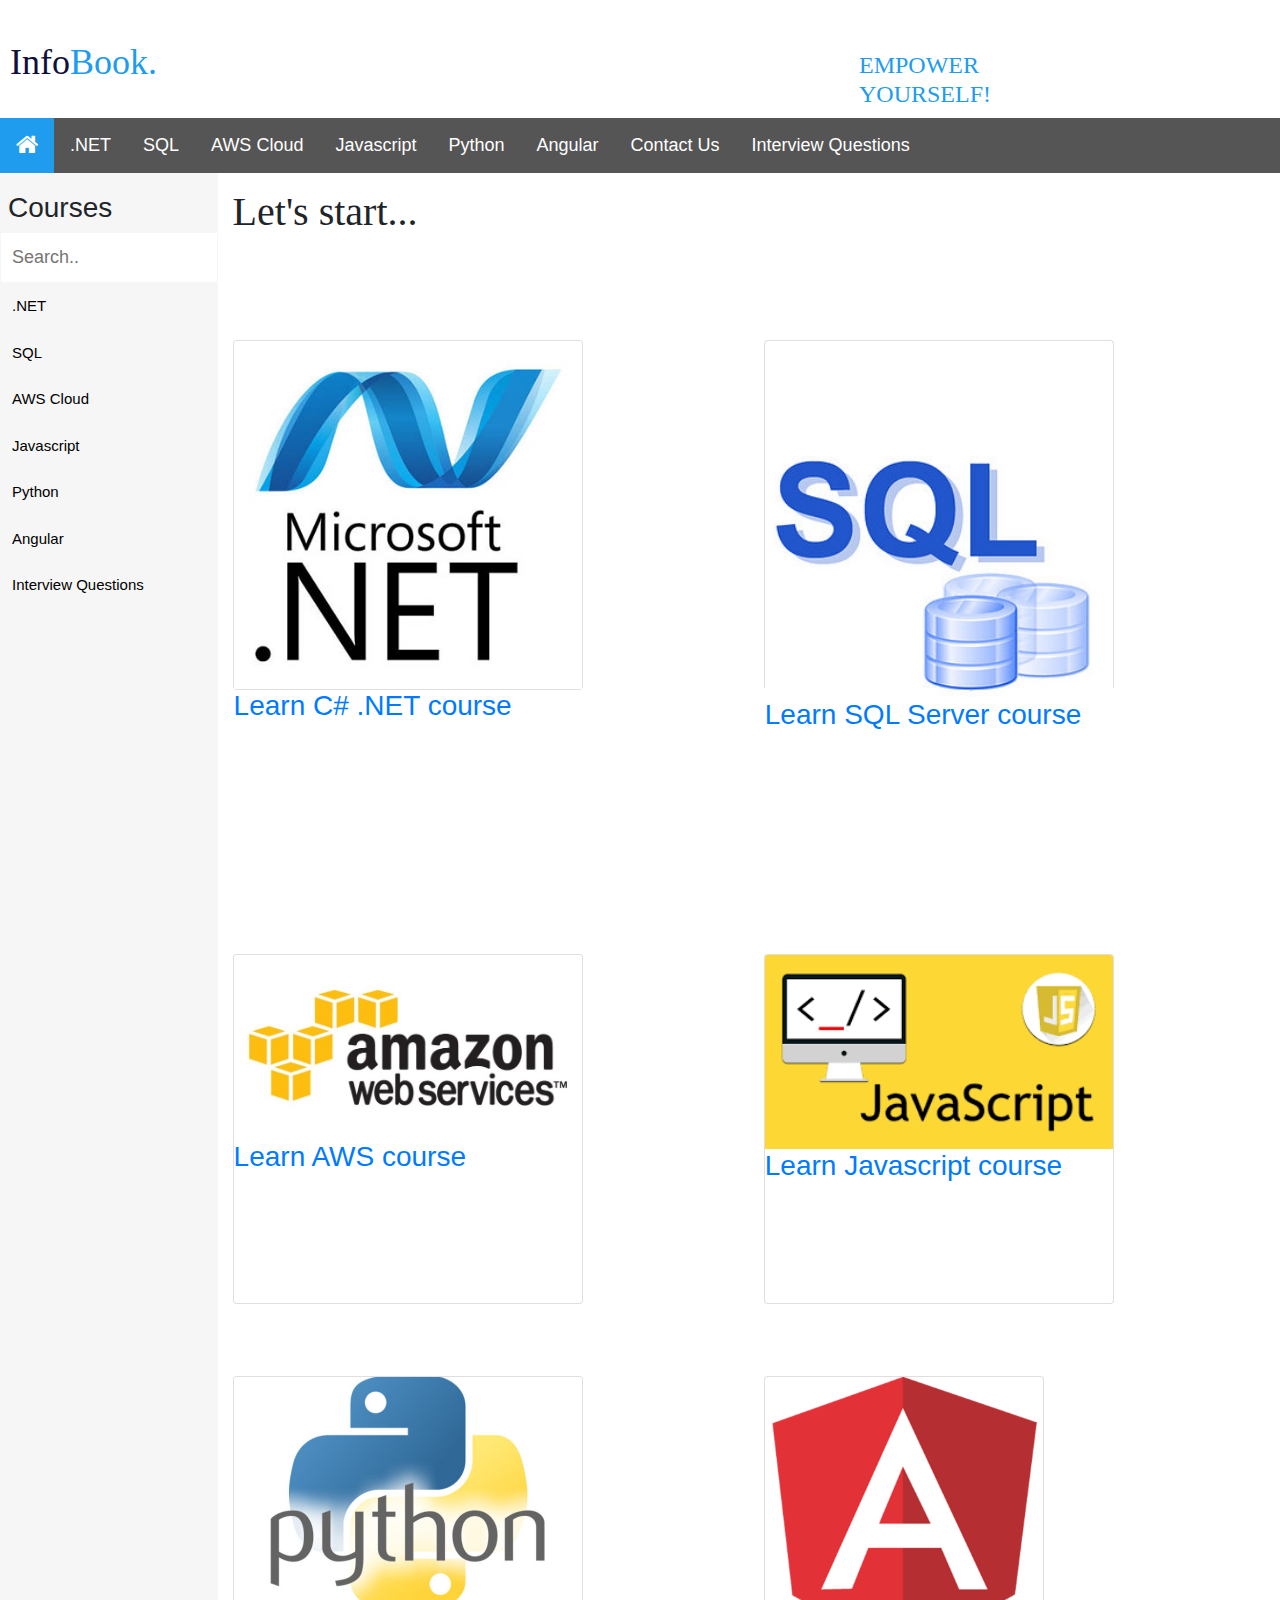
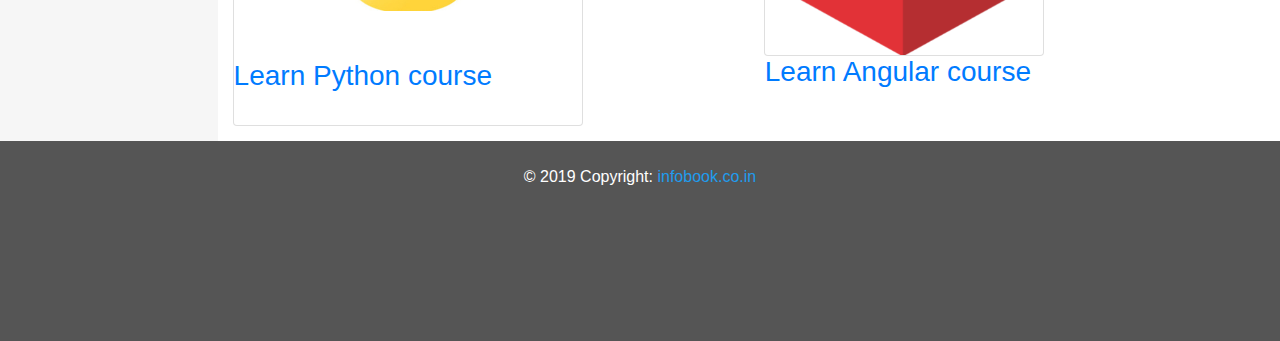
<file: index.html>
<!DOCTYPE html>
<html lang="en">
  <head>

    <meta name="keywords" content="What is C# ? C# Features C# Arrays" />
    <meta name="description" content="This article explains Features Arrays in C#." />
    <meta charset="utf-8">
    <meta http-equiv="X-UA-Compatible" content="IE=edge">
    <meta name="viewport" content="width=device-width, initial-scale=1">

    <title>Infobook</title>

    <!-- Required meta tags -->
    <meta charset="utf-8">

    <meta name="viewport" content="width=device-width, initial-scale=1, shrink-to-fit=no">
    <link rel="icon" type="image/png" href="images/favi_ib.png" />
    <script src="https://ajax.googleapis.com/ajax/libs/jquery/3.3.1/jquery.min.js"></script>
    <script src="https://cdnjs.cloudflare.com/ajax/libs/popper.js/1.14.7/umd/popper.min.js"></script>
    <script src="https://stackpath.bootstrapcdn.com/bootstrap/4.3.1/js/bootstrap.min.js"></script>
    <link rel="stylesheet" href="css/bootstrap.min.css">
    <link href="css/precode.css" type="text/css" rel="stylesheet" />
    <script type="text/javascript" src="js/precode.js"></script>
    <link rel="stylesheet" href="css/font-awesome.min.css">
    <link rel="stylesheet" href="css/style.css">

</head>
<body onload="onInitilize()">
        <div class="row">
            <div class="col-lg-9 col-md-12">
                <table style="width:100%;">
                    <tr style="height:100px;">
                        <th>
                            <div>
                                <h1 class="site-title"><a href="index.html" rel="home">&nbsp;Info<span>Book.</span></a></h1>
                            </div>
                        </th>
                        <th>
                            <div style="padding-top:50px; padding-left:700px; color:#209CEE;">
                                <h4>EMPOWER YOURSELF!</h4>
                             </div>
                        </th>
                    </tr>
                </table>
            </div>
            <div class="col-lg-3"></div>
        </div>

      <div id="tabheader" class="tab">
          <button id="btndefaulttab" class="tablinks" onclick="openCourse(event, 'hometab')"><i class="fa fa-home fa-lg"></i></button>
          <button id="btndotnettab" class="tablinks" onclick="openCourse(event, 'dotnettab')">.NET</button>
          <button id="btnsqltab" class="tablinks" onclick="openCourse(event, 'sqltab')">SQL</button>
          <button id="btnawscloudtab" class="tablinks" onclick="openCourse(event, 'awscloudtab')">AWS Cloud</button>
          <button id="btnjavascripttab" class="tablinks" onclick="openCourse(event, 'javascripttab')">Javascript</button>
          <button id="btnpythontab" class="tablinks" onclick="openCourse(event, 'pythontab')">Python</button>
          <button id="btnangulartab" class="tablinks" onclick="openCourse(event, 'angulartab')">Angular</button>
          <button id="btncontacttab" class="tablinks" onclick="openCourse(event, 'contacttab')">Contact Us</button>
          <div class="dropdown">
              <button onclick="setDropdownMenu()" class="dropbtn">Interview Questions <span class="caret"></span> </button>
              <div id="myDropdown" class="dropdown-content">
                <a href="#dotnettab">.NET</a>
                <a href="#sqltab">SQL</a>
                <a href="#awscloudtab">AWS Cloud</a>
                <a href="#javascripttab">Javascript</a>
                <a href="#pythontab">Python</a>
                <a href="#angulartab">Angular</a>
              </div>
          </div>

      </div>

      <div id="hometab" style="margin-left:15px;margin-right: 15px;" class="tabcontent">

            <div class="row">
              <div class="left">
                <h3>Courses</h3>
                <input type="text" id="mySearch" onkeyup="setHomeSideBar()" placeholder="Search.." title="Type in a category">
                <ul id="myMenu">
                  <li><a onclick="setDotnettab();" href="javascript:void(0);">.NET</a></li>
                  <li><a onclick="setSqltab();" href="javascript:void(0);">SQL</a></li>
                  <li><a onclick="setAwstab();" href="javascript:void(0);">AWS Cloud</a></li>
                  <li><a onclick="setJavascripttab();" href="javascript:void(0);">Javascript</a></li>
                  <li><a onclick="setPythontab();" href="javascript:void(0);">Python</a></li>
                  <li><a onclick="setAngulartab();" href="javascript:void(0);">Angular</a></li>
                  <li><a href="#">Interview Questions</a></li>
                </ul>
              </div>

              <div class="right">
                <h1 style="font-family:'Snell Roundhand';">Let's start...</h1> <br/><br/><br/><br/>
                  <div class="row">
                      <div class="col-lg-4 col-md-4 col-sm-6 col-xs-12">
                          <div class="card" style="height:350px; width:350px">

                              <a onclick="setDotnettab();" href="javascript:void(0);">
                                <img class="card-img-top" src="images/net_framwork_logo.jpg" alt=".Net Framework" style="width:100%">
                                <h3>Learn C# .NET course</h3>
                              </a>

                          </div>
                      </div>
                       <div class="col-lg-2 col-md-2 col-sm-6 col-xs-12">
                      </div>
                      <div class="col-lg-4 col-md-4 col-sm-6 col-xs-12">

                          <div class="card" style="height:350px; width:350px">
                              <a onclick="setSqltab();" href="javascript:void(0);">
                                <br/><br/><br/><br/>
                                <img class="card-img-top" src="images/sql-logo.jpg" alt="SQL Server" style="width:100%">
                                <h3>Learn SQL Server course</h3>
                              </a>
                          </div>
                      </div>

                      <div class="col-lg-2 col-md-2 col-sm-6 col-xs-12">
                      </div>

                  </div>
                  <br/><br/><br/><br/><br/><br/><br/><br/><br/><br/><br/>
                   <div class="row">
                      <div class="col-lg-4 col-md-4 col-sm-6 col-xs-12">
                          <div class="card" style="height:350px; width:350px">

                              <a onclick="setAwstab();" href="javascript:void(0);">
                                <img class="card-img-top" src="images/aws_logo.jpg" alt="AWS Course" style="width:100%">
                                <h3>Learn AWS course</h3>
                              </a>

                          </div>
                      </div>
                       <div class="col-lg-2 col-md-2 col-sm-6 col-xs-12">
                      </div>
                      <div class="col-lg-4 col-md-4 col-sm-6 col-xs-12">

                          <div class="card" style="height:350px; width:350px">
                              <a onclick="setJavascripttab();" href="javascript:void(0);">

                                <img class="card-img-top" src="images/javascript_logo.png" alt="Javascript" style="width:100%">
                                <h3>Learn Javascript course</h3>
                              </a>
                          </div>
                      </div>

                      <div class="col-lg-2 col-md-2 col-sm-6 col-xs-12">
                      </div>

                  </div>
                    <br/><br/><br/>
                   <div class="row">
                      <div class="col-lg-4 col-md-4 col-sm-6 col-xs-12">
                          <div class="card" style="height:350px; width:350px">

                              <a onclick="setPythontab();" href="javascript:void(0);">
                                <img class="card-img-top" src="images/python_logo.jpeg" alt="Python course" style="width:100%">
                                <br/><br/><br/>
                                  <h3>Learn Python course</h3>
                              </a>

                          </div>
                      </div>
                       <div class="col-lg-2 col-md-2 col-sm-6 col-xs-12">
                      </div>
                      <div class="col-lg-4 col-md-4 col-sm-6 col-xs-12">

                          <div class="card" style="height:280px; width:280px">
                              <a onclick="setAngulartab();" href="javascript:void(0);">

                                <img class="card-img-top" src="images/angular_logo.png" alt="Angular course" style="width:100%">
                                <h3>Learn Angular course</h3>
                              </a>
                          </div>
                      </div>

                      <div class="col-lg-2 col-md-2 col-sm-6 col-xs-12">
                      </div>
                  </div>
              </div>
            </div>

      </div>
      <div id="dotnettab" class="tabcontent">
        <div class="row">
          <div class="col-md-12 col-lg-12 col-sm-12 col-xs-12">
             <div class="tab1">

                 <div style="font-size:5px; border-bottom: 1px solid #ccc; padding-top:14px; padding-left:14px;">
                     <h3>C# .NET</h3></div>
                  <button class="tab1links" onclick="setSubMenu(event, 'csharpbasic')" id="defaulttab">C# Basics</button>
                  <button class="tab1links" onclick="setSubMenu(event, 'arraystring')">C# Array & String</button>
                  <button class="tab1links" onclick="setSubMenu(event, 'oops')">C# OOPs Concept</button>
                 <button class="tab1links" onclick="setSubMenu(event, 'Tokyo')">C# Garbage Collection</button>
                 <button class="tab1links" onclick="setSubMenu(event, 'Tokyo')">C# Exception & Reflection</button>
                  <button class="tab1links" onclick="setSubMenu(event, 'netcollection')">C# Collections</button>
                 <button class="tab1links" onclick="setSubMenu(event, 'netdelegate')">C# Delegates & Events</button>
                 <button class="tab1links" onclick="setSubMenu(event, 'Tokyo')">C# Anonymous Function</button>
                 <button class="tab1links" onclick="setSubMenu(event, 'Tokyo')">C# Multithreading Concept</button>
                 <button class="tab1links" onclick="setSubMenu(event, 'Tokyo')">C# Synchronization</button>
                 <button class="tab1links" onclick="setSubMenu(event, 'Tokyo')">C# SOLID Principals</button>
                 <button class="tab1links" onclick="setSubMenu(event, 'Tokyo')">C# Design Pattern</button>
                 <button class="tab1links" onclick="setSubMenu(event, 'Tokyo')">C# AOPs</button>
                 <button class="tab1links" onclick="setSubMenu(event, 'Tokyo')">C# LINQ</button>
                 <button class="tab1links" onclick="setSubMenu(event, 'Tokyo')">C# Console Application</button>
                 <button class="tab1links" onclick="setSubMenu(event, 'Tokyo')">C# WPF</button>
                 <button class="tab1links" onclick="setSubMenu(event, 'Tokyo')">C# ASP.NET MVC</button>
                 <button class="tab1links" onclick="setSubMenu(event, 'Tokyo')">C# WCF</button>
                 <button class="tab1links" onclick="setSubMenu(event, 'Tokyo')">C# WEB API</button>
                 <button class="tab1links" onclick="setSubMenu(event, 'Tokyo')">C# Entity Framework</button>
                 <button class="tab1links" onclick="setSubMenu(event, 'Tokyo')">C# Interview Question</button>

            </div>

            <div id="csharpbasic" class="tab1content">
              <div>
                  <h2><span style="color:#209CEE;">What is C# ?</span></h2>
                              <p>C# is a type safe object oriented language that enables developers to build variety of
                                  secure and robust applications to execute on the .NET framework. User can create Windows client applications,
                                  XML web services, distributed components, client – server applications and database applications.</p>
                              <p>C# supports encapsulation, inheritance, polymorphism. C# supports pointers and unsafe code for memory access.
                                  C# supports the interoperability feature. It helps the user to perform all work similar to the C++
                                  application.</p>
                              <p><b>Anders Hejlsberg</b> is known as the <b>founder of C# language</b>.</p>
                              <h2><span style="color:#209CEE;">C# Features</span></h2>
                              <p>Features of C# are mentioned below:</p>
                              <p>1. It is type safe providing implicit conversions by default data type to the derived type</p>
                              <p>2. The enumeration members are placed in its scope</p>
                              <p>3. The garbage collection is automatic through the finalization process</p>
                              <p>4. The variance feature allows to specify in and out parameters on the generic types</p>
                              <p>5. The calls to the COM methods and Interop with less code in the system</p>
                              <p>6. The C# code can be compiled on various platforms</p>
                              <h2><span style="color:#209CEE;">.NET Framework Architecture</span></h2>
                              <p>The .NET framework is responsible for executing the C# program in the system. Framework is the combination
                                  of common language runtime and a set of class libraries. The implementation of Common Language
                                  Infrastructure (CLI) is done through Common Language Runtime (CLR).</p><p>Microsoft .NET framework consists
                                  of the following main components:</p>
                              <p>· Common Language Runtime</p><p>· Base class library</p><p>· User Program interfaces</p>
                              <p>The architecture diagram for .NET architecture with relationship to C# is as shown below:</p>
                              <p><img src="images/clr_logo.png" /></p><p><strong>Common Language Runtime (CLR):</strong> The CLR is the most important component of the .NET framework. It is an environment where all the programs using the .NET technology are executed. The services provided by CLR includes code compilation, memory allocation, and garbage collection. The code is translated into Intermediate language (IL). The IL code can be executed across different platforms.</p><p>IL is converted into machine language during the execution by Just – In – Time compiler. During the JIT compilation, the code is checked for type safety. CLR consists of common set of rules followed by all languages of the .NET framework. This set of rules is known as Common Language Specification (CLS). CLS helps the objects and applications created in certain language to interact with the object and applications of another language.</p><p>CLS has the specification defined as Common Type System (CTS). It provides a type system that is common across all languages. CTS is used to define the data types declaration, use and managed in the code at run time.</p><p>During the execution the CLR performs the following tasks:</p><p><strong>1) Loading assemblies and identifying namespaces:</strong> Assemblies are loaded in the memory. After loading the assemblies, CLR identifies namespaces for the code in the assemblies. Namespaces are the collection of classes.</p><p><strong>2) JIT compilation: </strong>Before the code is executed, the IL code is converted into machine language by the JIT compiler. In the verification process, the IL code is checked for memory locations available to access, methods called through the properly defined types.</p><p><strong>3) Garbage collection: </strong>The garbage collection process executes after the JIT compilation manages the allocation and de - allocation of memory for an application.</p><p><span><strong>Base Class Library: </strong></span>The .NET framework class library works with any .NET language such as VB.NET, VC#, VC++.NET. The class library provides classes that can be used in the code to accomplish the common programming tasks.</p><p>The .NET framework class library consists of namespaces that are contained within the assemblies.</p><p><span><strong>Namespaces: </strong></span>The namespaces helps user to create logical groups of related classes and interfaces. It allows user to organize classes that can be used for accessing by other applications. They can be used to avoid conflicts between classes that have same names.</p><p><span><strong>Assemblies: </strong></span>An assembly is a single deployment unit that contains all information regarding implementation of classes, structures and interfaces. The assembly holds the information about itself. The information is known as metadata.</p>

                              <h2><span style="color:#209CEE;">.NET CLR Functions</span></h2>
                              <p>Following are the functions of the CLR. </p>
                              <p>&nbsp;. It converts program into native code. </p>
                              <p>&nbsp;. Handles Exceptions </p>
                              <p>&nbsp;. Provides type safety </p>
                              <p>&nbsp;. Memory management </p>
                              <p>&nbsp;. Provides security </p>
                              <p>&nbsp;. Improved performance </p>
                              <p>&nbsp;. Language independent </p>
                              <p>&nbsp;. Platform independent </p>
                              <p>&nbsp;. Garbage collection </p>
                              <p>&nbsp;. Provides language features such as inheritance, interfaces, and overloading for object-oriented programmings.</p>

                              <h2><span style="color:#209CEE;">C# Simple Example</span></h2>
                                <div>
<pre class="pre-scrollable prettyprint">
class Program
{
    static void Main(string[] args)
    {
        System.Console.WriteLine("Hello World!");
    }
}
</pre>
                                </div>
                                <p>Output:</p>
                                <div><pre>Hello World!
                                </pre></div>
                                <h2><span style="color:#209CEE;">C# Variable</span></h2>
                                <p>A variable is a name of memory location and used to store data. Its value can be changed and it can be reused several times.</p>
                                <p>Example shown below:</p>
<pre class="prettyprint">
int i, j;
double d;
float f;
char ch;
</pre>
                                 <p>Initialization of variable shown below:</p>
<pre class="prettyprint">
int i=1,j=7;
float f=8.8;
char ch='A'
</pre>

                                <h2><span style="color:#209CEE;">C# Data Types</span></h2>
                                <p>A data type specifies the type of data that a variable can store such as integer, floating, character etc.</p>
                                <table class="table table-bordered">
                                   <thead>
                                        <tr class="success">
                                          <th>Types</th>
                                          <th>Data Types</th>
                                       </tr>
                                   </thead>
                                    <tbody>
                                       <tr>
                                          <td>Value Data Type</td>
                                          <td>short, int, char, float, double etc</td>
                                       </tr>
                                       <tr>
                                          <td>Reference Data Type</td>
                                          <td>String, Class, Object and Interface</td>
                                       </tr>
                                       <tr>
                                          <td>Pointer Data Type</td>
                                          <td>Pointers</td>
                                       </tr>
                                    </tbody>
                                </table>
                                <h2><span style="color:#209CEE;">C# operators</span></h2>
                                <p><img src="images/operator-logo.png" /></p>
                                <h2><span style="color:#209CEE;">C# Ternary Operator</span></h2>
                                  <p> Example below given:</p>
<pre class="prettyprint">
int x = 40, y = 20;
var result = x > y ? "x is greater than y" : "x is less than or equal to y";
Console.WriteLine(result);
</pre>
<pre>
x is greater than y
</pre>
                                <h2><span style="color:#209CEE;">C# IF-else Statement</span></h2>
                                <p>Syntax:</p>
<pre class="prettyprint">
if (condition)
{
    //To Do
}
else
{
    //To Do
}
</pre>
                                <h2><span style="color:#209CEE;">C# Switch Statement</span></h2>
                                <p>The C# switch statement executes one statement from multiple conditions.</p>
                                <p>Syntax:</p>
<pre class="prettyprint">
switch(expression)
{
case value1:
 //todo;
 break;
case value2:
 //todo;
 break;
......

default:
 //todo
 break;
}
</pre>
                                  <p>Example:</p>
<pre class="prettyprint">
using System;
public class SwitchExample
{
  public static void Main(string[] args)
  {
      Console.WriteLine("Enter a number:");
      int num = Convert.ToInt32(Console.ReadLine());

      switch (num)
      {
          case 40: Console.WriteLine("It is 40"); break;
          case 50: Console.WriteLine("It is 50"); break;
          case 60: Console.WriteLine("It is 60"); break;
          default: Console.WriteLine("Not Matching"); break;
      }
  }
}
</pre>
                                            <h2><span style="color:#209CEE;">C# For Loop Statement</span></h2>
                                            <p>The C# for loop is used to iterate a part of the program several times. If the number of iteration is fixed, it is recommended to use for loop than while or do-while loops.</p>
<pre class="prettyprint">
for(initialization; condition; incr/decr)
{
//todo
}
</pre>
<pre class="prettyprint">
using System;
public class ForExample
{
  public static void Main(string[] args)
  {
      for(int i=1;i<=10;i++){
        Console.WriteLine(i);
      }
  }
}
</pre>
                                            <h2><span style="color:#209CEE;">C# While Loop Statement</span></h2>
                                            <p>While loop is used to iterate a part of the program several times. If the number of iteration is not fixed, it is recommended to use while loop than for loop.</p>
<pre class="prettyprint">
while(condition){
//code to be executed
}
</pre>
<pre class="prettyprint">
using System;
public class WhileExample
{
  public static void Main(string[] args)
  {
      int i=1;
      while(i<=10)
      {
          Console.WriteLine(i);
          i++;
      }
 }
}
</pre>
                  <h2><span style="color:#209CEE;">C# Do-While Loop Statement</span></h2>
                                            <p>The C# do-while loop is used to iterate a part of the program several times. If the number of iteration is not fixed and you must have to execute the loop at least once, it is recommended to use do-while loop.</p>
<pre class="prettyprint">
do{
//code to be executed
}while(condition);
</pre>
<pre class="prettyprint">
using System;
public class DoWhileExample
{
  public static void Main(string[] args)
  {
      int i = 1;

      do{
          Console.WriteLine(i);
          i++;
      } while (i <= 10) ;

 }
}
</pre>
                  <h2><span style="color:#209CEE;">C# Break Statement</span></h2>
                                            <p>The C# break is used to break loop or switch statement. It breaks the current flow of the program at the given condition. In case of inner loop, it breaks only inner loop.</p>
<pre class="prettyprint">
jump statement;
break;
</pre>
<pre class="prettyprint">
using System;
public class BreakExample
{
  public static void Main(string[] args)
  {
      for (int i = 1; i <= 10; i++)
      {
          if (i == 5)
          {
              break;
          }
          Console.WriteLine(i);
      }
  }
}
</pre>
                  <p>Output:</p>
<pre>
1
2
3
4
</pre>
                  <h2><span style="color:#209CEE;">C# Continue Statement</span></h2>
                                            <p>The C# break is used to break loop or switch statement. It breaks the current flow of the program at the given condition. In case of inner loop, it breaks only inner loop.</p>
<pre class="prettyprint">
jump-statement;
continue;
</pre>
<pre class="prettyprint">
using System;
public class ContinueExample
{
  public static void Main(string[] args)
  {
     for(int i=1;i<=10;i++){
        if(i==5){
            continue;
        }
        Console.WriteLine(i);
    }
  }
}
</pre>
                  <p>Output:</p>
<pre>
1
2
3
4
6
7
8
9
10
</pre>
                  <h2><span style="color:#209CEE;">C# Goto Statement</span></h2>
                                            <p>The C# goto statement is also known jump statement. It is used to transfer control to the other part of the program. It unconditionally jumps to the specified label.</p>
<pre class="prettyprint">
using System;
public class GotoExample
{
  public static void Main(string[] args)
  {
  ineligible:
      Console.WriteLine("Not eligible!");

  Console.WriteLine("Enter your age:\n");
  int age = Convert.ToInt32(Console.ReadLine());
  if (age < 18){
          goto ineligible;
  }
  else
  {
          Console.WriteLine("Eligible");
  }
  }
}
</pre>
                  <h2><span style="color:#209CEE;">C# Method/Function</span></h2>
                                            <p>Method/Function is a block of code that has a signature. Function is used to execute statements specified in the code block.</p>
<pre class="prettyprint">
&lt;access-specifier&gt; &lt;return-type &gt; FunctionName(&lt;parameters&gt;)
{
// method body
// return statement
}
</pre>

<pre class="prettyprint">
public return add(int a, int b)
{
    return  a+ b;
}
</pre>
                  <h2><span style="color:#209CEE;">C# Call By Value</span></h2>
                                            <p>value-type parameters are that pass a copy of original value to the function rather than reference. It does not modify the original value. A change made in passed value does not alter the actual value.</p>
<pre class="prettyprint">
using System;
namespace CallByValueExample
{
    class Program
    {
        // User defined function
        public void Print(int val)
        {
             val *= val; // Manipulating value
            Console.WriteLine("Value inside the show function "+val);

        }

        static void Main(string[] args)
        {
            int val = 50;
            Program program = new Program();
            Console.WriteLine("Value before calling the function "+val);
            program.Print(val); // Calling Function by passing value
            Console.WriteLine("Value after calling the function " + val);
        }
    }
}
</pre>
<p>Output:</p>
<pre>
Value before calling the function 50
Value inside the show function 2500
Value after calling the function 50
</pre>
                                    <h2><span style="color:#209CEE;">C# Call By Reference</span></h2>
                                            <p>C# provides a ref keyword to pass argument as reference-type. It passes reference of arguments to the function rather than copy of original value. The changes in passed values are permanent and modify the original variable value.C# provides a ref keyword to pass argument as reference-type. It passes reference of arguments to the function rather than copy of original value. The changes in passed values are permanent and modify the original variable value.</p>
<pre class="prettyprint">
using System;
namespace CallByReferenceExample
{
    class Program
    {
        // User defined function
        public void Show(ref int val)
        {
             val *= val; // Manipulating value
            Console.WriteLine("Value inside the show function "+val);

        }
        // Main function, execution entry point of the program
        static void Main(string[] args)
        {
            int val = 50;
            Program program = new Program(); // Creating Object
            Console.WriteLine("Value before calling the function "+val);
            program.Show(ref val); // Calling Function by passing reference
            Console.WriteLine("Value after calling the function " + val);
        }
    }
}
</pre>
<p>Output:</p>
<pre>
Value before calling the function 50
Value inside the show function 2500
Value after calling the function 2500
</pre>

                                                      <h2><span style="color:#209CEE;">C# Out Parameter</span></h2>
                                            <p>C# provides out keyword to pass arguments as out-type. It is like reference-type, except that it does not require variable to initialize before passing. We must use out keyword to pass argument as out-type. It is useful when we want a function to return multiple values.</p>
<pre class="prettyprint">
using System;
namespace OutParameter
{
    class Program
    {
        // User defined function
        public void Show(out int val) // Out parameter
        {
            int square = 5;
            val = square;
            val *= val; // Manipulating value
        }
        // Main function, execution entry point of the program
        static void Main(string[] args)
        {
            int val = 50;
            Program program = new Program(); // Creating Object
            Console.WriteLine("Value before passing out variable " + val);
            program.Show(out val); // Passing out argument
            Console.WriteLine("Value after recieving the out variable " + val);
        }
    }
}
</pre>
<p>Output:</p>
<pre>
Value before passing out variable 50
Value after receiving the out variable 25
</pre>
                                        <h2><span style="color:#209CEE;">C# Ref Vs Out</span></h2>
                                        <p><img src="images/refout-logo.png" /></p>
              </div>


            </div>

            <div id="arraystring" class="tab1content">
              <h2><span style="color:#209CEE;">C# Arrays</span></h2>
                <p>An array in C# is a group of similar types of elements that have contiguous memory location. In C#, array is an object of base type System.Array. In C#, array index starts from 0. We can store only fixed set of elements in C# array.</p>
                <br/>
                <p><img src="images/arrays-logo.jpg" /></p>
                <p>Syntax:</p>
                <pre class="prettyprint">
                    &lt; Data Type &gt; [ ] &lt; Name_Array &gt;
                </pre>
                <p>Example</p>
<pre class="prettyprint">
int[] x;  // can store int values
string[] s; // can store string values
double[] d; // can store double values
Student[] stud1; // can store instances of Student class which is custom class
</pre>
                <p><b>Key Points:</b></p>
                <p>&bull; In C#, all arrays are dynamically allocated.</p>
                <p>&bull; Since arrays are objects in C#, we can find their length using member length. This is different from C/C++
                    where we find length using sizeof. </p>
                <p>&bull; A C# array variable can also be declared like other variables with [] after the data type.</p>
                <p>&bull; The variables in the array are ordered and each has an index beginning from 0.</p>
                <p>&bull; C# array is an object of base type System.Array.</p>
                <p>&bull; Default values of numeric array and reference type elements are set to be respectively zero and null.</p>
                <h2><span style="color:#209CEE;">C# Array Types</span></h2>
                <p>There are 3 types of arrays in C# programming:</p>

                <p>Single Dimensional Array</p>
                <p>Multidimensional Array</p>
                <p>Jagged Array</p>

                <h2><span style="color:#209CEE;">C# Single Dimensional Array</span></h2>
                <p>To create single dimensional array, you need to use square brackets [] after the type.</p>
                <pre class="prettyprint">int[] arr = new int[5];//creating array</pre>
                <p>Example:</p>
<pre class="prettyprint">
using System;
public class ArraySingleDExample
{
    public static void Main(string[] args)
    {
        int[] arr = new int[5];//creating array
        arr[0] = 10;//initializing array
        arr[2] = 20;
        arr[4] = 30;

        //traversing array
        for (int i = 0; i < arr.Length; i++)
        {
            Console.WriteLine(arr[i]);
        }
    }
}
</pre>
                <p>Output:</p>
                <pre>10 0 20 0 30</pre>
                <p>There are 3 ways to initialize array at the time of declaration.</p>
                <pre class="prettyprint">int[] arr = new int[5]{ 10, 20, 30, 40, 50 };  </pre>
                <pre class="prettyprint">int[] arr = new int[]{ 10, 20, 30, 40, 50 };   </pre>
                <pre class="prettyprint">int[] arr = { 10, 20, 30, 40, 50 };  </pre>

                <h2><span style="color:#209CEE;">C# Multidimensional Arrays</span></h2>
                <p>The multidimensional array is also known as rectangular arrays in C#. It can be two dimensional or three dimensional. The data is stored in tabular form (row * column) which is also known as matrix.</p>
                <p>Example:</p>
<pre class="prettyprint">
int[,] arr=new int[3,3];//declaration of 2D array
int[,,] arr=new int[3,3,3];//declaration of 3D array
</pre>
<pre class="prettyprint">
using System;
public class MultiArrayExample
{
    public static void Main(string[] args)
    {
        int[,] arr=new int[3,3];//declaration of 2D array
        arr[0,1]=10;//initialization
        arr[1,2]=20;
        arr[2,0]=30;

        //traversal
        for(int i=0;i<3;i++){
            for(int j=0;j<3;j++){
                Console.Write(arr[i,j]+" ");
            }
            Console.WriteLine();//new line at each row
        }
    }
}
</pre>
                <p>Output:</p>
<pre>
0 10 0
0 0 20
30 0 0
</pre>
                <p>There are 3 ways to initialize  multidimensional array at the time of declaration.</p>
                <pre class="prettyprint">int[,] arr = new int[3,3]= { { 1, 2, 3 }, { 4, 5, 6 }, { 7, 8, 9 } };  </pre>
                <pre class="prettyprint">int[,] arr = new int[,]{ { 1, 2, 3 }, { 4, 5, 6 }, { 7, 8, 9 } };  </pre>
                <pre class="prettyprint">int[,] arr = { { 1, 2, 3 }, { 4, 5, 6 }, { 7, 8, 9 } }; </pre>
                <h2><span style="color:#209CEE;">C# Jagged Arrays</span></h2>
                <p>Jagged array is also known as "array of arrays" because its elements are arrays. The element size of jagged array can be different.</p>
                <p>Example:</p>
<pre class="prettyprint">
int[][] arr = new int[2][];
Initialization
arr[0] = new int[4];
arr[1] = new int[6];
Inserting elements
arr[0] = new int[4] { 11, 21, 56, 78 };
arr[1] = new int[6] { 42, 61, 37, 41, 59, 63 };
</pre>
<pre class="prettyprint">
public class JaggedArrayTest
{
    public static void Main()
    {
        int[][] arr = new int[2][];// Declare the array

        arr[0] = new int[] { 11, 21, 56, 78 };// Initialize the array
        arr[1] = new int[] { 42, 61, 37, 41, 59, 63 };

        // Traverse array elements
        for (int i = 0; i < arr.Length; i++)
        {
            for (int j = 0; j < arr[i].Length; j++)
            {
                System.Console.Write(arr[i][j]+" ");
            }
            System.Console.WriteLine();
        }
    }
}
</pre>
                <p>Output:</p>
<pre>
11 21 56 78
42 61 37 41 59 63
</pre>
                <p>Let's see a simple example of jagged array which initializes the jagged arrays upon declaration.</p>
<pre class="prettyprint">
public class JaggedArrayTest
{
    public static void Main()
    {
        int[][] arr = new int[3][]{
        new int[] { 11, 21, 56, 78 },
        new int[] { 2, 5, 6, 7, 98, 5 },
        new int[] { 2, 5 }
        };

        // Traverse array elements
        for (int i = 0; i < arr.Length; i++)
        {
            for (int j = 0; j < arr[i].Length; j++)
            {
                System.Console.Write(arr[i][j]+" ");
            }
            System.Console.WriteLine();
        }
    }
}
</pre>
                 <p>Output:</p>
<pre>
11 21 56 78
2 5 6 7 98 5
2 5
</pre>
                            <h2><span style="color:#209CEE;">C# Params</span></h2>
                            <p>The params is a keyword which is used to specify a parameter that takes variable number of arguments.
                                It is useful when we don't know the number of arguments prior.
                                Only one params keyword is allowed and no additional parameter is permitted after params
                                keyword in a function declaration.</p>
                            <p>Example:</p>
<pre class="prettyprint">
using System;
namespace AccessSpecifiers
{
    class Program
    {
        // User defined function
        public void Print(params int[] val) // Params Paramater
        {
            for (int i=0; i < val.Length; i++)
            {
                Console.WriteLine(val[i]);
            }
        }

        static void Main(string[] args)
        {
            Program program = new Program(); // Creating Object
            program.Print(2,4,6,8,10,12,14); // Passing arguments of variable length
        }
    }
}
</pre>
                 <p>Output:</p>
<pre>
2 4 6 8 10 12 14
</pre>
                <h2><span style="color:#209CEE;">C# Array class</span></h2>
                            <p>C# Array class Signature</p>
<pre class="prettyprint">
[SerializableAttribute]
[ComVisibleAttribute(true)]
public abstract class Array : ICloneable, IList, ICollection,
IEnumerable, IStructuralComparable, IStructuralEquatable
</pre>
                        <p>Example with some array properies and methods</p>
<pre class="prettyprint pre-scrollable">
using System;
namespace CSharpProgram
{
    class Program
    {
        static void Main(string[] args)
        {
            // Creating an array
            int[] arr = new int[6] { 5, 8, 9, 25, 0, 7 };
            // Creating an empty array
            int[] arr2 = new int[6];
            // Displaying length of array
            Console.WriteLine("length of first array: "+arr.Length);
            // Sorting array
            Array.Sort(arr);
            Console.Write("First array elements: ");
            // Displaying sorted array
            PrintArray(arr);
            // Finding index of an array element
            Console.WriteLine("\nIndex position of 25 is "+Array.IndexOf(arr,25));
            // Coping first array to empty array
            Array.Copy(arr, arr2, arr.Length);
            Console.Write("Second array elements: ");
            // Displaying second array
            PrintArray(arr2);
            Array.Reverse(arr);
            Console.Write("\nFirst Array elements in reverse order: ");
            PrintArray(arr);
        }
        // User defined method for iterating array elements
        static void PrintArray(int[] arr)
        {
            foreach (Object elem in arr)
            {
                Console.Write(elem+" ");
            }
        }
    }
}
</pre>
                <p>Output:</p>
<pre>
length of first array: 6
First array elements: 0 5 7 8 9 25
Index position of 25 is 5
Second array elements: 0 5 7 8 9 25
First Array elements in reverse order: 25 9 8 7 5 0
</pre>
                    <h2><span style="color:#209CEE;">C# Strings</span></h2>
                            <p>C#, string is an object of System.String class that represent sequence of characters</p>
                    <h2><span style="color:#209CEE;">string vs String</span></h2>
                            <p>C#, string is keyword which is an alias for System.String class. Hence string and String are equivalent and we can use any.</p>
<pre class="prettyprint">
string s1 = "Galaxy";//string keyword
String s2 = "Galaxy";//String class
</pre>
<pre class="prettyprint">
using System;
public class StringExample
{
    public static void Main(string[] args)
    {
        string s1 = "Nice";

        char[] ch = { 'N', 'i', 'c', 'e'};
        string s2 = new string(ch);

        Console.WriteLine(s1);
        Console.WriteLine(s2);
    }
}
</pre>
<pre>
Nice
Nice
</pre>
                <h2><span style="color:#209CEE;">C# String Compare()</span></h2>
                            <p>C#, string compare method is used to comapre two string, if both strings are equal, it returns 0. If first string is greater than second string, it returns 1 else it returns -1.</p>
<pre class="prettyprint">
using System;
public class StringExample
{
    public static void Main(string[] args)
    {
        string s1 = "hello";
        string s2 = "hello";
        string s3 = "bye";
        string s4 = "hi";

        Console.WriteLine(string.Compare(s1,s2));
        Console.WriteLine(string.Compare(s2,s3));
        Console.WriteLine(string.Compare(s3,s4));
    }
}
</pre>
<pre>
0
1
-1
</pre>
                            <h2><span style="color:#209CEE;">C# String Remove()</span></h2>
                            <p>C#, Remove() method is used to get a new string after removing all the characters from specified begining Index till given length.</p>
<pre class="prettyprint">
using System;
public class StringExample
{
    public static void Main(string[] args)
    {
       string s1 = "Hello World";
       string s2 = s1.Remove(2);
       Console.WriteLine(s2);
   }
}
</pre>
<pre>
He
</pre>
                    <h2><span style="color:#209CEE;">C# String Split()</span></h2>
                            <p>The Split() method is used to split a string into substrings on the basis of characters in an array. It returns string array.</p>
<pre class="prettyprint">
using System;
public class StringExample
{
    public static void Main(string[] args)
    {
       string s1 = "I am fine";
       string[] s2 = s1.Split(' ');
       foreach (string s3 in s2)
       {
        Console.WriteLine(s3);
       }
    }
}
</pre>
<pre>
I
am
fine
</pre>
                <h2><span style="color:#209CEE;">C# String Replace()</span></h2>
                            <p>The Replace() method is used to get a string in which all occurrences of a specified Unicode character in this string are replaced with another specified Unicode character.</p>
<pre class="prettyprint">
using System;
public class StringExample
{
    public static void Main(string[] args)
    {
       string s1 = "Welcome C#";
       string s2 = s1.Replace("Welcome","Great");
       Console.WriteLine(s2);
    }
}
</pre>
<pre>
Great C#
</pre>

            </div>

            <div id="oops" class="tab1content">
                <div>
                    <h2><span style="color:#209CEE;">OOPs Overview</span></h2>
                            <p>Object oriented programming (OOP) is a programming structure where programs are organized around objects as opposed to action and logic. This is essentially a design philosophy that uses a different set of programming languages such as C#. Understanding OOP concepts can help
                                make decisions about how you should design an application and what language to use.</p>

                </div>
            </div>
              <div id="netcollection" class="tab1content">
              <h3>C# Control Statements</h3>
              <p>C# Control Statements</p>
            </div>
              <div id="netdelegate" class="tab1content">
              <h3>C# Control Statements</h3>
              <p>C# Control Statements</p>
            </div>



          </div>
        </div>


      </div>

      <div id="sqltab" class="tabcontent">
          <h3>SQL</h3>
          <p>SQL is the capital of SQL</p>
      </div>

      <div id="awscloudtab" class="tabcontent">
          <h3>AWS Cloud</h3>

      </div>

      <div id="javascripttab" class="tabcontent">
          <h3>Javascript</h3>
          <p>Javascript is the capital of AWS Cloud.</p>
      </div>

      <div id="pythontab" class="tabcontent">
          <h3>Python</h3>
          <p>Python is the capital of AWS Cloud.</p>
      </div>

      <div id="angulartab" class="tabcontent">
          <h3>Angular</h3>
          <p>Angular is the capital of AWS Cloud.</p>
      </div>

      <div id="interviewtab" class="tabcontent">
          <h3>Interview Questions</h3>
          <p>Interview is the capital of AWS Cloud.</p>
      </div>

      <div id="contacttab" class="tabcontent">
          <div>
                <h3>Contact Details</h3> <br/>
                <p style="font-size:20px;"><i class="fa fa-envelope"> arvind.pravat@gmail.com</i></p>
                <p style="font-size:20px;"><i class="fa fa-phone"> +91 9035744150</i></p>

          </div>
      </div>




     <!-- Footer -->
     <!-- Copyright -->
    <footer class="footer"><br/> © 2019 Copyright:
        <a href="infobook.co.in"> infobook.co.in</a>
    </footer>
    <!-- Copyright -->
    <!-- Footer -->
    <script type='text/javascript' src='js/custom.js'></script>
    <script type='text/javascript' src='js/bootstrap.min.js'></script>

</body>
</html>
</file>
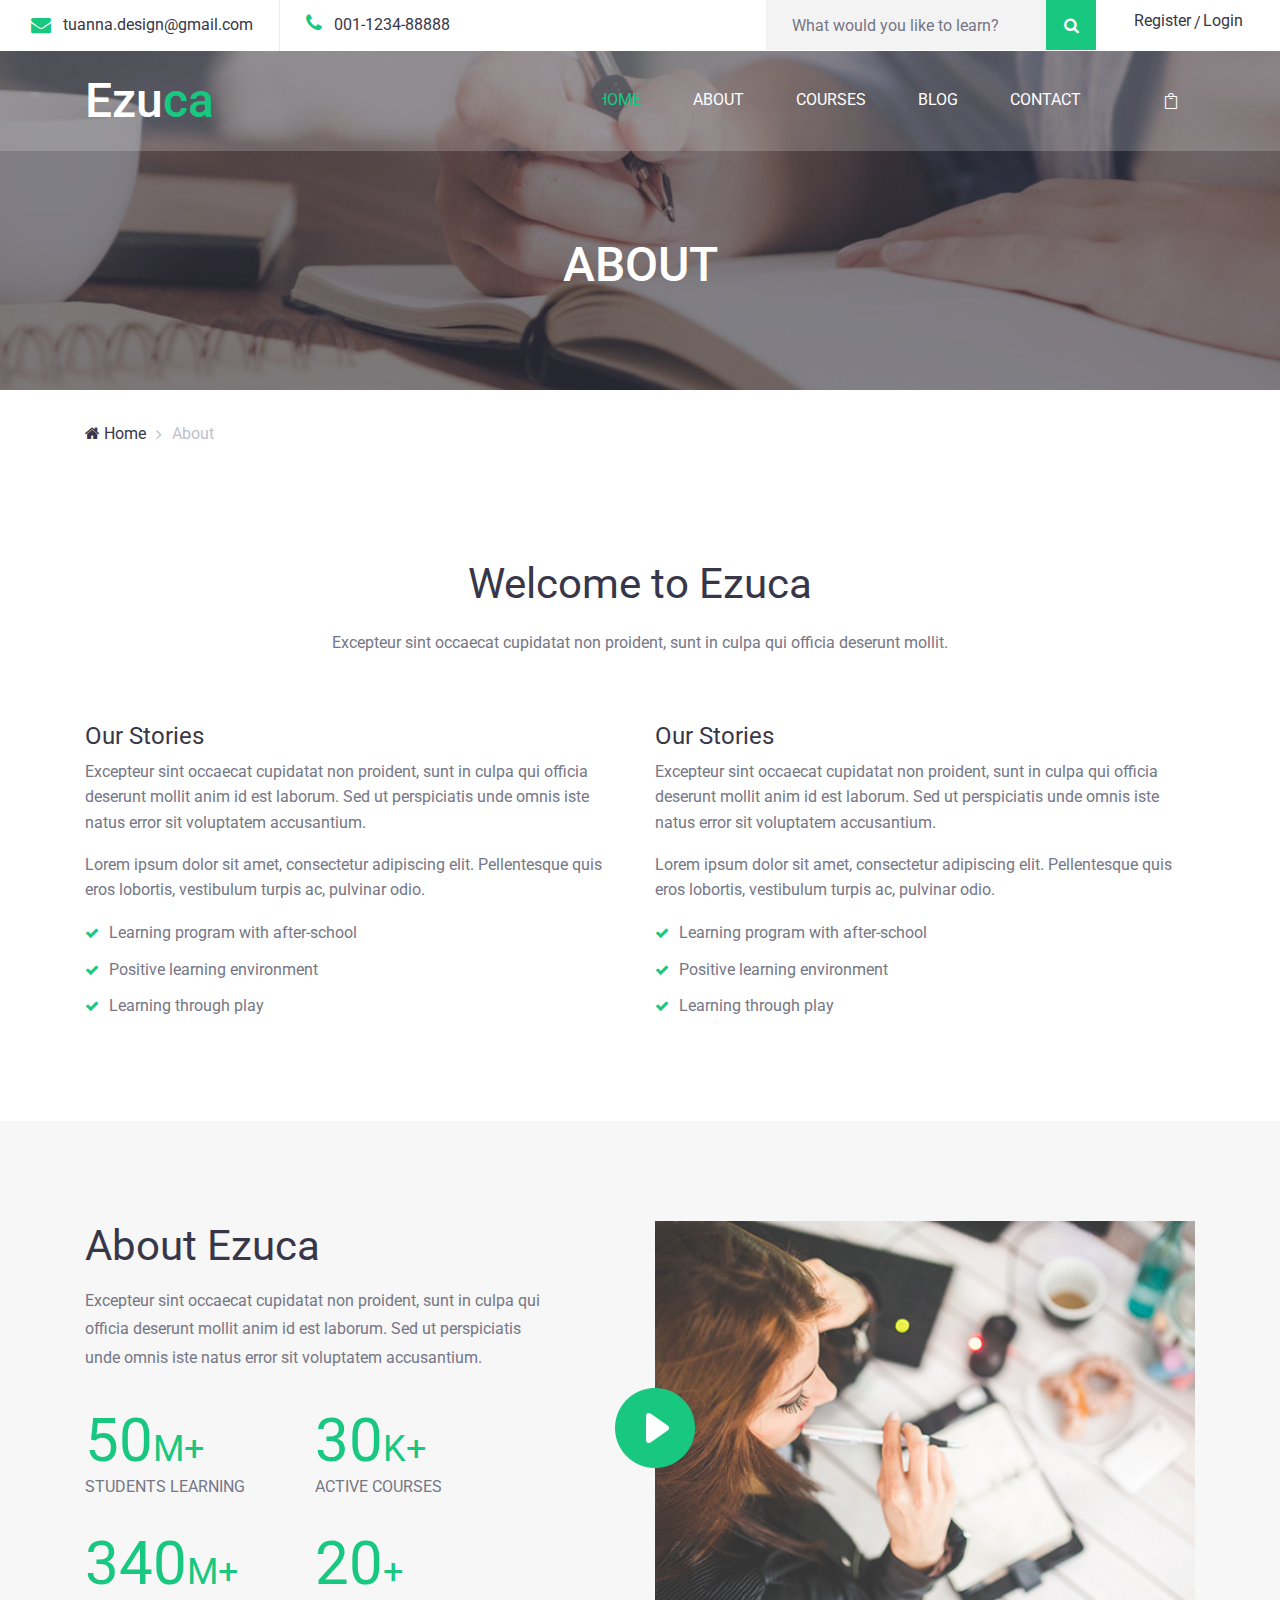
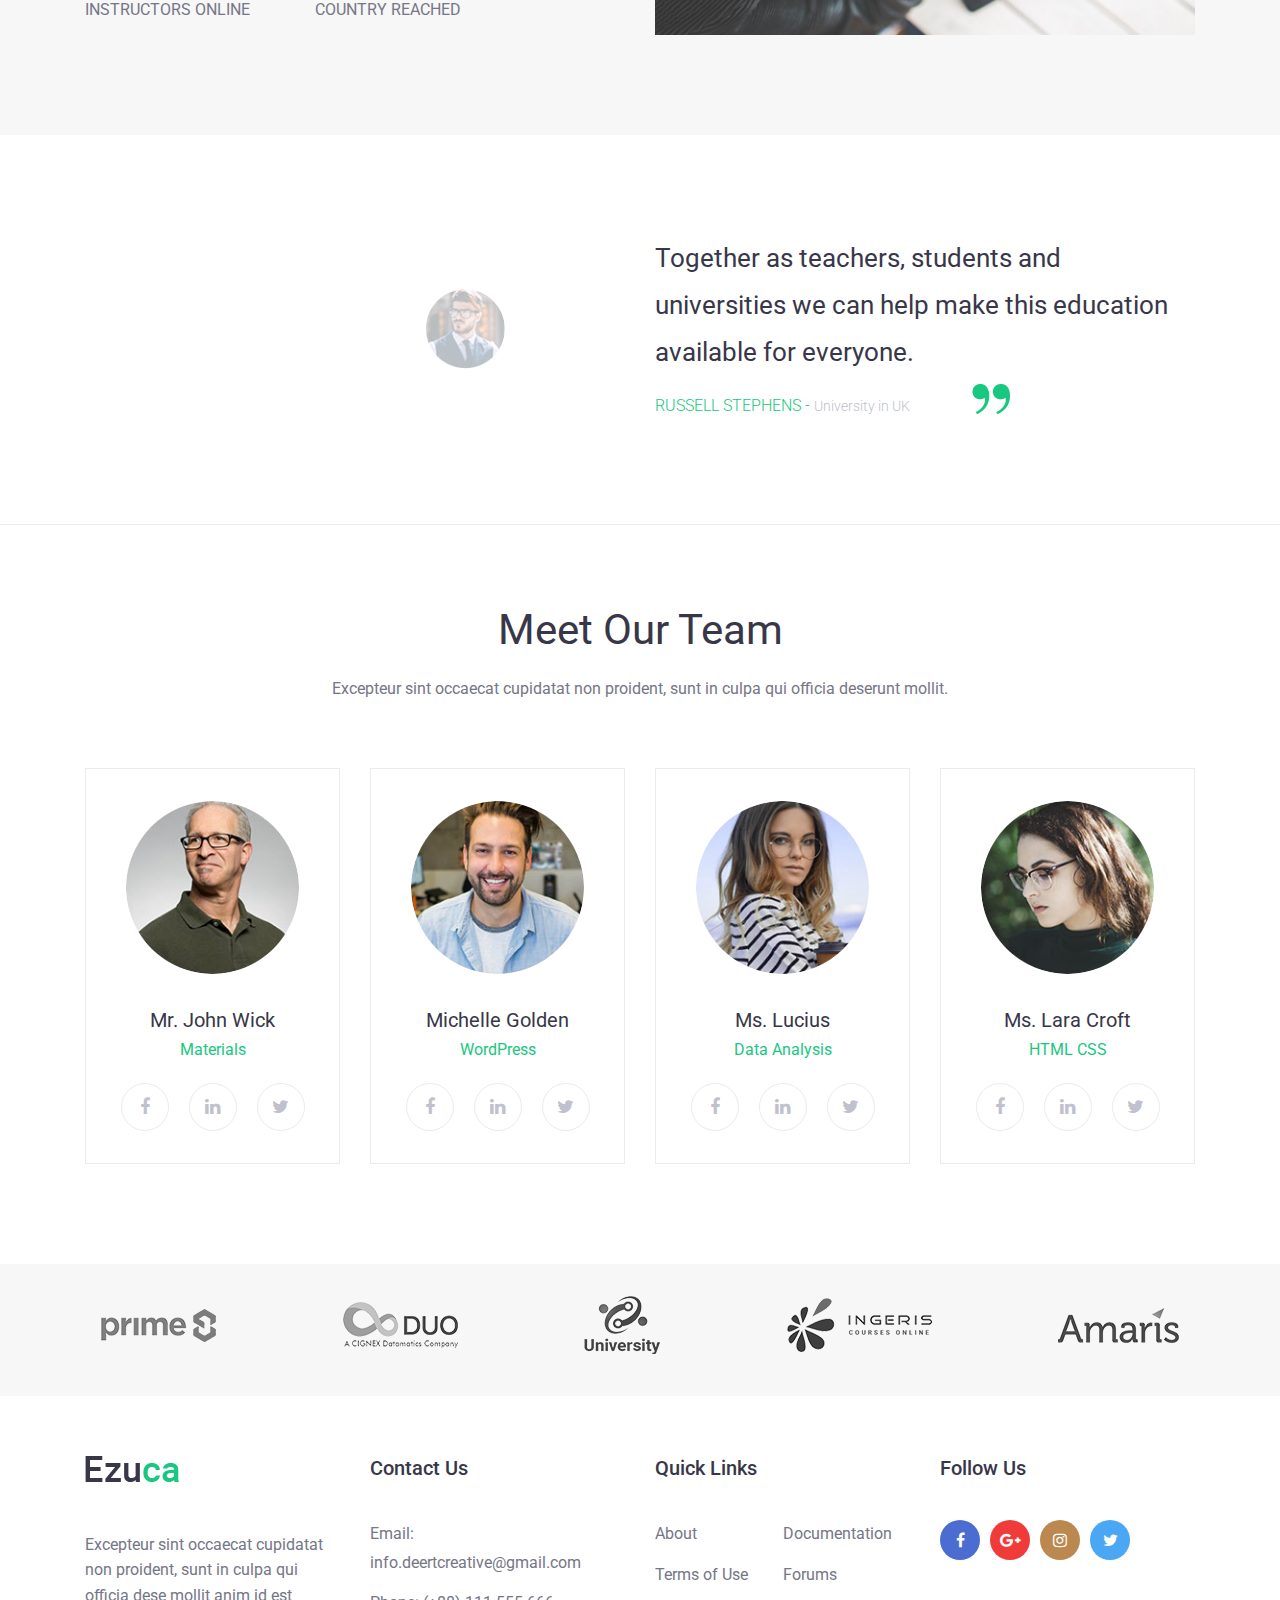
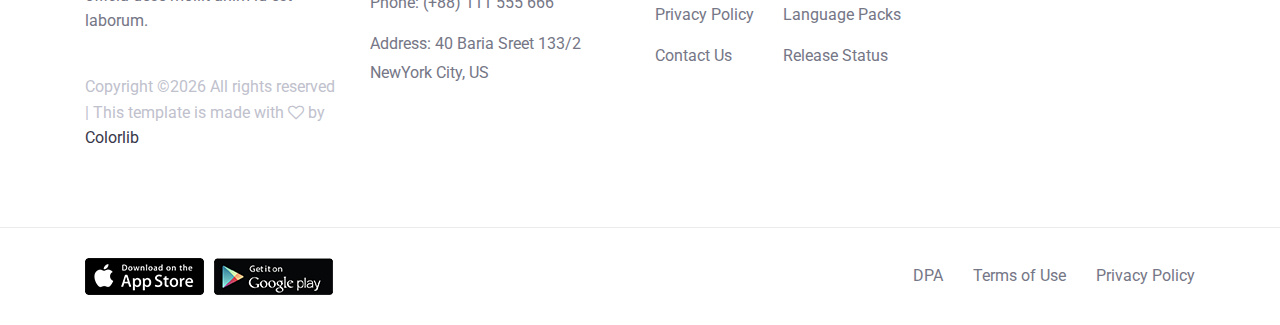
<file: about.html>
<!DOCTYPE html>
<html lang="en">
<head>
    <title>Hello World</title>

    <!-- Required meta tags -->
    <meta charset="utf-8">
    <meta name="viewport" content="width=device-width, initial-scale=1, shrink-to-fit=no">

    <!-- Bootstrap CSS -->
    <link rel="stylesheet" href="css/bootstrap.min.css">

    <!-- FontAwesome CSS -->
    <link rel="stylesheet" href="css/font-awesome.min.css">

    <!-- ElegantFonts CSS -->
    <link rel="stylesheet" href="css/elegant-fonts.css">

    <!-- themify-icons CSS -->
    <link rel="stylesheet" href="css/themify-icons.css">

    <!-- Swiper CSS -->
    <link rel="stylesheet" href="css/swiper.min.css">

    <!-- Styles -->
    <link rel="stylesheet" href="style.css">
</head>
<body class="about-page">
    <div class="page-header">
        <header class="site-header">
            <header class="site-header">
                <div class="top-header-bar">
                    <div class="container-fluid">
                        <div class="row">
                            <div class="col-12 col-lg-6 d-none d-md-flex flex-wrap justify-content-center justify-content-lg-start mb-3 mb-lg-0">
                                <div class="header-bar-email d-flex align-items-center">
                                    <i class="fa fa-envelope"></i><a href="#">tuanna.design@gmail.com</a>
                                </div><!-- .header-bar-email -->

                                <div class="header-bar-text lg-flex align-items-center">
                                    <p><i class="fa fa-phone"></i>001-1234-88888 </p>
                                </div><!-- .header-bar-text -->
                            </div><!-- .col -->

                            <div class="col-12 col-lg-6 d-flex flex-wrap justify-content-center justify-content-lg-end align-items-center">
                                <div class="header-bar-search">
                                    <form class="flex align-items-stretch">
                                        <input type="search" placeholder="What would you like to learn?">
                                        <button type="submit" value="" class="flex justify-content-center align-items-center"><i class="fa fa-search"></i></button>
                                    </form>
                                </div><!-- .header-bar-search -->

                                <div class="header-bar-menu">
                                    <ul class="flex justify-content-center align-items-center py-2 pt-md-0">
                                        <li><a href="#">Register</a></li>
                                        <li><a href="#">Login</a></li>
                                    </ul>
                                </div><!-- .header-bar-menu -->
                            </div><!-- .col -->
                        </div><!-- .row -->
                    </div><!-- .container-fluid -->
                </div><!-- .top-header-bar -->

                <div class="nav-bar">
                    <div class="container">
                        <div class="row">
                            <div class="col-9 col-lg-3">
                                <div class="site-branding">
                                    <h1 class="site-title"><a href="index.html" rel="home">Ezu<span>ca</span></a></h1>
                                </div><!-- .site-branding -->
                            </div><!-- .col -->

                            <div class="col-3 col-lg-9 flex justify-content-end align-content-center">
                                <nav class="site-navigation flex justify-content-end align-items-center">
                                    <ul class="flex flex-column flex-lg-row justify-content-lg-end align-content-center">
                                        <li class="current-menu-item"><a href="index.html">Home</a></li>
                                        <li><a href="#">About</a></li>
                                        <li><a href="#">Courses</a></li>
                                        <li><a href="#">blog</a></li>
                                        <li><a href="#">Contact</a></li>
                                    </ul>

                                    <div class="hamburger-menu d-lg-none">
                                        <span></span>
                                        <span></span>
                                        <span></span>
                                        <span></span>
                                    </div><!-- .hamburger-menu -->

                                    <div class="header-bar-cart">
                                        <a href="#" class="flex justify-content-center align-items-center"><span aria-hidden="true" class="icon_bag_alt"></span></a>
                                    </div><!-- .header-bar-search -->
                                </nav><!-- .site-navigation -->
                            </div><!-- .col -->
                        </div><!-- .row -->
                    </div><!-- .container -->
                </div><!-- .nav-bar -->
            </header><!-- .site-header -->
        </header><!-- .site-header -->

        <div class="page-header-overlay">
            <div class="container">
                <div class="row">
                    <div class="col-12">
                        <header class="entry-header">
                            <h1>ABOUT</h1>
                        </header><!-- .entry-header -->
                    </div><!-- .col -->
                </div><!-- .row -->
            </div><!-- .container -->
        </div><!-- .page-header-overlay -->
    </div><!-- .page-header -->

    <div class="container">
        <div class="row">
            <div class="col-12">
                <div class="breadcrumbs">
                    <ul class="flex flex-wrap align-items-center p-0 m-0">
                        <li><a href="#"><i class="fa fa-home"></i> Home</a></li>
                        <li>About</li>
                    </ul>
                </div><!-- .breadcrumbs -->
            </div><!-- .col -->
        </div><!-- .row -->

        <div class="row">
            <div class="col-12">
                <div class="about-heading">
                    <h2 class="entry-title">Welcome to Ezuca</h2>

                    <p>Excepteur sint occaecat cupidatat non proident, sunt in culpa qui officia deserunt mollit.</p>
                </div><!-- .about-heading -->
            </div><!-- .col -->

            <div class="col-12 col-lg-6">
                <div class="about-stories">
                    <h3>Our Stories</h3>

                    <p>Excepteur sint occaecat cupidatat non proident, sunt in culpa qui officia deserunt mollit anim id est laborum. Sed ut perspiciatis unde omnis iste natus error sit voluptatem accusantium.</p>

                    <p>Lorem ipsum dolor sit amet, consectetur adipiscing elit. Pellentesque quis eros lobortis, vestibulum turpis ac, pulvinar odio. </p>

                    <ul class="p-0 m-0 green-ticked">
                        <li>Learning program with after-school</li>
                        <li>Positive learning environment</li>
                        <li>Learning through play</li>
                    </ul><!-- .green-ticked -->
                </div><!-- .about-stories -->
            </div><!-- .col -->

            <div class="col-12 col-lg-6">
                <div class="about-values">
                    <h3>Our Stories</h3>

                    <p>Excepteur sint occaecat cupidatat non proident, sunt in culpa qui officia deserunt mollit anim id est laborum. Sed ut perspiciatis unde omnis iste natus error sit voluptatem accusantium.</p>

                    <p>Lorem ipsum dolor sit amet, consectetur adipiscing elit. Pellentesque quis eros lobortis, vestibulum turpis ac, pulvinar odio. </p>

                    <ul class="p-0 m-0 green-ticked">
                        <li>Learning program with after-school</li>
                        <li>Positive learning environment</li>
                        <li>Learning through play</li>
                    </ul><!-- .green-ticked -->
                </div><!-- .about-values -->
            </div><!-- .col -->
        </div><!-- .row -->
    </div><!-- .container -->

    <section class="about-section">
        <div class="container">
            <div class="row">
                <div class="col-12 col-lg-6 align-content-lg-stretch">
                    <header class="heading">
                        <h2 class="entry-title">About Ezuca</h2>

                        <p>Excepteur sint occaecat cupidatat non proident, sunt in culpa qui officia deserunt mollit anim id est laborum. Sed ut perspiciatis unde omnis iste natus error sit voluptatem accusantium.</p>
                    </header><!-- .heading -->

                    <div class="entry-content ezuca-stats">
                        <div class="stats-wrap flex flex-wrap justify-content-lg-between">
                            <div class="stats-count">
                                50<span>M+</span>
                                <p>STUDENTS LEARNING</p>
                            </div><!-- .stats-count -->

                            <div class="stats-count">
                                30<span>K+</span>
                                <p>ACTIVE COURSES</p>
                            </div><!-- .stats-count -->

                            <div class="stats-count">
                                340<span>M+</span>
                                <p>INSTRUCTORS ONLINE</p>
                            </div><!-- .stats-count -->

                            <div class="stats-count">
                                20<span>+</span>
                                <p>Country Reached</p>
                            </div><!-- .stats-count -->
                        </div><!-- .stats-wrap -->
                    </div><!-- .ezuca-stats -->
                </div><!-- .col -->

                <div class="col-12 col-lg-6 flex align-content-center mt-5 mt-lg-0">
                    <div class="ezuca-video position-relative">
                        <div class="video-play-btn position-absolute">
                            <img src="images/video-icon.png" alt="Video Play">
                        </div><!-- .video-play-btn -->

                        <img src="images/video-screenshot.png" alt="">
                    </div><!-- .ezuca-video -->
                </div><!-- .col -->
            </div><!-- .row -->
        </div><!-- .container -->
    </section><!-- .about-section -->

    <section class="testimonial-section">
        <!-- Swiper -->
        <div class="swiper-container testimonial-slider">
            <div class="swiper-wrapper">
                <div class="swiper-slide">
                    <div class="container">
                        <div class="row">
                            <div class="col-12 col-lg-6 order-2 order-lg-1 flex align-items-center mt-5 mt-lg-0">
                                <figure class="user-avatar">
                                    <img src="images/user-1.jpg" alt="">
                                </figure><!-- .user-avatar -->
                            </div><!-- .col -->

                            <div class="col-12 col-lg-6 order-1 order-lg-2 content-wrap h-100">
                                <div class="entry-content">
                                    <p>Together as teachers, students and universities we can help make this education available for everyone.</p>
                                </div><!-- .entry-content -->

                                <div class="entry-footer">
                                    <h3 class="testimonial-user">Russell Stephens - <span>University in UK</span></h3>
                                </div><!-- .entry-footer -->
                            </div><!-- .col -->
                        </div><!-- .row -->
                    </div><!-- .container -->
                </div><!-- .swiper-slide -->

                <div class="swiper-slide">
                    <div class="container">
                        <div class="row">
                            <div class="col-12 col-lg-6 order-2 order-lg-1 flex align-items-center mt-5 mt-lg-0">
                                <figure class="user-avatar">
                                    <img src="images/user-2.jpg" alt="">
                                </figure><!-- .user-avatar -->
                            </div><!-- .col -->

                            <div class="col-12 col-lg-6 order-1 order-lg-2 content-wrap h-100">
                                <div class="entry-content">
                                    <p>Excepteur sint occaecat cupidatat non proident, sunt in culpa qui officia deserunt mollit anim id est laborum.</p>
                                </div><!-- .entry-content -->

                                <div class="entry-footer">
                                    <h3 class="testimonial-user">Robert Stephens - <span>University in Oxford</span></h3>
                                </div><!-- .entry-footer -->
                            </div><!-- .col -->
                        </div><!-- .row -->
                    </div><!-- .container -->
                </div><!-- .swiper-slide -->

                <div class="swiper-slide">
                    <div class="container">
                        <div class="row">
                            <div class="col-12 col-lg-6 flex order-2 order-lg-1 align-items-center mt-5 mt-lg-0">
                                <figure class="user-avatar">
                                    <img src="images/user-3.jpg" alt="">
                                </figure><!-- .user-avatar -->
                            </div><!-- .col -->

                            <div class="col-12 col-lg-6 order-1 order-lg-2 content-wrap h-100">
                                <div class="entry-content">
                                    <p>Lorem Ipsum available, but the majority have suffered alteration in some form, by injected humour.</p>
                                </div><!-- .entry-content -->

                                <div class="entry-footer">
                                    <h3 class="testimonial-user">James Stephens - <span>University in Cambridge</span></h3>
                                </div><!-- .entry-footer -->
                            </div><!-- .col -->
                        </div><!-- .row -->
                    </div><!-- .container -->
                </div><!-- .swiper-slide -->
            </div><!-- .swiper-wrapper -->

            <div class="container">
                <div class="row">
                    <div class="col-12 col-lg-6 mt-5 mt-lg-0">
                        <div class="swiper-pagination position-relative flex justify-content-center align-items-center"></div>
                    </div><!-- .col -->
                </div><!-- .row -->
            </div><!-- .container -->
        </div><!-- .testimonial-slider -->
    </section><!-- .testimonial-section -->

    <div class="container">
        <div class="row">
            <div class="col-12">
                <div class="team-heading">
                    <h2 class="entry-title">Meet Our Team</h2>
                    <p>Excepteur sint occaecat cupidatat non proident, sunt in culpa qui officia deserunt mollit.</p>
                </div><!-- .team-heading -->
            </div><!-- .col -->

            <div class="col-12 col-md-6 col-lg-3">
                <div class="team-member">
                    <img src="images/team-1.jpg" alt="">

                    <h3>Mr. John Wick</h3>
                    <h4>Materials</h4>

                    <ul class="p-0 m-0 d-flex justify-content-center align-items-center">
                        <li><a href="#"><i class="fa fa-facebook"></i></a></li>
                        <li><a href="#"><i class="fa fa-linkedin"></i></a></li>
                        <li><a href="#"><i class="fa fa-twitter"></i></a></li>
                    </ul>
                </div><!-- .team-member -->
            </div><!-- .col -->

            <div class="col-12 col-md-6 col-lg-3">
                <div class="team-member">
                    <img src="images/team-2.jpg" alt="">

                    <h3>Michelle Golden</h3>
                    <h4>WordPress</h4>

                    <ul class="p-0 m-0 d-flex justify-content-center align-items-center">
                        <li><a href="#"><i class="fa fa-facebook"></i></a></li>
                        <li><a href="#"><i class="fa fa-linkedin"></i></a></li>
                        <li><a href="#"><i class="fa fa-twitter"></i></a></li>
                    </ul>
                </div><!-- .team-member -->
            </div><!-- .col -->

            <div class="col-12 col-md-6 col-lg-3">
                <div class="team-member">
                    <img src="images/team-3.jpg" alt="">

                    <h3>Ms. Lucius</h3>
                    <h4>Data Analysis</h4>

                    <ul class="p-0 m-0 d-flex justify-content-center align-items-center">
                        <li><a href="#"><i class="fa fa-facebook"></i></a></li>
                        <li><a href="#"><i class="fa fa-linkedin"></i></a></li>
                        <li><a href="#"><i class="fa fa-twitter"></i></a></li>
                    </ul>
                </div><!-- .team-member -->
            </div><!-- .col -->

            <div class="col-12 col-md-6 col-lg-3">
                <div class="team-member">
                    <img src="images/team-4.jpg" alt="">

                    <h3>Ms. Lara Croft </h3>
                    <h4>HTML CSS</h4>

                    <ul class="p-0 m-0 d-flex justify-content-center align-items-center">
                        <li><a href="#"><i class="fa fa-facebook"></i></a></li>
                        <li><a href="#"><i class="fa fa-linkedin"></i></a></li>
                        <li><a href="#"><i class="fa fa-twitter"></i></a></li>
                    </ul>
                </div><!-- .team-member -->
            </div><!-- .col -->
        </div><!-- .row -->
    </div><!-- .container -->

    <div class="clients-logo">
        <div class="container">
            <div class="row">
                <div class="col-12 flex flex-wrap justify-content-center justify-content-lg-between align-items-center">
                    <div class="logo-wrap">
                        <img src="images/logo-1.png" alt="">
                    </div><!-- .logo-wrap -->

                    <div class="logo-wrap">
                        <img src="images/logo-2.png" alt="">
                    </div><!-- .logo-wrap -->

                    <div class="logo-wrap">
                        <img src="images/logo-3.png" alt="">
                    </div><!-- .logo-wrap -->

                    <div class="logo-wrap">
                        <img src="images/logo-4.png" alt="">
                    </div><!-- .logo-wrap -->

                    <div class="logo-wrap">
                        <img src="images/logo-5.png" alt="">
                    </div><!-- .logo-wrap -->
                </div><!-- .col -->
            </div><!-- .row -->
        </div><!-- .container -->
    </div><!-- .clients-logo -->

    <footer class="site-footer">
        <div class="footer-widgets">
            <div class="container">
                <div class="row">
                    <div class="col-12 col-md-6 col-lg-3">
                        <div class="foot-about">
                            <a class="foot-logo" href="#"><img src="images/foot-logo.png" alt=""></a>

                            <p>Excepteur sint occaecat cupidatat non proident, sunt in culpa qui officia dese mollit anim id est laborum. </p>

                            <p class="footer-copyright"><!-- Link back to Colorlib can't be removed. Template is licensed under CC BY 3.0. -->
Copyright &copy;<script>document.write(new Date().getFullYear());</script> All rights reserved | This template is made with <i class="fa fa-heart-o" aria-hidden="true"></i> by <a href="https://colorlib.com" target="_blank">Colorlib</a>
<!-- Link back to Colorlib can't be removed. Template is licensed under CC BY 3.0. --></p>
                        </div><!-- .foot-about -->
                    </div><!-- .col -->

                    <div class="col-12 col-md-6 col-lg-3 mt-5 mt-md-0">
                        <div class="foot-contact">
                            <h2>Contact Us</h2>

                            <ul>
                                <li>Email: info.deertcreative@gmail.com</li>
                                <li>Phone: (+88) 111 555 666</li>
                                <li>Address: 40 Baria Sreet 133/2 NewYork City, US</li>
                            </ul>
                        </div><!-- .foot-contact -->
                    </div><!-- .col -->

                    <div class="col-12 col-md-6 col-lg-3 mt-5 mt-lg-0">
                        <div class="quick-links flex flex-wrap">
                            <h2 class="w-100">Quick Links</h2>

                            <ul class="w-50">
                                <li><a href="#">About </a></li>
                                <li><a href="#">Terms of Use </a></li>
                                <li><a href="#">Privacy Policy </a></li>
                                <li><a href="#">Contact Us</a></li>
                            </ul>

                            <ul class="w-50">
                                <li><a href="#">Documentation</a></li>
                                <li><a href="#">Forums</a></li>
                                <li><a href="#">Language Packs</a></li>
                                <li><a href="#">Release Status</a></li>
                            </ul>
                        </div><!-- .quick-links -->
                    </div><!-- .col -->

                    <div class="col-12 col-md-6 col-lg-3 mt-5 mt-lg-0">
                        <div class="follow-us">
                            <h2>Follow Us</h2>

                            <ul class="follow-us flex flex-wrap align-items-center">
                                <li><a href="#"><i class="fa fa-facebook"></i></a></li>
                                <li><a href="#"><i class="fa fa-google-plus"></i></a></li>
                                <li><a href="#"><i class="fa fa-instagram"></i></a></li>
                                <li><a href="#"><i class="fa fa-twitter"></i></a></li>
                            </ul>
                        </div><!-- .quick-links -->
                    </div><!-- .col -->
                </div><!-- .row -->
            </div><!-- .container -->
        </div><!-- .footer-widgets -->

        <div class="footer-bar">
            <div class="container">
                <div class="row flex-wrap justify-content-center justify-content-lg-between align-items-center">
                    <div class="col-12 col-lg-6">
                        <div class="download-apps flex flex-wrap justify-content-center justify-content-lg-start align-items-center">
                            <a href="#"><img src="images/app-store.png" alt=""></a>
                            <a href="#"><img src="images/play-store.png" alt=""></a>
                        </div><!-- .download-apps -->

                    </div>

                    <div class="col-12 col-lg-6 mt-4 mt-lg-0">
                        <div class="footer-bar-nav">
                            <ul class="flex flex-wrap justify-content-center justify-content-lg-end align-items-center">
                                <li><a href="#">DPA</a></li>
                                <li><a href="#">Terms of Use</a></li>
                                <li><a href="#">Privacy Policy</a></li>
                            </ul>
                        </div><!-- .footer-bar-nav -->
                    </div><!-- .col-12 -->
                </div><!-- .row -->
            </div><!-- .container -->
        </div><!-- .footer-bar -->
    </footer><!-- .site-footer -->

    <script type='text/javascript' src='js/jquery.js'></script>
    <script type='text/javascript' src='js/swiper.min.js'></script>
    <script type='text/javascript' src='js/masonry.pkgd.min.js'></script>
    <script type='text/javascript' src='js/jquery.collapsible.min.js'></script>
    <script type='text/javascript' src='js/custom.js'></script>

</body>
</html>
</file>
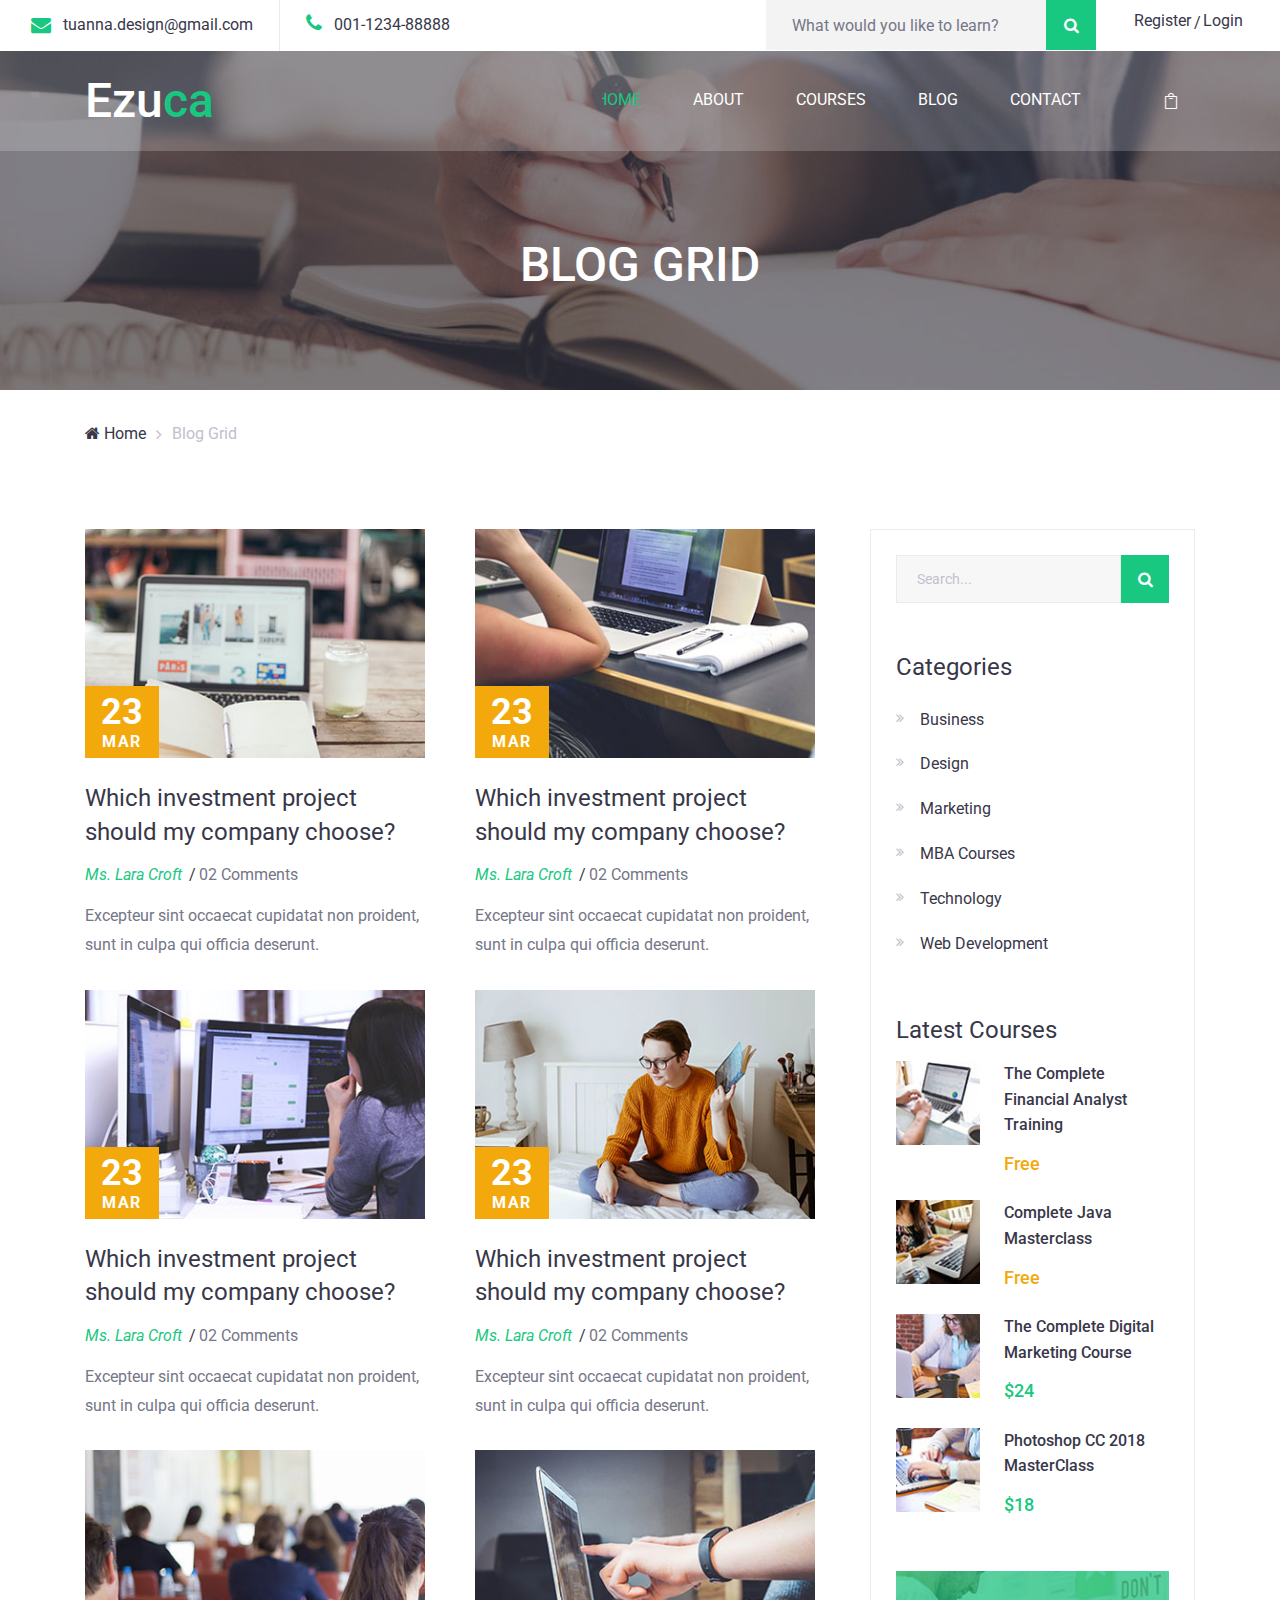
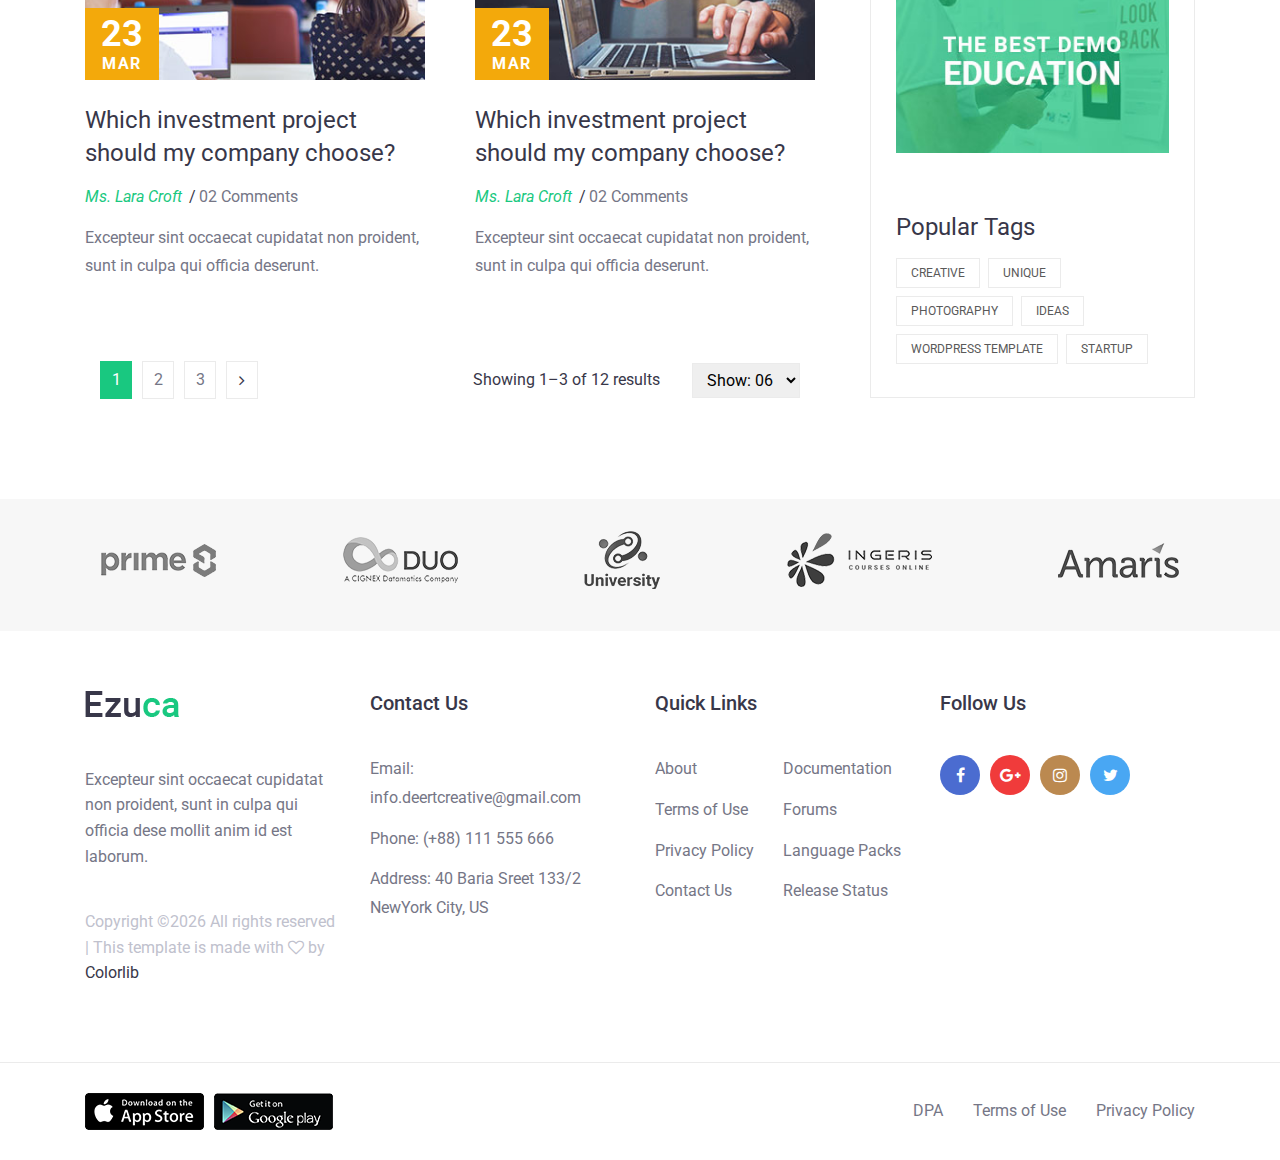
<file: blog.html>
<!DOCTYPE html>
<html lang="en">
<head>
    <title>Hello World</title>

    <!-- Required meta tags -->
    <meta charset="utf-8">
    <meta name="viewport" content="width=device-width, initial-scale=1, shrink-to-fit=no">

    <!-- Bootstrap CSS -->
    <link rel="stylesheet" href="css/bootstrap.min.css">

    <!-- FontAwesome CSS -->
    <link rel="stylesheet" href="css/font-awesome.min.css">

    <!-- ElegantFonts CSS -->
    <link rel="stylesheet" href="css/elegant-fonts.css">

    <!-- themify-icons CSS -->
    <link rel="stylesheet" href="css/themify-icons.css">

    <!-- Swiper CSS -->
    <link rel="stylesheet" href="css/swiper.min.css">

    <!-- Styles -->
    <link rel="stylesheet" href="style.css">
</head>
<body class="blog-page">
    <div class="page-header">
        <header class="site-header">
            <div class="top-header-bar">
                <div class="container-fluid">
                    <div class="row">
                        <div class="col-12 col-lg-6 d-none d-md-flex flex-wrap justify-content-center justify-content-lg-start mb-3 mb-lg-0">
                            <div class="header-bar-email d-flex align-items-center">
                                <i class="fa fa-envelope"></i><a href="#">tuanna.design@gmail.com</a>
                            </div><!-- .header-bar-email -->

                            <div class="header-bar-text lg-flex align-items-center">
                                <p><i class="fa fa-phone"></i>001-1234-88888 </p>
                            </div><!-- .header-bar-text -->
                        </div><!-- .col -->

                        <div class="col-12 col-lg-6 d-flex flex-wrap justify-content-center justify-content-lg-end align-items-center">
                            <div class="header-bar-search">
                                <form class="flex align-items-stretch">
                                    <input type="search" placeholder="What would you like to learn?">
                                    <button type="submit" value="" class="flex justify-content-center align-items-center"><i class="fa fa-search"></i></button>
                                </form>
                            </div><!-- .header-bar-search -->

                            <div class="header-bar-menu">
                                <ul class="flex justify-content-center align-items-center py-2 pt-md-0">
                                    <li><a href="#">Register</a></li>
                                    <li><a href="#">Login</a></li>
                                </ul>
                            </div><!-- .header-bar-menu -->
                        </div><!-- .col -->
                    </div><!-- .row -->
                </div><!-- .container-fluid -->
            </div><!-- .top-header-bar -->

            <div class="nav-bar">
                <div class="container">
                    <div class="row">
                        <div class="col-9 col-lg-3">
                            <div class="site-branding">
                                <h1 class="site-title"><a href="index.html" rel="home">Ezu<span>ca</span></a></h1>
                            </div><!-- .site-branding -->
                        </div><!-- .col -->

                        <div class="col-3 col-lg-9 flex justify-content-end align-content-center">
                            <nav class="site-navigation flex justify-content-end align-items-center">
                                <ul class="flex flex-column flex-lg-row justify-content-lg-end align-content-center">
                                    <li class="current-menu-item"><a href="index.html">Home</a></li>
                                    <li><a href="#">About</a></li>
                                    <li><a href="#">Courses</a></li>
                                    <li><a href="#">blog</a></li>
                                    <li><a href="#">Contact</a></li>
                                </ul>

                                <div class="hamburger-menu d-lg-none">
                                    <span></span>
                                    <span></span>
                                    <span></span>
                                    <span></span>
                                </div><!-- .hamburger-menu -->

                                <div class="header-bar-cart">
                                    <a href="#" class="flex justify-content-center align-items-center"><span aria-hidden="true" class="icon_bag_alt"></span></a>
                                </div><!-- .header-bar-search -->
                            </nav><!-- .site-navigation -->
                        </div><!-- .col -->
                    </div><!-- .row -->
                </div><!-- .container -->
            </div><!-- .nav-bar -->
        </header><!-- .site-header -->

        <div class="page-header-overlay">
            <div class="container">
                <div class="row">
                    <div class="col-12">
                        <header class="entry-header">
                            <h1>BLOG GRID</h1>
                        </header><!-- .entry-header -->
                    </div><!-- .col -->
                </div><!-- .row -->
            </div><!-- .container -->
        </div><!-- .page-header-overlay -->
    </div><!-- .page-header -->

    <div class="container">
        <div class="row">
            <div class="col-12">
                <div class="breadcrumbs">
                    <ul class="flex flex-wrap align-items-center p-0 m-0">
                        <li><a href="#"><i class="fa fa-home"></i> Home</a></li>
                        <li>Blog Grid</li>
                    </ul>
                </div><!-- .breadcrumbs -->
            </div><!-- .col -->
        </div><!-- .row -->

        <div class="row">
            <div class="col-12 col-lg-8">
                <div class="blog-posts">
                    <div class="row mx-m-25">
                        <div class="col-12 col-md-6 px-25">
                            <div class="blog-post-content">
                                <figure class="blog-post-thumbnail position-relative m-0">
                                    <a href="#"><img src="images/b-1.jpg" alt=""></a>

                                    <div class="posted-date position-absolute">
                                        <div class="day">23</div>
                                        <div class="month">mar</div>
                                    </div>
                                </figure><!-- .blog-post-thumbnail -->

                                <div class="blog-post-content-wrap">
                                    <header class="entry-header">
                                        <h2 class="entry-title"><a href="#">Which investment project should my company choose?</a></h2>

                                        <div class="entry-meta flex align-items-center">
                                            <div class="post-author"><a href="#">Ms. Lara Croft </a></div>

                                            <div class="post-comments"><a href="#">02 Comments</a></div>
                                        </div><!-- .entry-meta -->
                                    </header><!-- .entry-header -->

                                    <div class="entry-content">
                                        <p>Excepteur sint occaecat cupidatat non proident, sunt in culpa qui officia deserunt.</p>
                                    </div><!-- .entry-content -->
                                </div><!-- .blog-post-content-wrap -->
                            </div><!-- .blog-post-content -->
                        </div><!-- .col -->

                        <div class="col-12 col-md-6 px-25">
                            <div class="blog-post-content">
                                <figure class="blog-post-thumbnail position-relative m-0">
                                    <a href="#"><img src="images/b-2.jpg" alt=""></a>

                                    <div class="posted-date position-absolute">
                                        <div class="day">23</div>
                                        <div class="month">mar</div>
                                    </div>
                                </figure><!-- .blog-post-thumbnail -->

                                <div class="blog-post-content-wrap">
                                    <header class="entry-header">
                                        <h2 class="entry-title"><a href="#">Which investment project should my company choose?</a></h2>

                                        <div class="entry-meta flex align-items-center">
                                            <div class="post-author"><a href="#">Ms. Lara Croft </a></div>

                                            <div class="post-comments"><a href="#">02 Comments</a></div>
                                        </div><!-- .entry-meta -->
                                    </header><!-- .entry-header -->

                                    <div class="entry-content">
                                        <p>Excepteur sint occaecat cupidatat non proident, sunt in culpa qui officia deserunt.</p>
                                    </div><!-- .entry-content -->
                                </div><!-- .blog-post-content-wrap -->
                            </div><!-- .blog-post-content -->
                        </div><!-- .col -->

                        <div class="col-12 col-md-6 px-25">
                            <div class="blog-post-content">
                                <figure class="blog-post-thumbnail position-relative m-0">
                                    <a href="#"><img src="images/b-3.jpg" alt=""></a>

                                    <div class="posted-date position-absolute">
                                        <div class="day">23</div>
                                        <div class="month">mar</div>
                                    </div>
                                </figure><!-- .blog-post-thumbnail -->

                                <div class="blog-post-content-wrap">
                                    <header class="entry-header">
                                        <h2 class="entry-title"><a href="#">Which investment project should my company choose?</a></h2>

                                        <div class="entry-meta flex align-items-center">
                                            <div class="post-author"><a href="#">Ms. Lara Croft </a></div>

                                            <div class="post-comments"><a href="#">02 Comments</a></div>
                                        </div><!-- .entry-meta -->
                                    </header><!-- .entry-header -->

                                    <div class="entry-content">
                                        <p>Excepteur sint occaecat cupidatat non proident, sunt in culpa qui officia deserunt.</p>
                                    </div><!-- .entry-content -->
                                </div><!-- .blog-post-content-wrap -->
                            </div><!-- .blog-post-content -->
                        </div><!-- .col -->

                        <div class="col-12 col-md-6 px-25">
                            <div class="blog-post-content">
                                <figure class="blog-post-thumbnail position-relative m-0">
                                    <a href="#"><img src="images/b-4.jpg" alt=""></a>

                                    <div class="posted-date position-absolute">
                                        <div class="day">23</div>
                                        <div class="month">mar</div>
                                    </div>
                                </figure><!-- .blog-post-thumbnail -->

                                <div class="blog-post-content-wrap">
                                    <header class="entry-header">
                                        <h2 class="entry-title"><a href="#">Which investment project should my company choose?</a></h2>

                                        <div class="entry-meta flex align-items-center">
                                            <div class="post-author"><a href="#">Ms. Lara Croft </a></div>

                                            <div class="post-comments"><a href="#">02 Comments</a></div>
                                        </div><!-- .entry-meta -->
                                    </header><!-- .entry-header -->

                                    <div class="entry-content">
                                        <p>Excepteur sint occaecat cupidatat non proident, sunt in culpa qui officia deserunt.</p>
                                    </div><!-- .entry-content -->
                                </div><!-- .blog-post-content-wrap -->
                            </div><!-- .blog-post-content -->
                        </div><!-- .col -->

                        <div class="col-12 col-md-6 px-25">
                            <div class="blog-post-content">
                                <figure class="blog-post-thumbnail position-relative m-0">
                                    <a href="#"><img src="images/b-5.jpg" alt=""></a>

                                    <div class="posted-date position-absolute">
                                        <div class="day">23</div>
                                        <div class="month">mar</div>
                                    </div>
                                </figure><!-- .blog-post-thumbnail -->

                                <div class="blog-post-content-wrap">
                                    <header class="entry-header">
                                        <h2 class="entry-title"><a href="#">Which investment project should my company choose?</a></h2>

                                        <div class="entry-meta flex align-items-center">
                                            <div class="post-author"><a href="#">Ms. Lara Croft </a></div>

                                            <div class="post-comments"><a href="#">02 Comments</a></div>
                                        </div><!-- .entry-meta -->
                                    </header><!-- .entry-header -->

                                    <div class="entry-content">
                                        <p>Excepteur sint occaecat cupidatat non proident, sunt in culpa qui officia deserunt.</p>
                                    </div><!-- .entry-content -->
                                </div><!-- .blog-post-content-wrap -->
                            </div><!-- .blog-post-content -->
                        </div><!-- .col -->

                        <div class="col-12 col-md-6 px-25">
                            <div class="blog-post-content">
                                <figure class="blog-post-thumbnail position-relative m-0">
                                    <a href="#"><img src="images/b-6.jpg" alt=""></a>

                                    <div class="posted-date position-absolute">
                                        <div class="day">23</div>
                                        <div class="month">mar</div>
                                    </div>
                                </figure><!-- .blog-post-thumbnail -->

                                <div class="blog-post-content-wrap">
                                    <header class="entry-header">
                                        <h2 class="entry-title"><a href="#">Which investment project should my company choose?</a></h2>

                                        <div class="entry-meta flex align-items-center">
                                            <div class="post-author"><a href="#">Ms. Lara Croft </a></div>

                                            <div class="post-comments"><a href="#">02 Comments</a></div>
                                        </div><!-- .entry-meta -->
                                    </header><!-- .entry-header -->

                                    <div class="entry-content">
                                        <p>Excepteur sint occaecat cupidatat non proident, sunt in culpa qui officia deserunt.</p>
                                    </div><!-- .entry-content -->
                                </div><!-- .blog-post-content-wrap -->
                            </div><!-- .blog-post-content -->
                        </div><!-- .col -->
                    </div><!-- .blog-posts -->
                </div><!-- .col -->

                <div class="pagination flex flex-wrap justify-content-between align-items-center">
                    <div class="col-12 col-lg-4 order-2 order-lg-1 mt-3 mt-lg-0">
                        <ul class="flex flex-wrap align-items-center order-2 order-lg-1 p-0 m-0">
                            <li class="active"><a href="#">1</a></li>
                            <li><a href="#">2</a></li>
                            <li><a href="#">3</a></li>
                            <li><a href="#"><i class="fa fa-angle-right"></i></a></li>
                        </ul>
                    </div>

                    <div class="col-12 flex justify-content-start justify-content-lg-end col-lg-8 order-1 order-lg-2">
                        <div class="pagination-results flex flex-wrap align-items-center">
                            <p class="m-0">Showing 1–3 of 12 results</p>

                            <form>
                                <select>
                                    <option>Show: 06</option>
                                    <option>Show: 12</option>
                                    <option>Show: 18</option>
                                    <option>Show: 24</option>
                                </select>
                            </form>
                        </div><!-- .pagination-results -->
                    </div>
                </div><!-- .pagination -->
            </div><!-- .col -->

            <div class="col-12 col-lg-4">
                <div class="sidebar">
                    <div class="search-widget">
                        <form class="flex flex-wrap align-items-center">
                            <input type="search" placeholder="Search...">
                            <button type="submit" class="flex justify-content-center align-items-center"><i class="fa fa-search"></i></button>
                        </form><!-- .flex -->
                    </div><!-- .search-widget -->

                    <div class="cat-links">
                        <h2>Categories</h2>

                        <ul class="p-0 m-0">
                            <li><a href="#">Business</a></li>
                            <li><a href="#">Design</a></li>
                            <li><a href="#">Marketing</a></li>
                            <li><a href="#">MBA Courses</a></li>
                            <li><a href="#">Technology</a></li>
                            <li><a href="#">Web Development</a></li>
                        </ul>
                    </div><!-- .cat-links -->

                    <div class="latest-courses">
                        <h2>Latest Courses</h2>

                        <ul class="p-0 m-0">
                            <li class="flex flex-wrap justify-content-between align-items-start">
                                <img src="images/t-1.jpg" alt="">

                                <div class="content-wrap">
                                    <h3><a href="#">The Complete Financial Analyst Training</a></h3>

                                    <div class="course-cost free-cost">Free</div>
                                </div><!-- .content-wrap -->
                            </li>

                            <li class="flex flex-wrap justify-content-between align-items-start">
                                <img src="images/t-2.jpg" alt="">

                                <div class="content-wrap">
                                    <h3><a href="#">Complete Java
                                        Masterclass</a></h3>

                                    <div class="course-cost free-cost">Free</div>
                                </div><!-- .content-wrap -->
                            </li>

                            <li class="flex flex-wrap justify-content-between align-items-start">
                                <img src="images/t-3.jpg" alt="">

                                <div class="content-wrap">
                                    <h3><a href="#">The Complete Digital Marketing Course</a></h3>

                                    <div class="course-cost">$24</div>
                                </div><!-- .content-wrap -->
                            </li>

                            <li class="flex flex-wrap justify-content-between align-items-start">
                                <img src="images/t-4.jpg" alt="">

                                <div class="content-wrap">
                                    <h3><a href="#">Photoshop CC 2018
                                        MasterClass</a></h3>

                                    <div class="course-cost">$18</div>
                                </div><!-- .content-wrap -->
                            </li>
                        </ul>
                    </div><!-- .latest-courses -->

                    <div class="ads">
                        <img src="images/ads.jpg" alt="">
                    </div><!-- .ads -->

                    <div class="popular-tags">
                        <h2>Popular Tags</h2>

                        <ul class="flex flex-wrap align-items-center p-0 m-0">
                            <li><a href="#">Creative</a></li>
                            <li><a href="#">Unique</a></li>
                            <li><a href="#">Photography</a></li>
                            <li><a href="#">ideas</a></li>
                            <li><a href="#">Wordpress Template</a></li>
                            <li><a href="#">startup</a></li>
                        </ul>
                    </div><!-- .popular-tags -->
                </div><!-- .sidebar -->
            </div><!-- .col -->
        </div><!-- .row -->
    </div><!-- .container -->

    <div class="clients-logo">
        <div class="container">
            <div class="row">
                <div class="col-12 flex flex-wrap justify-content-center justify-content-lg-between align-items-center">
                    <div class="logo-wrap">
                        <img src="images/logo-1.png" alt="">
                    </div><!-- .logo-wrap -->

                    <div class="logo-wrap">
                        <img src="images/logo-2.png" alt="">
                    </div><!-- .logo-wrap -->

                    <div class="logo-wrap">
                        <img src="images/logo-3.png" alt="">
                    </div><!-- .logo-wrap -->

                    <div class="logo-wrap">
                        <img src="images/logo-4.png" alt="">
                    </div><!-- .logo-wrap -->

                    <div class="logo-wrap">
                        <img src="images/logo-5.png" alt="">
                    </div><!-- .logo-wrap -->
                </div><!-- .col -->
            </div><!-- .row -->
        </div><!-- .container -->
    </div><!-- .clients-logo -->

    <footer class="site-footer">
        <div class="footer-widgets">
            <div class="container">
                <div class="row">
                    <div class="col-12 col-md-6 col-lg-3">
                        <div class="foot-about">
                            <a class="foot-logo" href="#"><img src="images/foot-logo.png" alt=""></a>

                            <p>Excepteur sint occaecat cupidatat non proident, sunt in culpa qui officia dese mollit anim id est laborum. </p>

                            <p class="footer-copyright"><!-- Link back to Colorlib can't be removed. Template is licensed under CC BY 3.0. -->
Copyright &copy;<script>document.write(new Date().getFullYear());</script> All rights reserved | This template is made with <i class="fa fa-heart-o" aria-hidden="true"></i> by <a href="https://colorlib.com" target="_blank">Colorlib</a>
<!-- Link back to Colorlib can't be removed. Template is licensed under CC BY 3.0. --></p>
                        </div><!-- .foot-about -->
                    </div><!-- .col -->

                    <div class="col-12 col-md-6 col-lg-3 mt-5 mt-md-0">
                        <div class="foot-contact">
                            <h2>Contact Us</h2>

                            <ul>
                                <li>Email: info.deertcreative@gmail.com</li>
                                <li>Phone: (+88) 111 555 666</li>
                                <li>Address: 40 Baria Sreet 133/2 NewYork City, US</li>
                            </ul>
                        </div><!-- .foot-contact -->
                    </div><!-- .col -->

                    <div class="col-12 col-md-6 col-lg-3 mt-5 mt-lg-0">
                        <div class="quick-links flex flex-wrap">
                            <h2 class="w-100">Quick Links</h2>

                            <ul class="w-50">
                                <li><a href="#">About </a></li>
                                <li><a href="#">Terms of Use </a></li>
                                <li><a href="#">Privacy Policy </a></li>
                                <li><a href="#">Contact Us</a></li>
                            </ul>

                            <ul class="w-50">
                                <li><a href="#">Documentation</a></li>
                                <li><a href="#">Forums</a></li>
                                <li><a href="#">Language Packs</a></li>
                                <li><a href="#">Release Status</a></li>
                            </ul>
                        </div><!-- .quick-links -->
                    </div><!-- .col -->

                    <div class="col-12 col-md-6 col-lg-3 mt-5 mt-lg-0">
                        <div class="follow-us">
                            <h2>Follow Us</h2>

                            <ul class="follow-us flex flex-wrap align-items-center">
                                <li><a href="#"><i class="fa fa-facebook"></i></a></li>
                                <li><a href="#"><i class="fa fa-google-plus"></i></a></li>
                                <li><a href="#"><i class="fa fa-instagram"></i></a></li>
                                <li><a href="#"><i class="fa fa-twitter"></i></a></li>
                            </ul>
                        </div><!-- .quick-links -->
                    </div><!-- .col -->
                </div><!-- .row -->
            </div><!-- .container -->
        </div><!-- .footer-widgets -->

        <div class="footer-bar">
            <div class="container">
                <div class="row flex-wrap justify-content-center justify-content-lg-between align-items-center">
                    <div class="col-12 col-lg-6">
                        <div class="download-apps flex flex-wrap justify-content-center justify-content-lg-start align-items-center">
                            <a href="#"><img src="images/app-store.png" alt=""></a>
                            <a href="#"><img src="images/play-store.png" alt=""></a>
                        </div><!-- .download-apps -->

                    </div>

                    <div class="col-12 col-lg-6 mt-4 mt-lg-0">
                        <div class="footer-bar-nav">
                            <ul class="flex flex-wrap justify-content-center justify-content-lg-end align-items-center">
                                <li><a href="#">DPA</a></li>
                                <li><a href="#">Terms of Use</a></li>
                                <li><a href="#">Privacy Policy</a></li>
                            </ul>
                        </div><!-- .footer-bar-nav -->
                    </div><!-- .col-12 -->
                </div><!-- .row -->
            </div><!-- .container -->
        </div><!-- .footer-bar -->
    </footer><!-- .site-footer -->

    <script type='text/javascript' src='js/jquery.js'></script>
    <script type='text/javascript' src='js/swiper.min.js'></script>
    <script type='text/javascript' src='js/masonry.pkgd.min.js'></script>
    <script type='text/javascript' src='js/jquery.collapsible.min.js'></script>
    <script type='text/javascript' src='js/custom.js'></script>

</body>
</html>
</file>
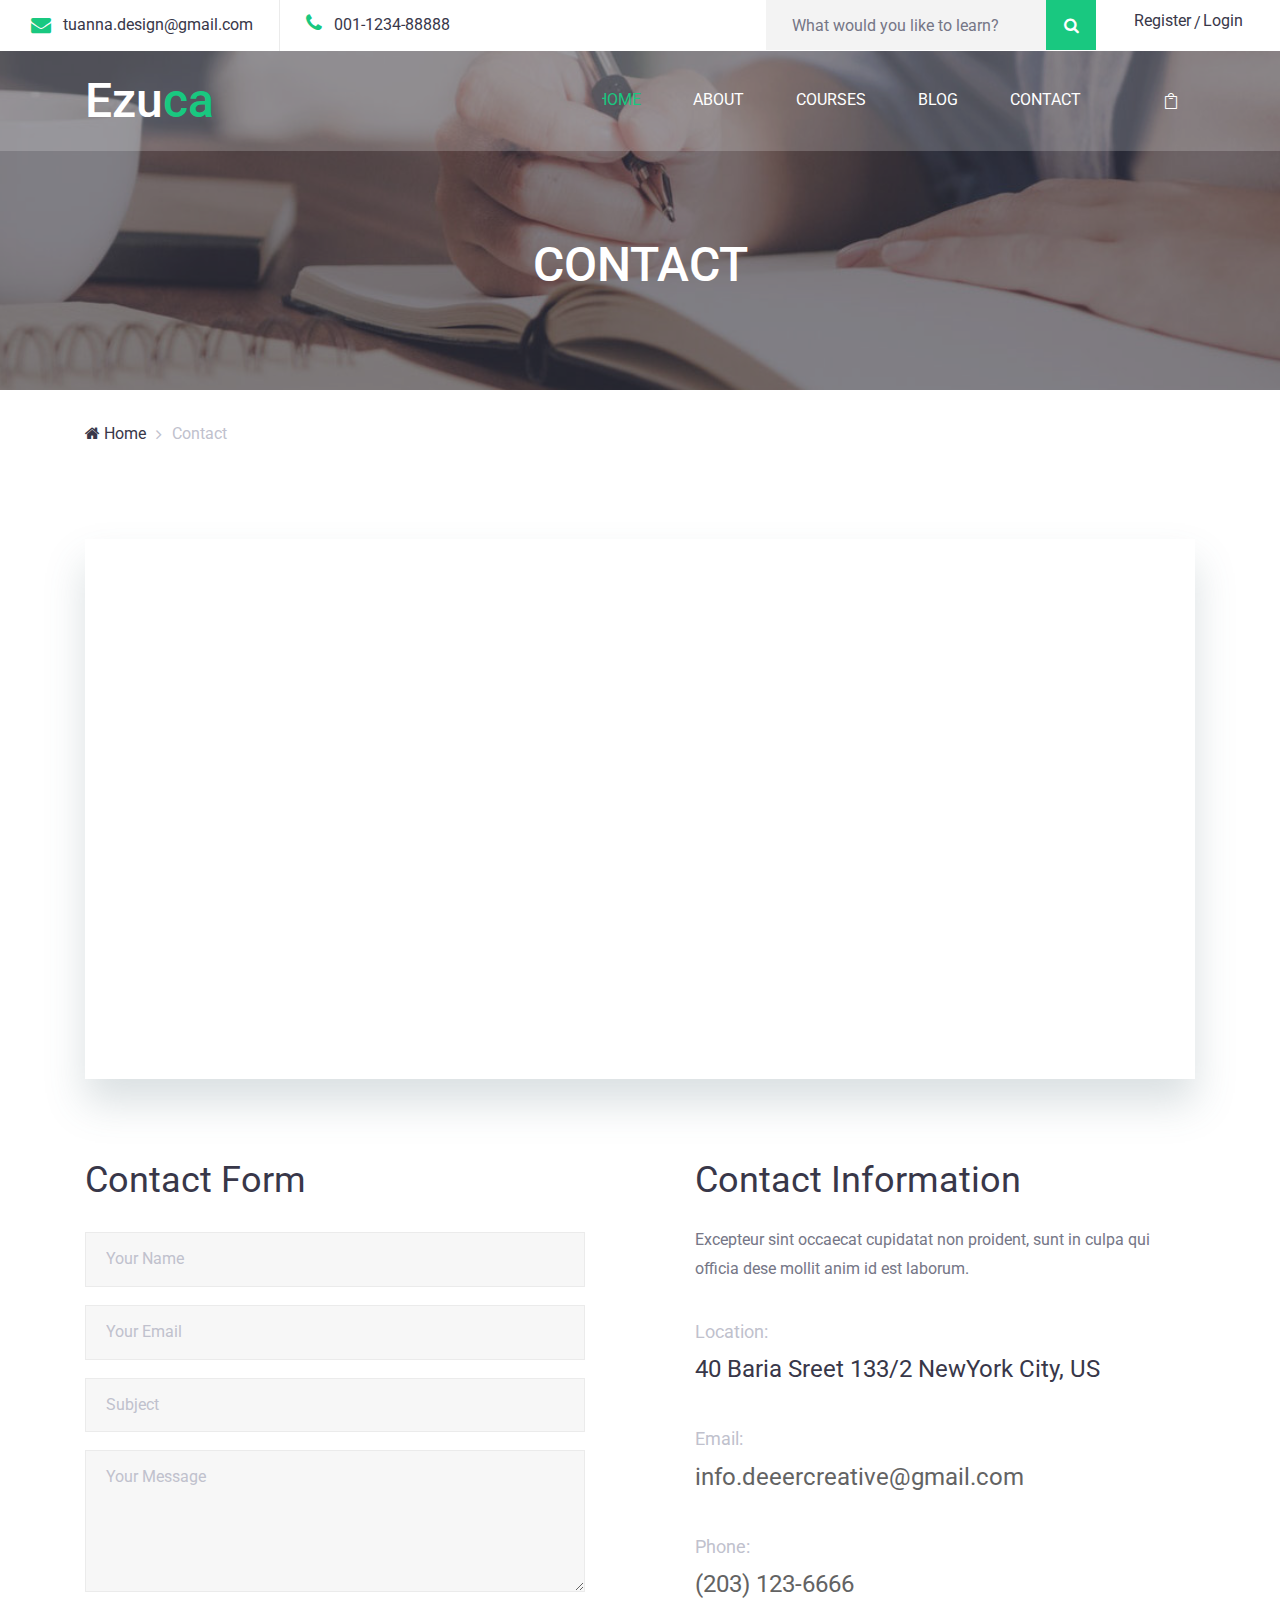
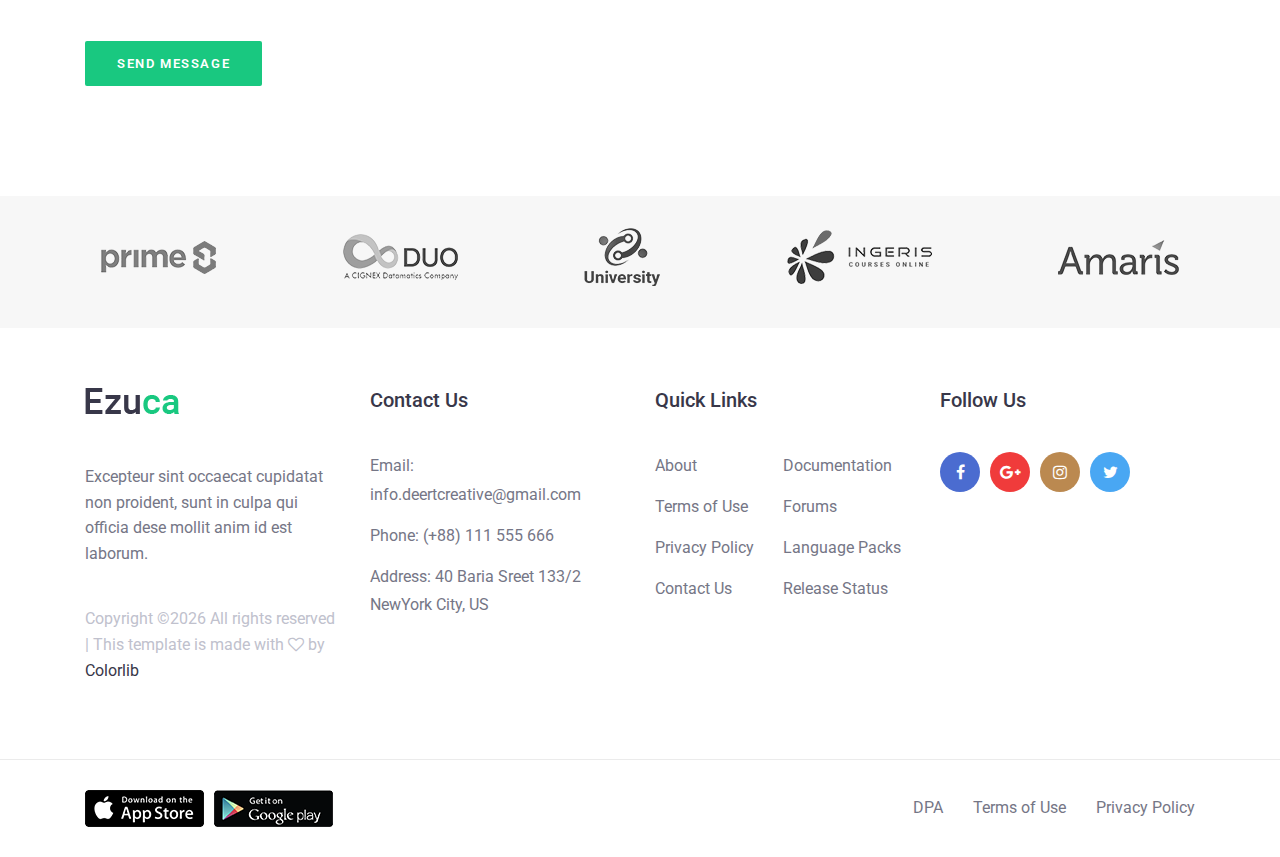
<file: contact.html>
<!DOCTYPE html>
<html lang="en">
<head>
    <title>Hello World</title>

    <!-- Required meta tags -->
    <meta charset="utf-8">
    <meta name="viewport" content="width=device-width, initial-scale=1, shrink-to-fit=no">

    <!-- Bootstrap CSS -->
    <link rel="stylesheet" href="css/bootstrap.min.css">

    <!-- FontAwesome CSS -->
    <link rel="stylesheet" href="css/font-awesome.min.css">

    <!-- ElegantFonts CSS -->
    <link rel="stylesheet" href="css/elegant-fonts.css">

    <!-- themify-icons CSS -->
    <link rel="stylesheet" href="css/themify-icons.css">

    <!-- Swiper CSS -->
    <link rel="stylesheet" href="css/swiper.min.css">

    <!-- Styles -->
    <link rel="stylesheet" href="style.css">
</head>
<body class="contact-page">
    <div class="page-header">
        <header class="site-header">
            <div class="top-header-bar">
                <div class="container-fluid">
                    <div class="row">
                        <div class="col-12 col-lg-6 d-none d-md-flex flex-wrap justify-content-center justify-content-lg-start mb-3 mb-lg-0">
                            <div class="header-bar-email d-flex align-items-center">
                                <i class="fa fa-envelope"></i><a href="#">tuanna.design@gmail.com</a>
                            </div><!-- .header-bar-email -->

                            <div class="header-bar-text lg-flex align-items-center">
                                <p><i class="fa fa-phone"></i>001-1234-88888 </p>
                            </div><!-- .header-bar-text -->
                        </div><!-- .col -->

                        <div class="col-12 col-lg-6 d-flex flex-wrap justify-content-center justify-content-lg-end align-items-center">
                            <div class="header-bar-search">
                                <form class="flex align-items-stretch">
                                    <input type="search" placeholder="What would you like to learn?">
                                    <button type="submit" value="" class="flex justify-content-center align-items-center"><i class="fa fa-search"></i></button>
                                </form>
                            </div><!-- .header-bar-search -->

                            <div class="header-bar-menu">
                                <ul class="flex justify-content-center align-items-center py-2 pt-md-0">
                                    <li><a href="#">Register</a></li>
                                    <li><a href="#">Login</a></li>
                                </ul>
                            </div><!-- .header-bar-menu -->
                        </div><!-- .col -->
                    </div><!-- .row -->
                </div><!-- .container-fluid -->
            </div><!-- .top-header-bar -->

            <div class="nav-bar">
                <div class="container">
                    <div class="row">
                        <div class="col-9 col-lg-3">
                            <div class="site-branding">
                                <h1 class="site-title"><a href="index.html" rel="home">Ezu<span>ca</span></a></h1>
                            </div><!-- .site-branding -->
                        </div><!-- .col -->

                        <div class="col-3 col-lg-9 flex justify-content-end align-content-center">
                            <nav class="site-navigation flex justify-content-end align-items-center">
                                <ul class="flex flex-column flex-lg-row justify-content-lg-end align-content-center">
                                    <li class="current-menu-item"><a href="index.html">Home</a></li>
                                    <li><a href="#">About</a></li>
                                    <li><a href="#">Courses</a></li>
                                    <li><a href="#">blog</a></li>
                                    <li><a href="#">Contact</a></li>
                                </ul>

                                <div class="hamburger-menu d-lg-none">
                                    <span></span>
                                    <span></span>
                                    <span></span>
                                    <span></span>
                                </div><!-- .hamburger-menu -->

                                <div class="header-bar-cart">
                                    <a href="#" class="flex justify-content-center align-items-center"><span aria-hidden="true" class="icon_bag_alt"></span></a>
                                </div><!-- .header-bar-search -->
                            </nav><!-- .site-navigation -->
                        </div><!-- .col -->
                    </div><!-- .row -->
                </div><!-- .container -->
            </div><!-- .nav-bar -->
        </header><!-- .site-header -->

        <div class="page-header-overlay">
            <div class="container">
                <div class="row">
                    <div class="col-12">
                        <header class="entry-header">
                            <h1>CONTACT</h1>
                        </header><!-- .entry-header -->
                    </div><!-- .col -->
                </div><!-- .row -->
            </div><!-- .container -->
        </div><!-- .page-header-overlay -->
    </div><!-- .page-header -->

    <div class="container">
        <div class="row">
            <div class="col-12">
                <div class="breadcrumbs">
                    <ul class="flex flex-wrap align-items-center p-0 m-0">
                        <li><a href="#"><i class="fa fa-home"></i> Home</a></li>
                        <li>Contact</li>
                    </ul>
                </div><!-- .breadcrumbs -->
            </div><!-- .col -->
        </div><!-- .row -->

        <div class="row justify-content-between">
            <div class="col-12">
                <div class="contact-gmap">
                    <iframe frameborder="0" scrolling="no" marginheight="0" marginwidth="0" src="https://www.google.com/maps/embed/v1/place?key=AIzaSyAyCkIjViJ_7vt5PMIHai_NjcdR64QYycw&q=Space+Needle,Seattle+WA" allowfullscreen></iframe>
                </div><!-- .contact-gmap -->
            </div><!-- .col -->

            <div class="col-12 col-lg-6">
                <div class="contact-form">
                    <h3>Contact Form</h3>

                    <form>
                        <input type="text" placeholder="Your Name">
                        <input type="email" placeholder="Your Email">
                        <input type="text" placeholder="Subject">
                        <textarea placeholder="Your Message" rows="4"></textarea>
                        <input type="submit" value="Send Message">
                    </form>
                </div><!-- .contact-form -->
            </div><!-- .col -->

            <div class="col-12 col-lg-6">
                <div class="contact-info">
                    <h3>Contact Information</h3>

                    <p>Excepteur sint occaecat cupidatat non proident, sunt in culpa qui officia dese mollit anim id est laborum. </p>

                    <ul class="p-0 m-0">
                        <li><span>Location:</span>40 Baria Sreet 133/2 NewYork City, US</li>
                        <li><span>Email:</span><a href="#">info.deeercreative@gmail.com</a></li>
                        <li><span>Phone:</span><a href="#">(203) 123-6666</a></li>
                    </ul>
                </div><!-- .contact-info -->
            </div><!-- .col -->
        </div><!-- .row -->
    </div><!-- .container -->

    <div class="clients-logo">
        <div class="container">
            <div class="row">
                <div class="col-12 flex flex-wrap justify-content-center justify-content-lg-between align-items-center">
                    <div class="logo-wrap">
                        <img src="images/logo-1.png" alt="">
                    </div><!-- .logo-wrap -->

                    <div class="logo-wrap">
                        <img src="images/logo-2.png" alt="">
                    </div><!-- .logo-wrap -->

                    <div class="logo-wrap">
                        <img src="images/logo-3.png" alt="">
                    </div><!-- .logo-wrap -->

                    <div class="logo-wrap">
                        <img src="images/logo-4.png" alt="">
                    </div><!-- .logo-wrap -->

                    <div class="logo-wrap">
                        <img src="images/logo-5.png" alt="">
                    </div><!-- .logo-wrap -->
                </div><!-- .col -->
            </div><!-- .row -->
        </div><!-- .container -->
    </div><!-- .clients-logo -->

    <footer class="site-footer">
        <div class="footer-widgets">
            <div class="container">
                <div class="row">
                    <div class="col-12 col-md-6 col-lg-3">
                        <div class="foot-about">
                            <a class="foot-logo" href="#"><img src="images/foot-logo.png" alt=""></a>

                            <p>Excepteur sint occaecat cupidatat non proident, sunt in culpa qui officia dese mollit anim id est laborum. </p>

                            <p class="footer-copyright"><!-- Link back to Colorlib can't be removed. Template is licensed under CC BY 3.0. -->
Copyright &copy;<script>document.write(new Date().getFullYear());</script> All rights reserved | This template is made with <i class="fa fa-heart-o" aria-hidden="true"></i> by <a href="https://colorlib.com" target="_blank">Colorlib</a>
<!-- Link back to Colorlib can't be removed. Template is licensed under CC BY 3.0. --></p>
                        </div><!-- .foot-about -->
                    </div><!-- .col -->

                    <div class="col-12 col-md-6 col-lg-3 mt-5 mt-md-0">
                        <div class="foot-contact">
                            <h2>Contact Us</h2>

                            <ul>
                                <li>Email: info.deertcreative@gmail.com</li>
                                <li>Phone: (+88) 111 555 666</li>
                                <li>Address: 40 Baria Sreet 133/2 NewYork City, US</li>
                            </ul>
                        </div><!-- .foot-contact -->
                    </div><!-- .col -->

                    <div class="col-12 col-md-6 col-lg-3 mt-5 mt-lg-0">
                        <div class="quick-links flex flex-wrap">
                            <h2 class="w-100">Quick Links</h2>

                            <ul class="w-50">
                                <li><a href="#">About </a></li>
                                <li><a href="#">Terms of Use </a></li>
                                <li><a href="#">Privacy Policy </a></li>
                                <li><a href="#">Contact Us</a></li>
                            </ul>

                            <ul class="w-50">
                                <li><a href="#">Documentation</a></li>
                                <li><a href="#">Forums</a></li>
                                <li><a href="#">Language Packs</a></li>
                                <li><a href="#">Release Status</a></li>
                            </ul>
                        </div><!-- .quick-links -->
                    </div><!-- .col -->

                    <div class="col-12 col-md-6 col-lg-3 mt-5 mt-lg-0">
                        <div class="follow-us">
                            <h2>Follow Us</h2>

                            <ul class="follow-us flex flex-wrap align-items-center">
                                <li><a href="#"><i class="fa fa-facebook"></i></a></li>
                                <li><a href="#"><i class="fa fa-google-plus"></i></a></li>
                                <li><a href="#"><i class="fa fa-instagram"></i></a></li>
                                <li><a href="#"><i class="fa fa-twitter"></i></a></li>
                            </ul>
                        </div><!-- .quick-links -->
                    </div><!-- .col -->
                </div><!-- .row -->
            </div><!-- .container -->
        </div><!-- .footer-widgets -->

        <div class="footer-bar">
            <div class="container">
                <div class="row flex-wrap justify-content-center justify-content-lg-between align-items-center">
                    <div class="col-12 col-lg-6">
                        <div class="download-apps flex flex-wrap justify-content-center justify-content-lg-start align-items-center">
                            <a href="#"><img src="images/app-store.png" alt=""></a>
                            <a href="#"><img src="images/play-store.png" alt=""></a>
                        </div><!-- .download-apps -->

                    </div>

                    <div class="col-12 col-lg-6 mt-4 mt-lg-0">
                        <div class="footer-bar-nav">
                            <ul class="flex flex-wrap justify-content-center justify-content-lg-end align-items-center">
                                <li><a href="#">DPA</a></li>
                                <li><a href="#">Terms of Use</a></li>
                                <li><a href="#">Privacy Policy</a></li>
                            </ul>
                        </div><!-- .footer-bar-nav -->
                    </div><!-- .col-12 -->
                </div><!-- .row -->
            </div><!-- .container -->
        </div><!-- .footer-bar -->
    </footer><!-- .site-footer -->

    <script type='text/javascript' src='js/jquery.js'></script>
    <script type='text/javascript' src='js/swiper.min.js'></script>
    <script type='text/javascript' src='js/masonry.pkgd.min.js'></script>
    <script type='text/javascript' src='js/jquery.collapsible.min.js'></script>
    <script type='text/javascript' src='js/custom.js'></script>

</body>
</html>
</file>
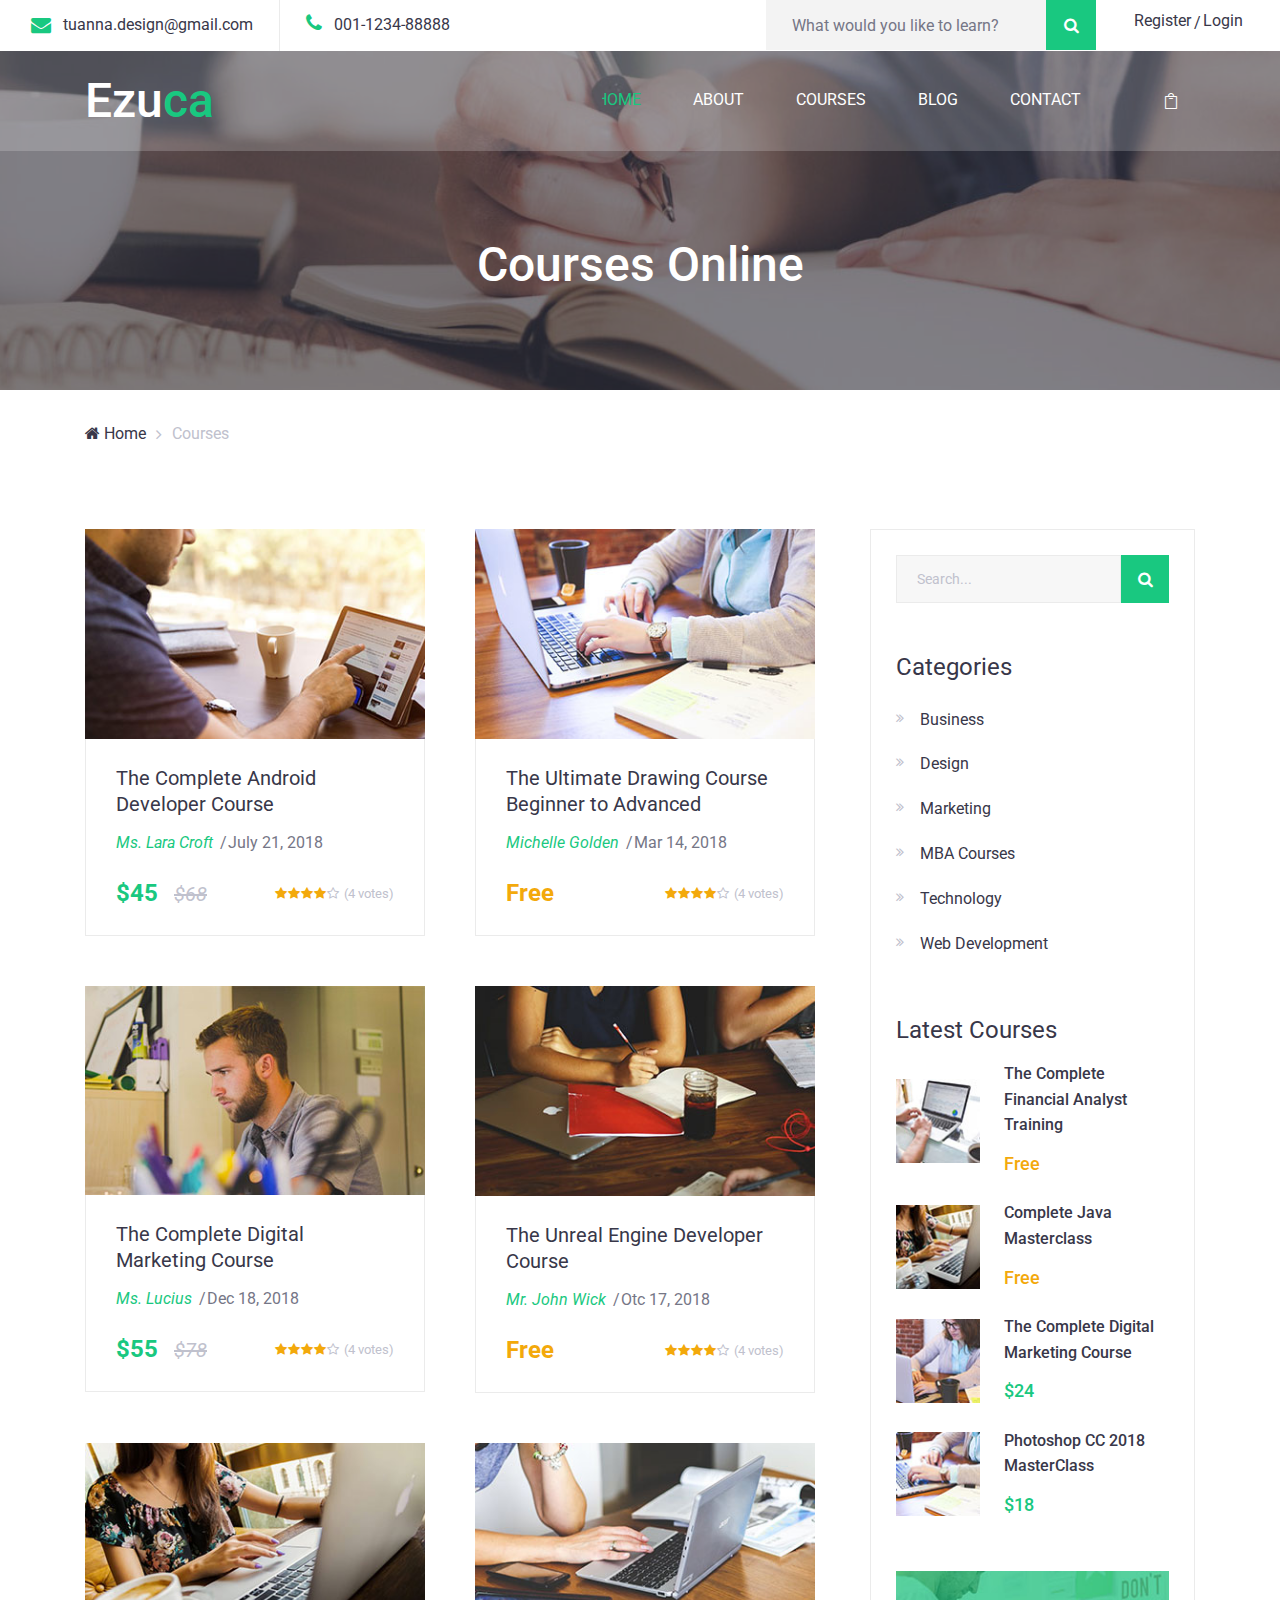
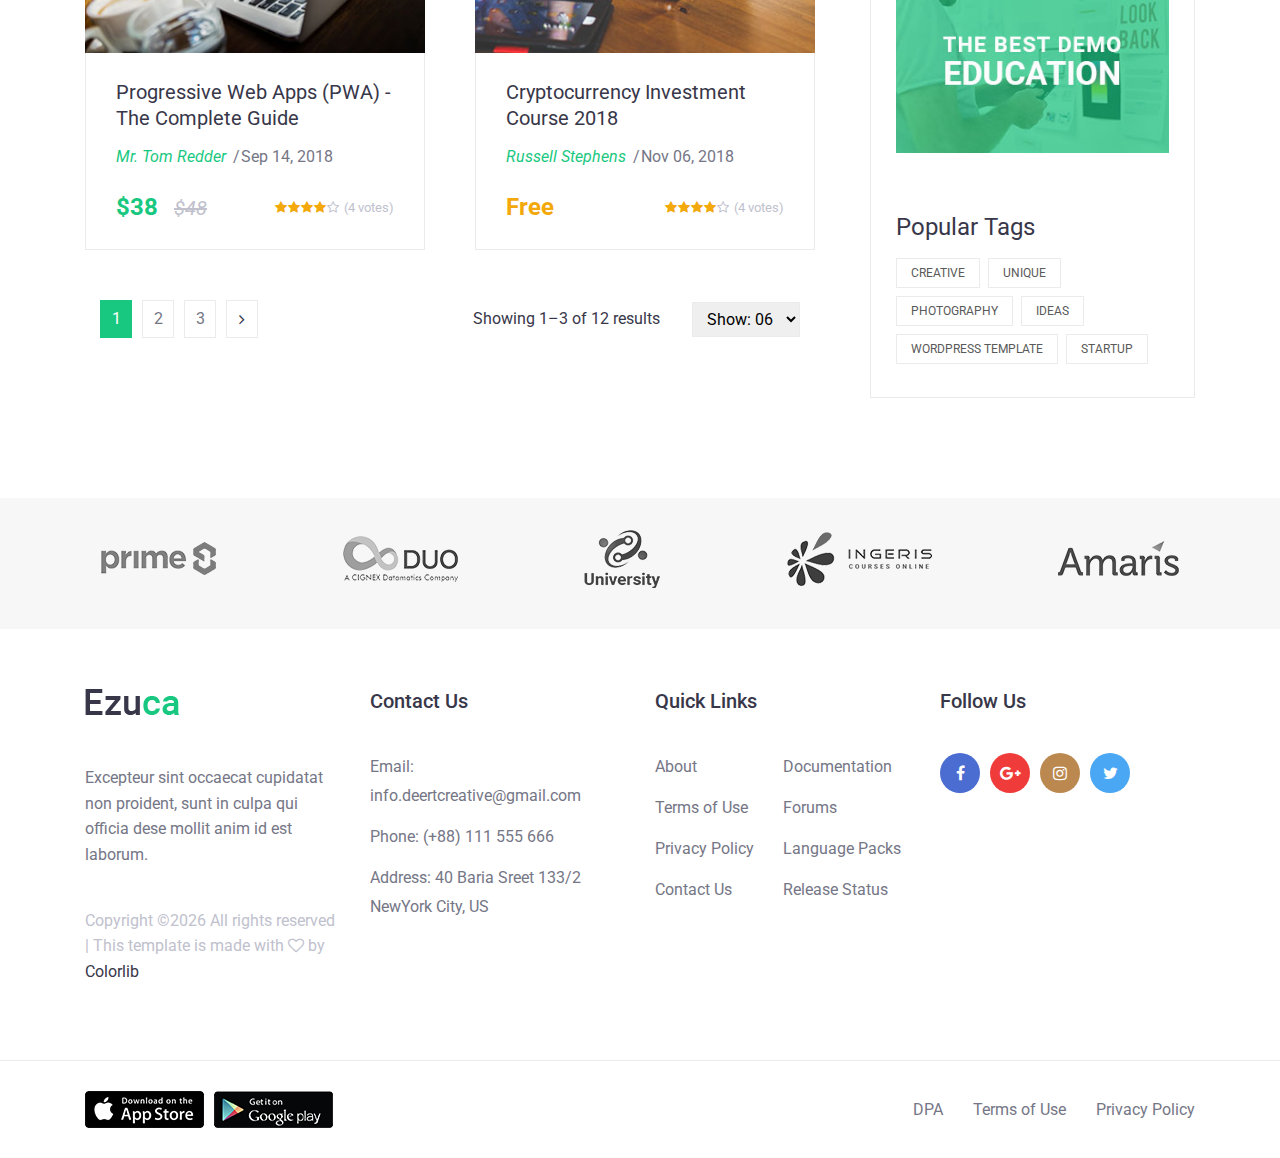
<file: courses.html>
<!DOCTYPE html>
<html lang="en">
<head>
    <title>Hello World</title>

    <!-- Required meta tags -->
    <meta charset="utf-8">
    <meta name="viewport" content="width=device-width, initial-scale=1, shrink-to-fit=no">

    <!-- Bootstrap CSS -->
    <link rel="stylesheet" href="css/bootstrap.min.css">

    <!-- FontAwesome CSS -->
    <link rel="stylesheet" href="css/font-awesome.min.css">

    <!-- ElegantFonts CSS -->
    <link rel="stylesheet" href="css/elegant-fonts.css">

    <!-- themify-icons CSS -->
    <link rel="stylesheet" href="css/themify-icons.css">

    <!-- Swiper CSS -->
    <link rel="stylesheet" href="css/swiper.min.css">

    <!-- Styles -->
    <link rel="stylesheet" href="style.css">
</head>
<body class="courses-page">
    <div class="page-header">
        <header class="site-header">
            <div class="top-header-bar">
                <div class="container-fluid">
                    <div class="row">
                        <div class="col-12 col-lg-6 d-none d-md-flex flex-wrap justify-content-center justify-content-lg-start mb-3 mb-lg-0">
                            <div class="header-bar-email d-flex align-items-center">
                                <i class="fa fa-envelope"></i><a href="#">tuanna.design@gmail.com</a>
                            </div><!-- .header-bar-email -->

                            <div class="header-bar-text lg-flex align-items-center">
                                <p><i class="fa fa-phone"></i>001-1234-88888 </p>
                            </div><!-- .header-bar-text -->
                        </div><!-- .col -->

                        <div class="col-12 col-lg-6 d-flex flex-wrap justify-content-center justify-content-lg-end align-items-center">
                            <div class="header-bar-search">
                                <form class="flex align-items-stretch">
                                    <input type="search" placeholder="What would you like to learn?">
                                    <button type="submit" value="" class="flex justify-content-center align-items-center"><i class="fa fa-search"></i></button>
                                </form>
                            </div><!-- .header-bar-search -->

                            <div class="header-bar-menu">
                                <ul class="flex justify-content-center align-items-center py-2 pt-md-0">
                                    <li><a href="#">Register</a></li>
                                    <li><a href="#">Login</a></li>
                                </ul>
                            </div><!-- .header-bar-menu -->
                        </div><!-- .col -->
                    </div><!-- .row -->
                </div><!-- .container-fluid -->
            </div><!-- .top-header-bar -->

            <div class="nav-bar">
                <div class="container">
                    <div class="row">
                        <div class="col-9 col-lg-3">
                            <div class="site-branding">
                                <h1 class="site-title"><a href="index.html" rel="home">Ezu<span>ca</span></a></h1>
                            </div><!-- .site-branding -->
                        </div><!-- .col -->

                        <div class="col-3 col-lg-9 flex justify-content-end align-content-center">
                            <nav class="site-navigation flex justify-content-end align-items-center">
                                <ul class="flex flex-column flex-lg-row justify-content-lg-end align-content-center">
                                    <li class="current-menu-item"><a href="index.html">Home</a></li>
                                    <li><a href="#">About</a></li>
                                    <li><a href="#">Courses</a></li>
                                    <li><a href="#">blog</a></li>
                                    <li><a href="#">Contact</a></li>
                                </ul>

                                <div class="hamburger-menu d-lg-none">
                                    <span></span>
                                    <span></span>
                                    <span></span>
                                    <span></span>
                                </div><!-- .hamburger-menu -->

                                <div class="header-bar-cart">
                                    <a href="#" class="flex justify-content-center align-items-center"><span aria-hidden="true" class="icon_bag_alt"></span></a>
                                </div><!-- .header-bar-search -->
                            </nav><!-- .site-navigation -->
                        </div><!-- .col -->
                    </div><!-- .row -->
                </div><!-- .container -->
            </div><!-- .nav-bar -->
        </header><!-- .site-header -->

        <div class="page-header-overlay">
            <div class="container">
                <div class="row">
                    <div class="col-12">
                        <header class="entry-header">
                            <h1>Courses Online</h1>
                        </header><!-- .entry-header -->
                    </div><!-- .col -->
                </div><!-- .row -->
            </div><!-- .container -->
        </div><!-- .page-header-overlay -->
    </div><!-- .page-header -->

    <div class="container">
        <div class="row">
            <div class="col-12">
                <div class="breadcrumbs">
                    <ul class="flex flex-wrap align-items-center p-0 m-0">
                        <li><a href="#"><i class="fa fa-home"></i> Home</a></li>
                        <li>Courses</li>
                    </ul>
                </div><!-- .breadcrumbs -->
            </div><!-- .col -->
        </div><!-- .row -->

        <div class="row">
            <div class="col-12 col-lg-8">
                <div class="featured-courses courses-wrap">
                    <div class="row mx-m-25">
                        <div class="col-12 col-md-6 px-25">
                            <div class="course-content">
                                <figure class="course-thumbnail">
                                    <a href="#"><img src="images/1.jpg" alt=""></a>
                                </figure><!-- .course-thumbnail -->

                                <div class="course-content-wrap">
                                    <header class="entry-header">
                                        <h2 class="entry-title"><a href="#">The Complete Android Developer Course</a></h2>

                                        <div class="entry-meta flex flex-wrap align-items-center">
                                            <div class="course-author"><a href="#">Ms. Lara Croft </a></div>

                                            <div class="course-date">July 21, 2018</div>
                                        </div><!-- .course-date -->
                                    </header><!-- .entry-header -->

                                    <footer class="entry-footer flex flex-wrap justify-content-between align-items-center">
                                        <div class="course-cost">
                                            $45 <span class="price-drop">$68</span>
                                        </div><!-- .course-cost -->

                                        <div class="course-ratings flex justify-content-end align-items-center">
                                            <span class="fa fa-star checked"></span>
                                            <span class="fa fa-star checked"></span>
                                            <span class="fa fa-star checked"></span>
                                            <span class="fa fa-star checked"></span>
                                            <span class="fa fa-star-o"></span>

                                            <span class="course-ratings-count">(4 votes)</span>
                                        </div><!-- .course-ratings -->
                                    </footer><!-- .entry-footer -->
                                </div><!-- .course-content-wrap -->
                            </div><!-- .course-content -->
                        </div><!-- .col -->

                        <div class="col-12 col-md-6 px-25">
                            <div class="course-content">
                                <figure class="course-thumbnail">
                                    <a href="#"><img src="images/2.jpg" alt=""></a>
                                </figure><!-- .course-thumbnail -->

                                <div class="course-content-wrap">
                                    <header class="entry-header">
                                        <h2 class="entry-title"><a href="#">The Ultimate Drawing Course Beginner to Advanced</a></h2>

                                        <div class="entry-meta flex flex-wrap align-items-center">
                                            <div class="course-author"><a href="#">Michelle Golden</a></div>

                                            <div class="course-date">Mar 14, 2018</div>
                                        </div><!-- .course-date -->
                                    </header><!-- .entry-header -->

                                    <footer class="entry-footer flex flex-wrap justify-content-between align-items-center">
                                        <div class="course-cost">
                                            <span class="free-cost">Free</span>
                                        </div><!-- .price-drop -->

                                        <div class="course-ratings flex justify-content-end align-items-center">
                                            <span class="fa fa-star checked"></span>
                                            <span class="fa fa-star checked"></span>
                                            <span class="fa fa-star checked"></span>
                                            <span class="fa fa-star checked"></span>
                                            <span class="fa fa-star-o"></span>

                                            <span class="course-ratings-count">(4 votes)</span>
                                        </div><!-- .course-ratings -->
                                    </footer><!-- .entry-footer -->
                                </div><!-- .course-content-wrap -->
                            </div><!-- .course-content -->
                        </div><!-- .col -->

                        <div class="col-12 col-md-6 px-25">
                            <div class="course-content">
                                <figure class="course-thumbnail">
                                    <a href="#"><img src="images/3.jpg" alt=""></a>
                                </figure><!-- .course-thumbnail -->

                                <div class="course-content-wrap">
                                    <header class="entry-header">
                                        <h2 class="entry-title"><a href="#">The Complete Digital Marketing Course</a></h2>

                                        <div class="entry-meta flex flex-wrap align-items-center">
                                            <div class="course-author"><a href="#">Ms. Lucius</a></div>

                                            <div class="course-date">Dec 18, 2018</div>
                                        </div><!-- .course-date -->
                                    </header><!-- .entry-header -->

                                    <footer class="entry-footer flex flex-wrap justify-content-between align-items-center">
                                        <div class="course-cost">
                                            $55 <span class="price-drop">$78</span>
                                        </div><!-- .course-cost -->

                                        <div class="course-ratings flex justify-content-end align-items-center">
                                            <span class="fa fa-star checked"></span>
                                            <span class="fa fa-star checked"></span>
                                            <span class="fa fa-star checked"></span>
                                            <span class="fa fa-star checked"></span>
                                            <span class="fa fa-star-o"></span>

                                            <span class="course-ratings-count">(4 votes)</span>
                                        </div><!-- .course-ratings -->
                                    </footer><!-- .entry-footer -->
                                </div><!-- .course-content-wrap -->
                            </div><!-- .course-content -->
                        </div><!-- .col -->

                        <div class="col-12 col-md-6 px-25">
                            <div class="course-content">
                                <figure class="course-thumbnail">
                                    <a href="#"><img src="images/4.jpg" alt=""></a>
                                </figure><!-- .course-thumbnail -->

                                <div class="course-content-wrap">
                                    <header class="entry-header">
                                        <h2 class="entry-title"><a href="#">The Unreal Engine Developer Course</a></h2>

                                        <div class="entry-meta flex flex-wrap align-items-center">
                                            <div class="course-author"><a href="#">Mr. John Wick</a></div>

                                            <div class="course-date">Otc 17, 2018</div>
                                        </div><!-- .course-date -->
                                    </header><!-- .entry-header -->

                                    <footer class="entry-footer flex flex-wrap justify-content-between align-items-center">
                                        <div class="course-cost">
                                            <span class="free-cost">Free</span>
                                        </div><!-- .course-cost -->

                                        <div class="course-ratings flex justify-content-end align-items-center">
                                            <span class="fa fa-star checked"></span>
                                            <span class="fa fa-star checked"></span>
                                            <span class="fa fa-star checked"></span>
                                            <span class="fa fa-star checked"></span>
                                            <span class="fa fa-star-o"></span>

                                            <span class="course-ratings-count">(4 votes)</span>
                                        </div><!-- .course-ratings -->
                                    </footer><!-- .entry-footer -->
                                </div><!-- .course-content-wrap -->
                            </div><!-- .course-content -->
                        </div><!-- .col -->

                        <div class="col-12 col-md-6 px-25">
                            <div class="course-content">
                                <figure class="course-thumbnail">
                                    <a href="#"><img src="images/5.jpg" alt=""></a>
                                </figure><!-- .course-thumbnail -->

                                <div class="course-content-wrap">
                                    <header class="entry-header">
                                        <h2 class="entry-title"><a href="#">Progressive Web Apps (PWA) - The Complete Guide</a></h2>

                                        <div class="entry-meta flex flex-wrap align-items-center">
                                            <div class="course-author"><a href="#">Mr. Tom Redder</a></div>

                                            <div class="course-date">Sep 14, 2018</div>
                                        </div><!-- .course-date -->
                                    </header><!-- .entry-header -->

                                    <footer class="entry-footer flex flex-wrap justify-content-between align-items-center">
                                        <div class="course-cost">
                                            $38 <span class="price-drop">$48</span>
                                        </div><!-- .course-cost -->

                                        <div class="course-ratings flex justify-content-end align-items-center">
                                            <span class="fa fa-star checked"></span>
                                            <span class="fa fa-star checked"></span>
                                            <span class="fa fa-star checked"></span>
                                            <span class="fa fa-star checked"></span>
                                            <span class="fa fa-star-o"></span>

                                            <span class="course-ratings-count">(4 votes)</span>
                                        </div><!-- .course-ratings -->
                                    </footer><!-- .entry-footer -->
                                </div><!-- .course-content-wrap -->
                            </div><!-- .course-content -->
                        </div><!-- .col -->

                        <div class="col-12 col-md-6 px-25">
                            <div class="course-content">
                                <figure class="course-thumbnail">
                                    <a href="#"><img src="images/6.jpg" alt=""></a>
                                </figure><!-- .course-thumbnail -->

                                <div class="course-content-wrap">
                                    <header class="entry-header">
                                        <h2 class="entry-title"><a href="#">Cryptocurrency Investment Course 2018</a></h2>

                                        <div class="entry-meta flex flex-wrap align-items-center">
                                            <div class="course-author"><a href="#">Russell Stephens</a></div>

                                            <div class="course-date">Nov 06, 2018</div>
                                        </div><!-- .course-date -->
                                    </header><!-- .entry-header -->

                                    <footer class="entry-footer flex flex-wrap justify-content-between align-items-center">
                                        <div class="course-cost">
                                            <span class="free-cost">Free</span>
                                        </div><!-- .course-cost -->

                                        <div class="course-ratings flex justify-content-end align-items-center">
                                            <span class="fa fa-star checked"></span>
                                            <span class="fa fa-star checked"></span>
                                            <span class="fa fa-star checked"></span>
                                            <span class="fa fa-star checked"></span>
                                            <span class="fa fa-star-o"></span>

                                            <span class="course-ratings-count">(4 votes)</span>
                                        </div><!-- .course-ratings -->
                                    </footer><!-- .entry-footer -->
                                </div><!-- .course-content-wrap -->
                            </div><!-- .course-content -->
                        </div><!-- .col -->
                    </div><!-- .row -->
                </div><!-- .featured-courses -->

                <div class="pagination flex flex-wrap justify-content-between align-items-center">
                    <div class="col-12 col-lg-4 order-2 order-lg-1 mt-3 mt-lg-0">
                        <ul class="flex flex-wrap align-items-center order-2 order-lg-1 p-0 m-0">
                            <li class="active"><a href="#">1</a></li>
                            <li><a href="#">2</a></li>
                            <li><a href="#">3</a></li>
                            <li><a href="#"><i class="fa fa-angle-right"></i></a></li>
                        </ul>
                    </div>

                    <div class="col-12 flex justify-content-start justify-content-lg-end col-lg-8 order-1 order-lg-2">
                        <div class="pagination-results flex flex-wrap align-items-center">
                            <p class="m-0">Showing 1–3 of 12 results</p>

                            <form>
                                <select>
                                    <option>Show: 06</option>
                                    <option>Show: 12</option>
                                    <option>Show: 18</option>
                                    <option>Show: 24</option>
                                </select>
                            </form>
                        </div><!-- .pagination-results -->
                    </div>
                </div><!-- .pagination -->
            </div><!-- .col -->

            <div class="col-12 col-lg-4">
                <div class="sidebar">
                    <div class="search-widget">
                        <form class="flex flex-wrap align-items-center">
                            <input type="search" placeholder="Search...">
                            <button type="submit" class="flex justify-content-center align-items-center"><i class="fa fa-search"></i></button>
                        </form><!-- .flex -->
                    </div><!-- .search-widget -->

                    <div class="cat-links">
                        <h2>Categories</h2>

                        <ul class="p-0 m-0">
                            <li><a href="#">Business</a></li>
                            <li><a href="#">Design</a></li>
                            <li><a href="#">Marketing</a></li>
                            <li><a href="#">MBA Courses</a></li>
                            <li><a href="#">Technology</a></li>
                            <li><a href="#">Web Development</a></li>
                        </ul>
                    </div><!-- .cat-links -->

                    <div class="latest-courses">
                        <h2>Latest Courses</h2>

                        <ul class="p-0 m-0">
                            <li class="flex flex-wrap justify-content-between align-items-center">
                                <img src="images/t-1.jpg" alt="">

                                <div class="content-wrap">
                                    <h3><a href="#">The Complete Financial Analyst Training</a></h3>

                                    <div class="course-cost free-cost">Free</div>
                                </div><!-- .content-wrap -->
                            </li>

                            <li class="flex flex-wrap justify-content-between align-items-center">
                                <img src="images/t-2.jpg" alt="">

                                <div class="content-wrap">
                                    <h3><a href="#">Complete Java
                                        Masterclass</a></h3>

                                    <div class="course-cost free-cost">Free</div>
                                </div><!-- .content-wrap -->
                            </li>

                            <li class="flex flex-wrap justify-content-between align-items-center">
                                <img src="images/t-3.jpg" alt="">

                                <div class="content-wrap">
                                    <h3><a href="#">The Complete Digital Marketing Course</a></h3>

                                    <div class="course-cost">$24</div>
                                </div><!-- .content-wrap -->
                            </li>

                            <li class="flex flex-wrap justify-content-between align-items-center">
                                <img src="images/t-4.jpg" alt="">

                                <div class="content-wrap">
                                    <h3><a href="#">Photoshop CC 2018
                                        MasterClass</a></h3>

                                    <div class="course-cost">$18</div>
                                </div><!-- .content-wrap -->
                            </li>
                        </ul>
                    </div><!-- .latest-courses -->

                    <div class="ads">
                        <img src="images/ads.jpg" alt="">
                    </div><!-- .ads -->

                    <div class="popular-tags">
                        <h2>Popular Tags</h2>

                        <ul class="flex flex-wrap align-items-center p-0 m-0">
                            <li><a href="#">Creative</a></li>
                            <li><a href="#">Unique</a></li>
                            <li><a href="#">Photography</a></li>
                            <li><a href="#">ideas</a></li>
                            <li><a href="#">Wordpress Template</a></li>
                            <li><a href="#">startup</a></li>
                        </ul>
                    </div><!-- .popular-tags -->
                </div><!-- .sidebar -->
            </div><!-- .col -->
        </div><!-- .row -->
    </div><!-- .container -->

    <div class="clients-logo">
        <div class="container">
            <div class="row">
                <div class="col-12 flex flex-wrap justify-content-center justify-content-lg-between align-items-center">
                    <div class="logo-wrap">
                        <img src="images/logo-1.png" alt="">
                    </div><!-- .logo-wrap -->

                    <div class="logo-wrap">
                        <img src="images/logo-2.png" alt="">
                    </div><!-- .logo-wrap -->

                    <div class="logo-wrap">
                        <img src="images/logo-3.png" alt="">
                    </div><!-- .logo-wrap -->

                    <div class="logo-wrap">
                        <img src="images/logo-4.png" alt="">
                    </div><!-- .logo-wrap -->

                    <div class="logo-wrap">
                        <img src="images/logo-5.png" alt="">
                    </div><!-- .logo-wrap -->
                </div><!-- .col -->
            </div><!-- .row -->
        </div><!-- .container -->
    </div><!-- .clients-logo -->

    <footer class="site-footer">
        <div class="footer-widgets">
            <div class="container">
                <div class="row">
                    <div class="col-12 col-md-6 col-lg-3">
                        <div class="foot-about">
                            <a class="foot-logo" href="#"><img src="images/foot-logo.png" alt=""></a>

                            <p>Excepteur sint occaecat cupidatat non proident, sunt in culpa qui officia dese mollit anim id est laborum. </p>

                            <p class="footer-copyright"><!-- Link back to Colorlib can't be removed. Template is licensed under CC BY 3.0. -->
Copyright &copy;<script>document.write(new Date().getFullYear());</script> All rights reserved | This template is made with <i class="fa fa-heart-o" aria-hidden="true"></i> by <a href="https://colorlib.com" target="_blank">Colorlib</a>
<!-- Link back to Colorlib can't be removed. Template is licensed under CC BY 3.0. --></p>
                        </div><!-- .foot-about -->
                    </div><!-- .col -->

                    <div class="col-12 col-md-6 col-lg-3 mt-5 mt-md-0">
                        <div class="foot-contact">
                            <h2>Contact Us</h2>

                            <ul>
                                <li>Email: info.deertcreative@gmail.com</li>
                                <li>Phone: (+88) 111 555 666</li>
                                <li>Address: 40 Baria Sreet 133/2 NewYork City, US</li>
                            </ul>
                        </div><!-- .foot-contact -->
                    </div><!-- .col -->

                    <div class="col-12 col-md-6 col-lg-3 mt-5 mt-lg-0">
                        <div class="quick-links flex flex-wrap">
                            <h2 class="w-100">Quick Links</h2>

                            <ul class="w-50">
                                <li><a href="#">About </a></li>
                                <li><a href="#">Terms of Use </a></li>
                                <li><a href="#">Privacy Policy </a></li>
                                <li><a href="#">Contact Us</a></li>
                            </ul>

                            <ul class="w-50">
                                <li><a href="#">Documentation</a></li>
                                <li><a href="#">Forums</a></li>
                                <li><a href="#">Language Packs</a></li>
                                <li><a href="#">Release Status</a></li>
                            </ul>
                        </div><!-- .quick-links -->
                    </div><!-- .col -->

                    <div class="col-12 col-md-6 col-lg-3 mt-5 mt-lg-0">
                        <div class="follow-us">
                            <h2>Follow Us</h2>

                            <ul class="follow-us flex flex-wrap align-items-center">
                                <li><a href="#"><i class="fa fa-facebook"></i></a></li>
                                <li><a href="#"><i class="fa fa-google-plus"></i></a></li>
                                <li><a href="#"><i class="fa fa-instagram"></i></a></li>
                                <li><a href="#"><i class="fa fa-twitter"></i></a></li>
                            </ul>
                        </div><!-- .quick-links -->
                    </div><!-- .col -->
                </div><!-- .row -->
            </div><!-- .container -->
        </div><!-- .footer-widgets -->

        <div class="footer-bar">
            <div class="container">
                <div class="row flex-wrap justify-content-center justify-content-lg-between align-items-center">
                    <div class="col-12 col-lg-6">
                        <div class="download-apps flex flex-wrap justify-content-center justify-content-lg-start align-items-center">
                            <a href="#"><img src="images/app-store.png" alt=""></a>
                            <a href="#"><img src="images/play-store.png" alt=""></a>
                        </div><!-- .download-apps -->

                    </div>

                    <div class="col-12 col-lg-6 mt-4 mt-lg-0">
                        <div class="footer-bar-nav">
                            <ul class="flex flex-wrap justify-content-center justify-content-lg-end align-items-center">
                                <li><a href="#">DPA</a></li>
                                <li><a href="#">Terms of Use</a></li>
                                <li><a href="#">Privacy Policy</a></li>
                            </ul>
                        </div><!-- .footer-bar-nav -->
                    </div><!-- .col-12 -->
                </div><!-- .row -->
            </div><!-- .container -->
        </div><!-- .footer-bar -->
    </footer><!-- .site-footer -->

    <script type='text/javascript' src='js/jquery.js'></script>
    <script type='text/javascript' src='js/swiper.min.js'></script>
    <script type='text/javascript' src='js/masonry.pkgd.min.js'></script>
    <script type='text/javascript' src='js/jquery.collapsible.min.js'></script>
    <script type='text/javascript' src='js/custom.js'></script>

</body>
</html>
</file>
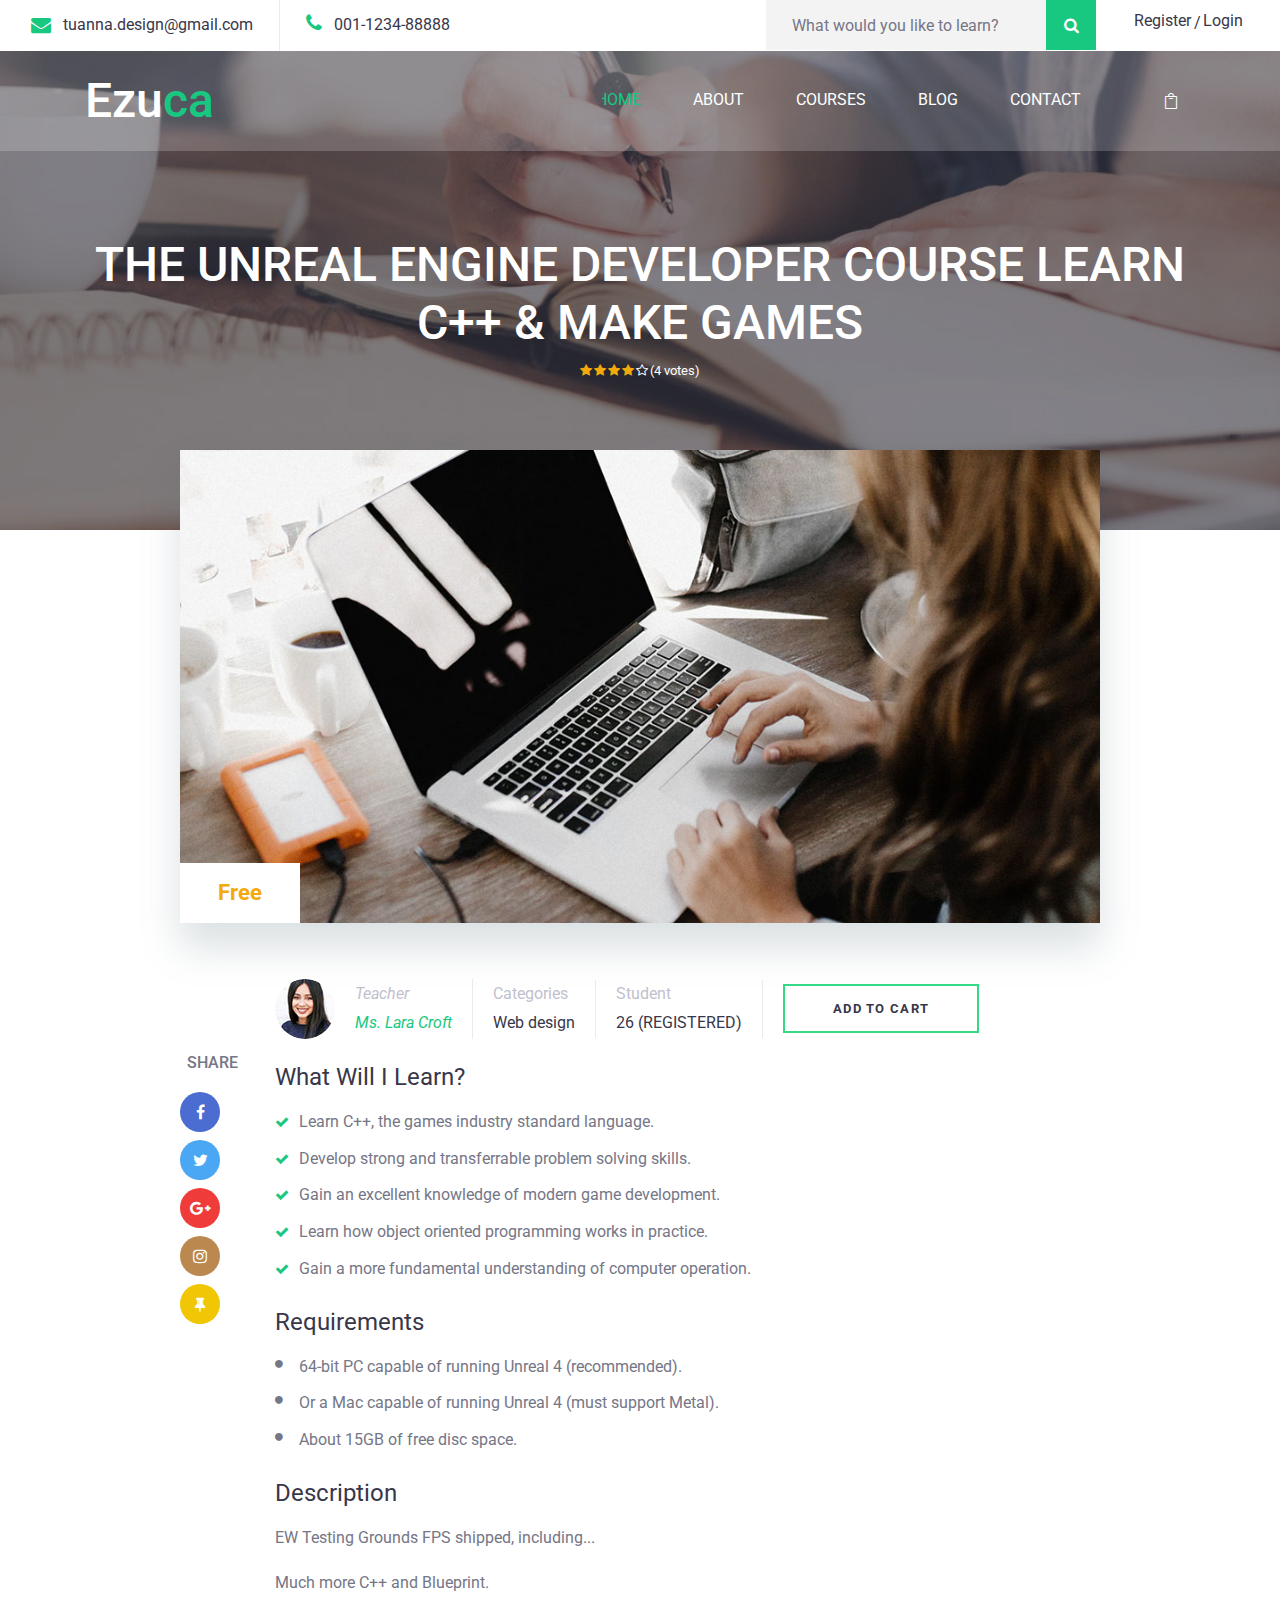
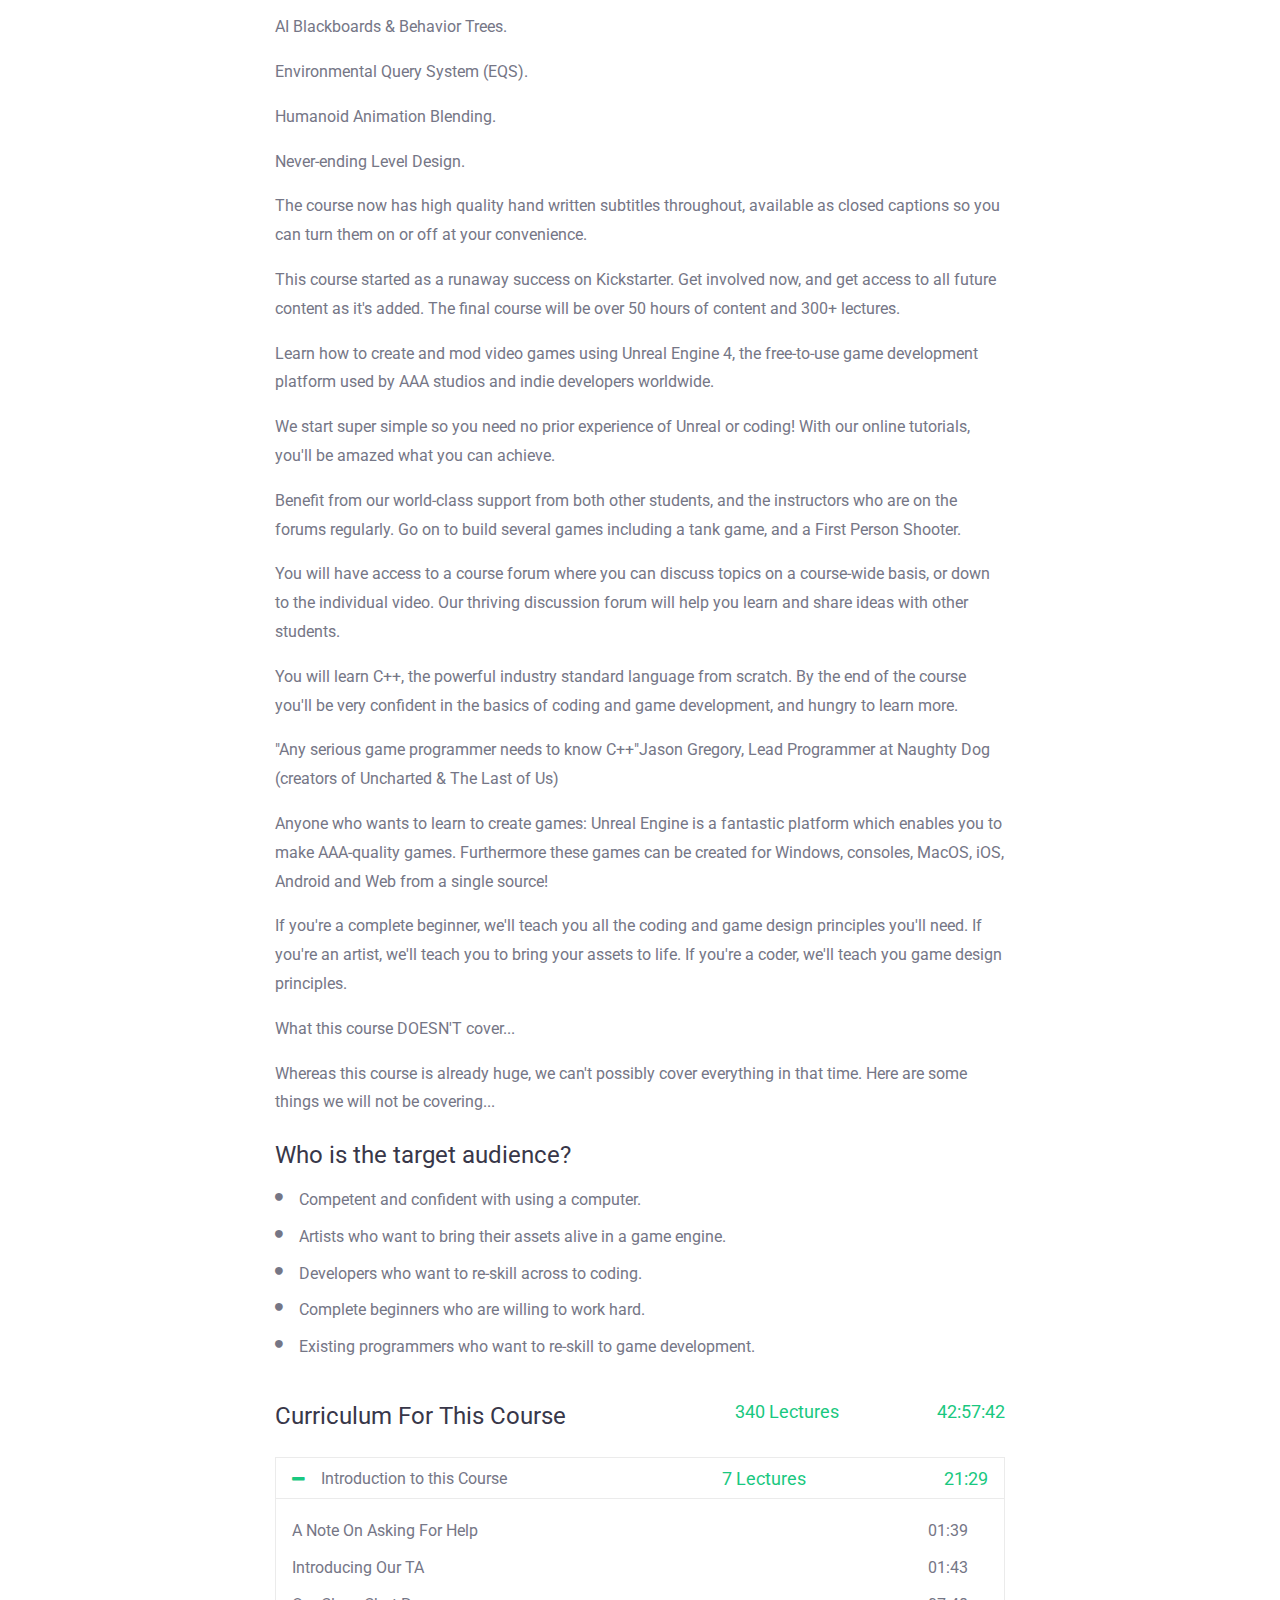
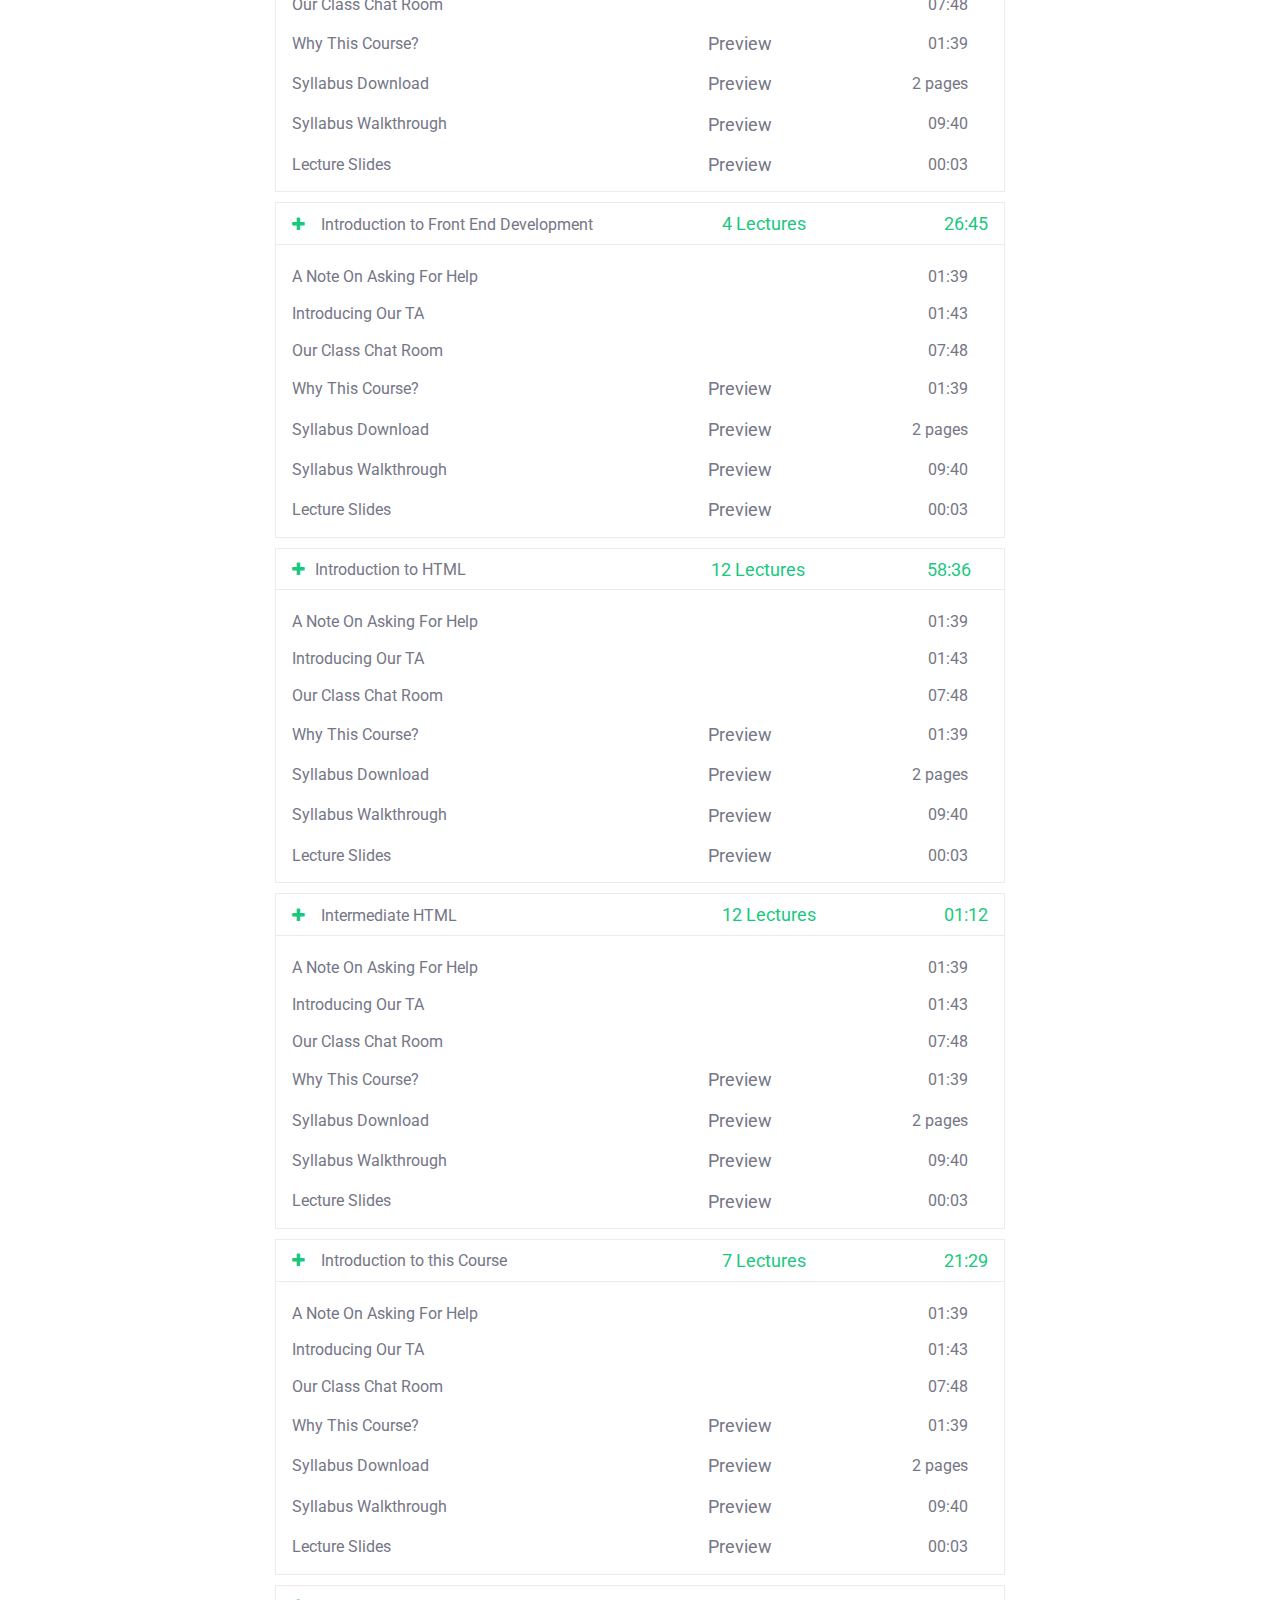
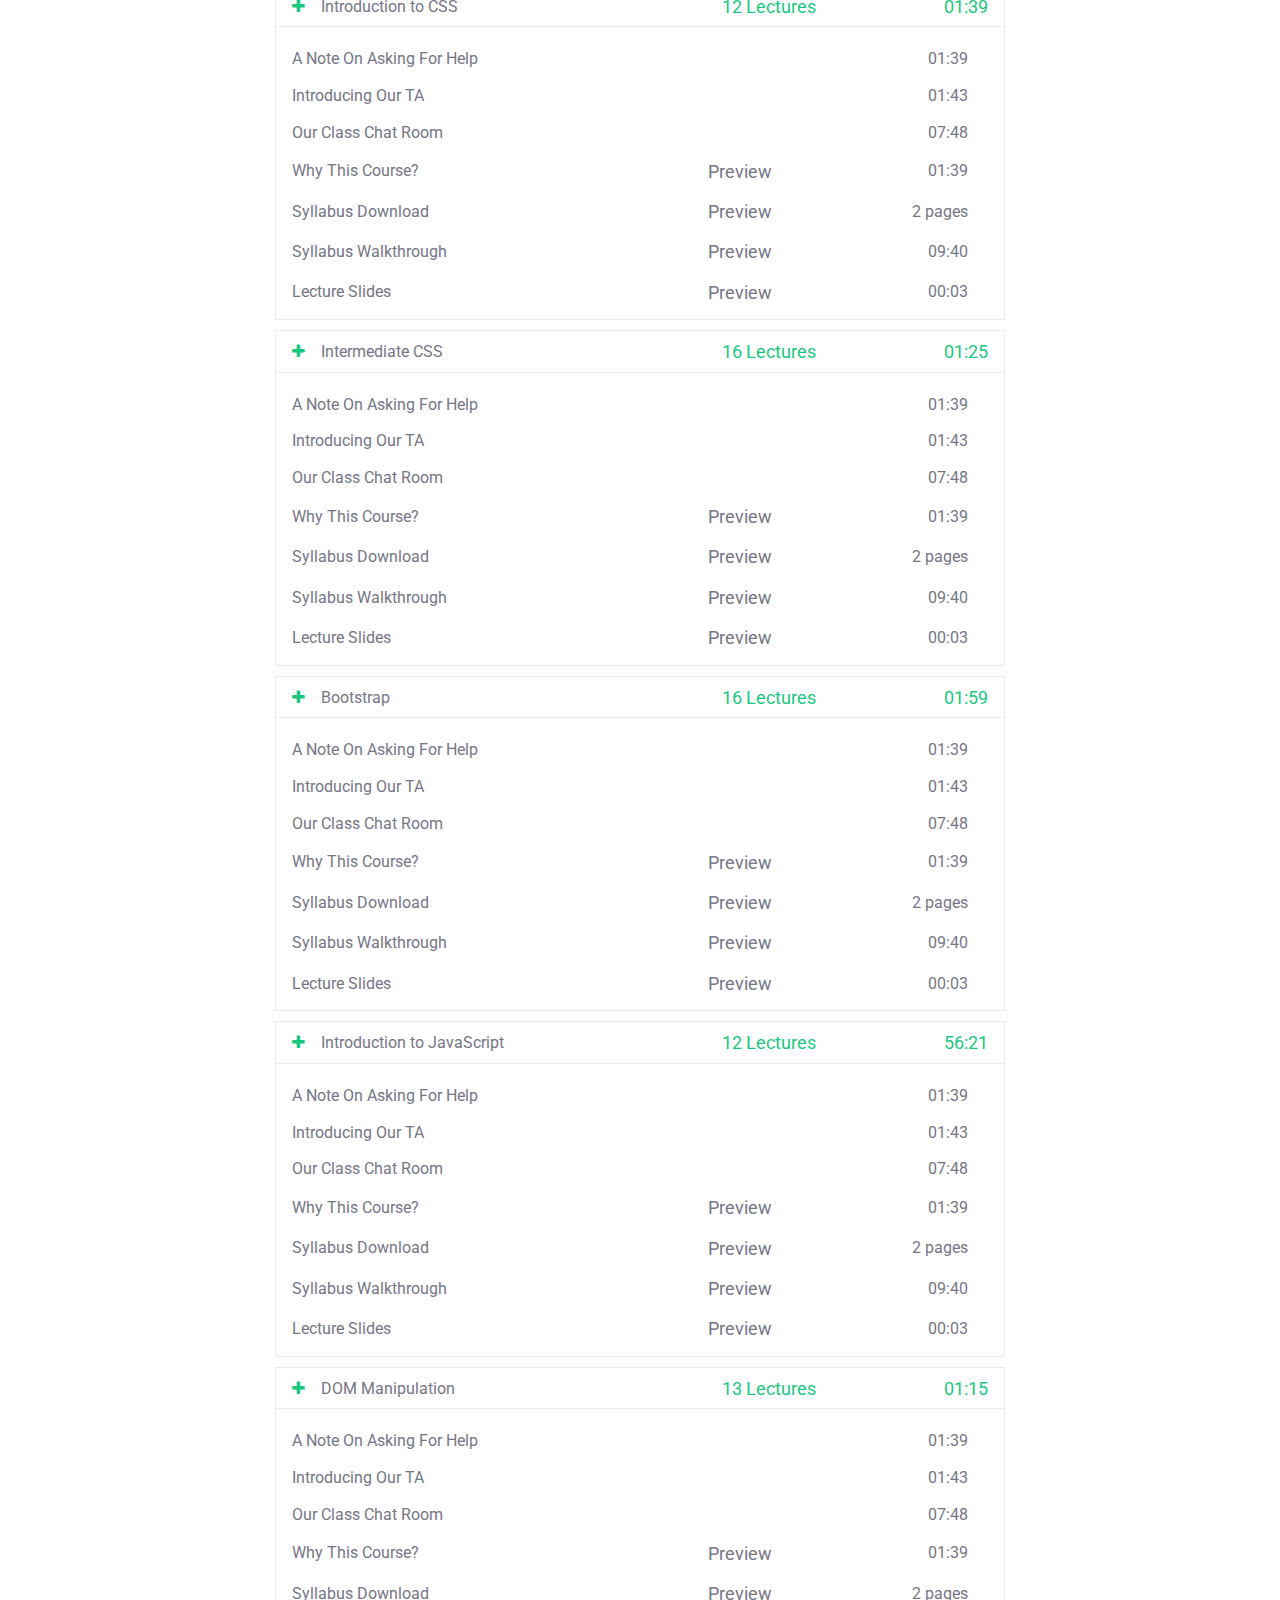
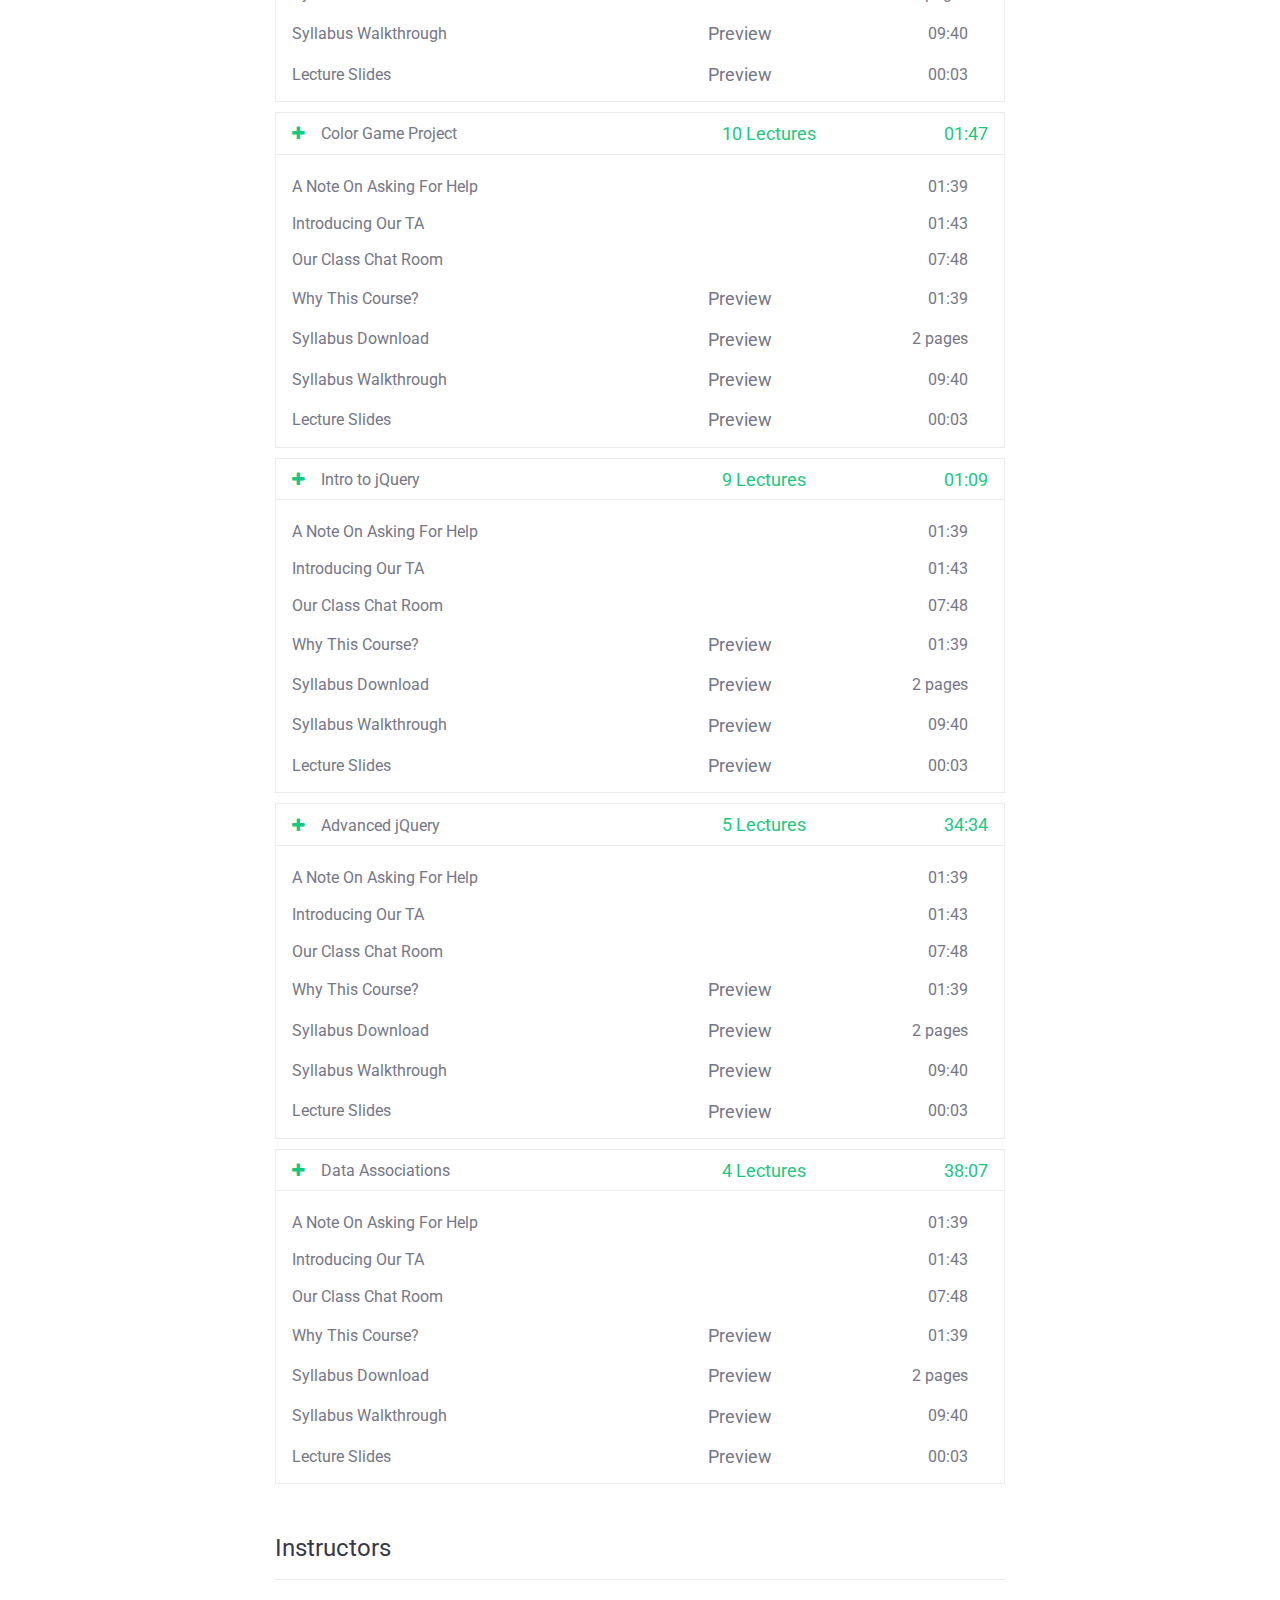
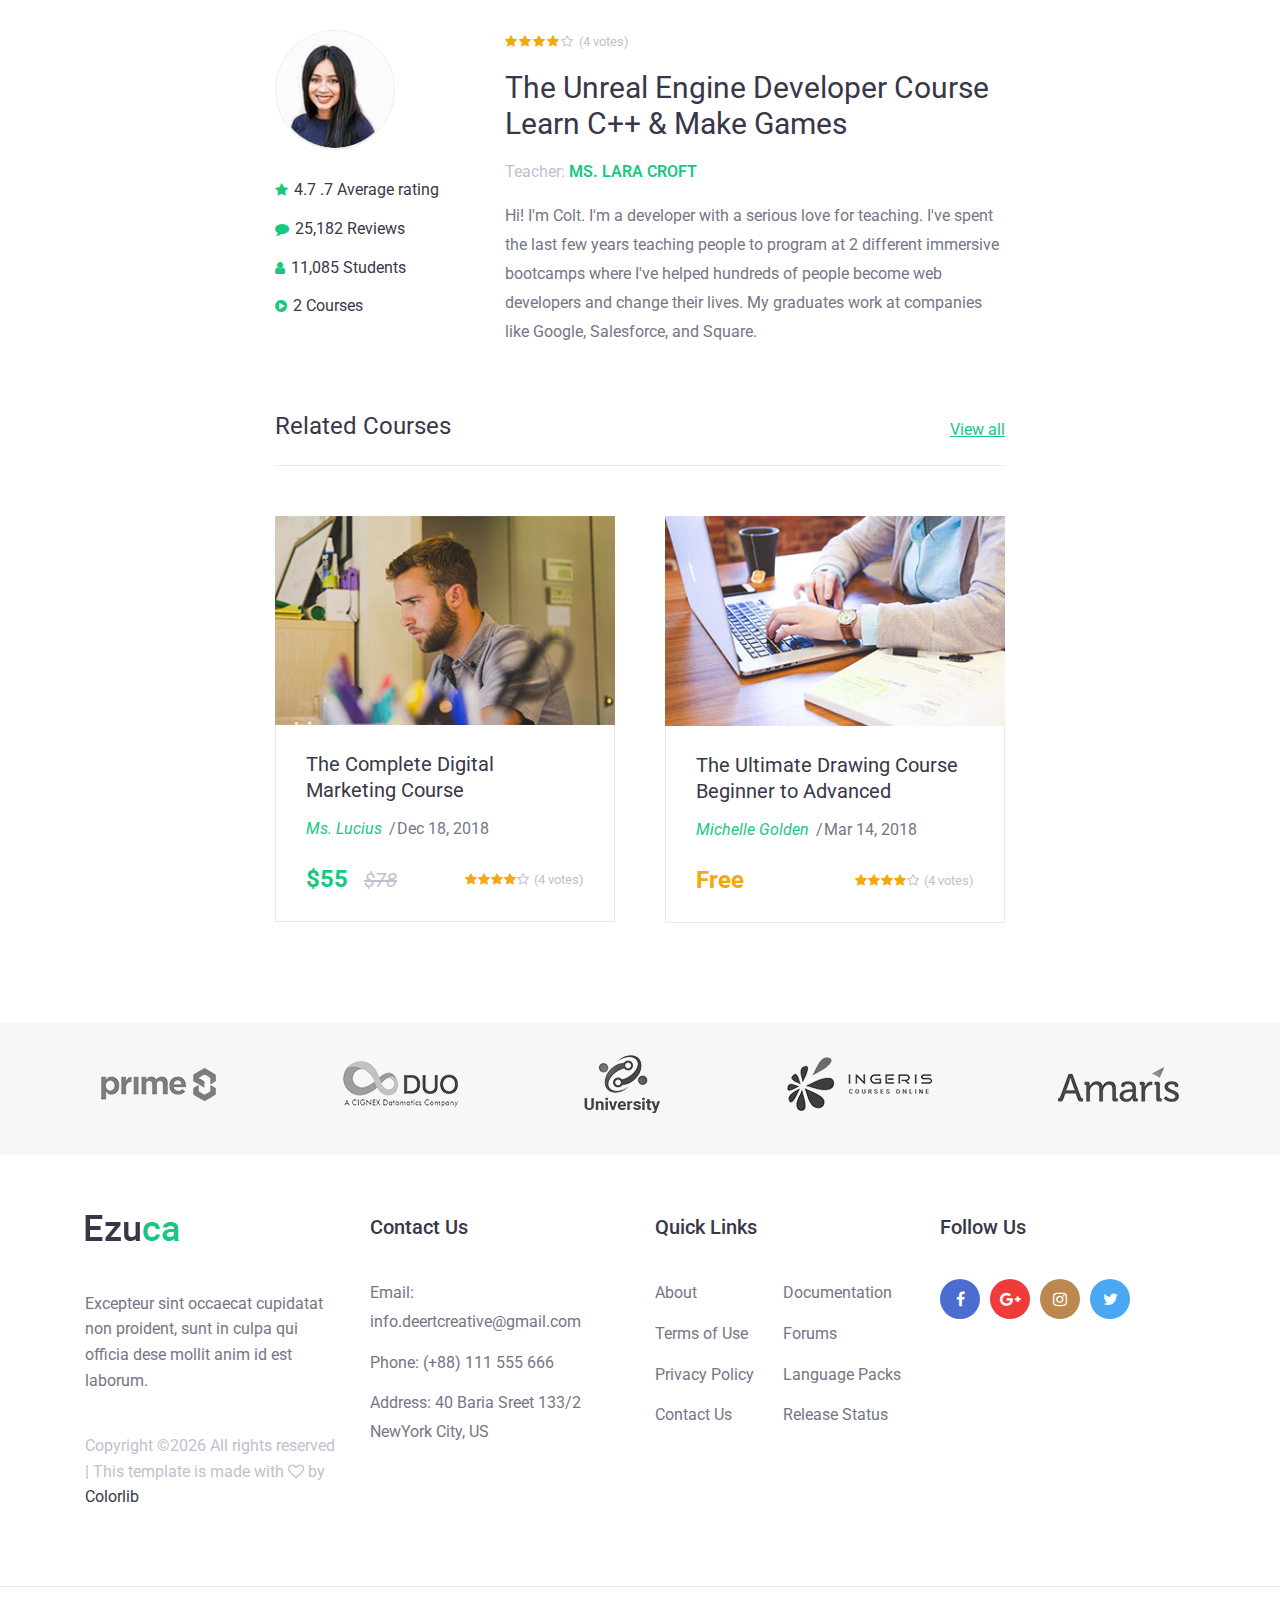
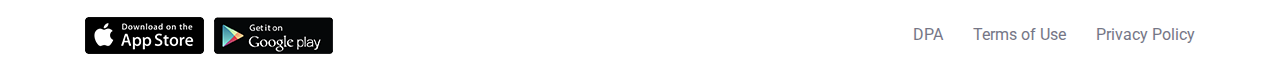
<file: single-courses.html>
<!DOCTYPE html>
<html lang="en">
<head>
    <title>Hello World</title>

    <!-- Required meta tags -->
    <meta charset="utf-8">
    <meta name="viewport" content="width=device-width, initial-scale=1, shrink-to-fit=no">

    <!-- Bootstrap CSS -->
    <link rel="stylesheet" href="css/bootstrap.min.css">

    <!-- FontAwesome CSS -->
    <link rel="stylesheet" href="css/font-awesome.min.css">

    <!-- ElegantFonts CSS -->
    <link rel="stylesheet" href="css/elegant-fonts.css">

    <!-- themify-icons CSS -->
    <link rel="stylesheet" href="css/themify-icons.css">

    <!-- Swiper CSS -->
    <link rel="stylesheet" href="css/swiper.min.css">

    <!-- Styles -->
    <link rel="stylesheet" href="style.css">
</head>
<body class="single-courses-page">
    <div class="page-header">
        <header class="site-header">
            <div class="top-header-bar">
                <div class="container-fluid">
                    <div class="row">
                        <div class="col-12 col-lg-6 d-none d-md-flex flex-wrap justify-content-center justify-content-lg-start mb-3 mb-lg-0">
                            <div class="header-bar-email d-flex align-items-center">
                                <i class="fa fa-envelope"></i><a href="#">tuanna.design@gmail.com</a>
                            </div><!-- .header-bar-email -->

                            <div class="header-bar-text lg-flex align-items-center">
                                <p><i class="fa fa-phone"></i>001-1234-88888 </p>
                            </div><!-- .header-bar-text -->
                        </div><!-- .col -->

                        <div class="col-12 col-lg-6 d-flex flex-wrap justify-content-center justify-content-lg-end align-items-center">
                            <div class="header-bar-search">
                                <form class="flex align-items-stretch">
                                    <input type="search" placeholder="What would you like to learn?">
                                    <button type="submit" value="" class="flex justify-content-center align-items-center"><i class="fa fa-search"></i></button>
                                </form>
                            </div><!-- .header-bar-search -->

                            <div class="header-bar-menu">
                                <ul class="flex justify-content-center align-items-center py-2 pt-md-0">
                                    <li><a href="#">Register</a></li>
                                    <li><a href="#">Login</a></li>
                                </ul>
                            </div><!-- .header-bar-menu -->
                        </div><!-- .col -->
                    </div><!-- .row -->
                </div><!-- .container-fluid -->
            </div><!-- .top-header-bar -->

            <div class="nav-bar">
                <div class="container">
                    <div class="row">
                        <div class="col-9 col-lg-3">
                            <div class="site-branding">
                                <h1 class="site-title"><a href="index.html" rel="home">Ezu<span>ca</span></a></h1>
                            </div><!-- .site-branding -->
                        </div><!-- .col -->

                        <div class="col-3 col-lg-9 flex justify-content-end align-content-center">
                            <nav class="site-navigation flex justify-content-end align-items-center">
                                <ul class="flex flex-column flex-lg-row justify-content-lg-end align-content-center">
                                    <li class="current-menu-item"><a href="index.html">Home</a></li>
                                    <li><a href="#">About</a></li>
                                    <li><a href="#">Courses</a></li>
                                    <li><a href="#">blog</a></li>
                                    <li><a href="#">Contact</a></li>
                                </ul>

                                <div class="hamburger-menu d-lg-none">
                                    <span></span>
                                    <span></span>
                                    <span></span>
                                    <span></span>
                                </div><!-- .hamburger-menu -->

                                <div class="header-bar-cart">
                                    <a href="#" class="flex justify-content-center align-items-center"><span aria-hidden="true" class="icon_bag_alt"></span></a>
                                </div><!-- .header-bar-search -->
                            </nav><!-- .site-navigation -->
                        </div><!-- .col -->
                    </div><!-- .row -->
                </div><!-- .container -->
            </div><!-- .nav-bar -->
        </header><!-- .site-header -->

        <div class="page-header-overlay">
            <div class="container">
                <div class="row">
                    <div class="col-12">
                        <header class="entry-header">
                            <h1 class="entry-title">The Unreal Engine Developer Course Learn C++ & Make Games</h1>

                            <div class="ratings flex justify-content-center align-items-center">
                                <i class="fa fa-star"></i>
                                <i class="fa fa-star"></i>
                                <i class="fa fa-star"></i>
                                <i class="fa fa-star"></i>
                                <i class="fa fa-star-o"></i>
                                <span>(4 votes)</span>
                            </div><!-- .ratings -->
                        </header><!-- .entry-header -->
                    </div><!-- .col -->
                </div><!-- .row -->
            </div><!-- .container -->
        </div><!-- .page-header-overlay -->
    </div><!-- .page-header -->

    <div class="container">
        <div class="row">
            <div class="col-12 offset-lg-1 col-lg-10">
                <div class="featured-image">
                    <img src="images/single-course-featured-img.jpg" alt="">

                    <div class="course-cost">Free</div>
                </div>
            </div><!-- .col -->
        </div><!-- .row -->

        <div class="row">
            <div class="col-12 offset-lg-1 col-lg-1">
                <div class="post-share">
                    <h3>share</h3>

                    <ul class="flex flex-wrap align-items-center p-0 m-0">
                        <li><a href="#"><i class="fa fa-facebook"></i></a></li>
                        <li><a href="#"><i class="fa fa-twitter"></i></a></li>
                        <li><a href="#"><i class="fa fa-google-plus"></i></a></li>
                        <li><a href="#"><i class="fa fa-instagram"></i></a></li>
                        <li><a href="#"><i class="fa fa-thumb-tack"></i></a></li>
                    </ul>
                </div><!-- .post-share -->
            </div><!-- .col -->

            <div class="col-12 col-lg-8">
                <div class="single-course-wrap">
                    <div class="course-info flex flex-wrap align-items-center">
                        <div class="course-author flex flex-wrap align-items-center mt-3">
                            <img src="images/course-author.jpg" alt="">

                            <div class="author-wrap">
                                <label class="m-0">Teacher</label>
                                <div class="author-name"><a href="#">Ms. Lara Croft</a></div>
                            </div><!-- .author-wrap -->
                        </div><!-- .course-author -->

                        <div class="course-cats mt-3">
                            <label class="m-0">Categories</label>
                            <div class="author-name"><a href="#">Web design</a></div>
                        </div><!-- .course-cats -->

                        <div class="course-students mt-3">
                            <label class="m-0">Student</label>
                            <div class="author-name"><a href="#">26 (REGISTERED)</a></div>
                        </div><!-- .course-students -->

                        <div class="buy-course mt-3">
                            <a class="btn" href="#">ADD to cart</a>
                        </div><!-- .buy-course -->
                    </div><!-- .course-info -->

                    <div class="single-course-cont-section">
                        <h2>What Will I Learn?</h2>

                        <ul class="p-0 m-0 green-ticked">
                            <li>Learn C++, the games industry standard language.</li>
                            <li>Develop strong and transferrable problem solving skills.</li>
                            <li>Gain an excellent knowledge of modern game development.</li>
                            <li>Learn how object oriented programming works in practice.</li>
                            <li>Gain a more fundamental understanding of computer operation.</li>
                        </ul>

                        <h2>Requirements</h2>

                        <ul class="p-0 m-0 black-doted">
                            <li>64-bit PC capable of running Unreal 4 (recommended).</li>
                            <li>Or a Mac capable of running Unreal 4 (must support Metal).</li>
                            <li>About 15GB of free disc space.</li>
                        </ul>

                        <h2>Description</h2>

                        <p>EW Testing Grounds FPS shipped, including...</p>
                        <p>Much more C++ and Blueprint.</p>
                        <p>AI Blackboards & Behavior Trees.</p>
                        <p>Environmental Query System (EQS).</p>
                        <p>Humanoid Animation Blending.</p>
                        <p>Never-ending Level Design.</p>
                        <p>The course now has high quality hand written subtitles throughout, available as closed captions so you can turn them on or off at your convenience.</p>
                        <p>This course started as a runaway success on Kickstarter. Get involved now, and get access to all future content as it's added. The final course will be over 50 hours of content and 300+ lectures.</p>
                        <p>Learn how to create and mod video games using Unreal Engine 4, the free-to-use game development platform used by AAA studios and indie developers worldwide.</p>
                        <p>We start super simple so you need no prior experience of Unreal or coding! With our online tutorials, you'll be amazed what you can achieve.</p>
                        <p>Benefit from our world-class support from both other students, and the instructors who are on the forums regularly. Go on to build several games including a tank game, and a First Person Shooter.</p>
                        <p>You will have access to a course forum where you can discuss topics on a course-wide basis, or down to the individual video. Our thriving discussion forum will help you learn and share ideas with other students.</p>
                        <p>You will learn C++, the powerful industry standard language from scratch. By the end of the course you'll be very confident in the basics of coding and game development, and hungry to learn more.</p>
                        <p>"Any serious game programmer needs to know C++"Jason Gregory, Lead Programmer at Naughty Dog (creators of Uncharted & The Last of Us)</p>
                        <p>Anyone who wants to learn to create games: Unreal Engine is a fantastic platform which enables you to make AAA-quality games. Furthermore these games can be created for Windows, consoles, MacOS, iOS, Android and Web from a single source!</p>
                        <p>If you're a complete beginner, we'll teach you all the coding and game design principles you'll need. If you're an artist, we'll teach you to bring your assets to life. If you're a coder, we'll teach you game design principles.</p>
                        <p>What this course DOESN'T cover...</p>
                        <p>Whereas this course is already huge, we can't possibly cover everything in that time. Here are some things we will not be covering...</p>

                        <h2>Who is the target audience?</h2>

                        <ul class="p-0 m-0 black-doted">
                            <li>Competent and confident with using a computer.</li>
                            <li>Artists who want to bring their assets alive in a game engine.</li>
                            <li>Developers who want to re-skill across to coding.</li>
                            <li>Complete beginners who are willing to work hard.</li>
                            <li>Existing programmers who want to re-skill to game development.</li>
                        </ul>
                    </div>

                    <div class="single-course-accordion-cont mt-3">
                        <header class="entry-header flex flex-wrap justify-content-between align-items-center">
                            <h2>Curriculum For This Course</h2>

                            <div class="number-of-lectures">340 Lectures</div>

                            <div class="total-lectures-time">42:57:42</div>
                        </header><!-- .entry-header -->

                        <div class="entry-contents">
                            <div class="accordion-wrap type-accordion">
                                <h3 class="entry-title flex flex-wrap justify-content-between align-items-lg-center active">
                                    <span class="arrow-r"><i class="fa fa-plus"></i><i class="fa fa-minus"></i></span>
                                    <span class="lecture-group-title">Introduction to this Course</span>
                                    <span class="number-of-lectures">7 Lectures</span>
                                    <span class="total-lectures-time">21:29</span>
                                </h3>

                                <div class="entry-content">
                                    <ul class="p-0 m-0">
                                        <li class="flex flex-column flex-lg-row align-items-lg-center"><span class="lecture-title">A Note On Asking For Help</span><span class="lectures-preview"></span><span class="lectures-time text-left text-lg-right">01:39</span></li>
                                        <li class="flex flex-column flex-lg-row align-items-lg-center"><span class="lecture-title">Introducing Our TA</span><span class="lectures-preview"></span><span class="lectures-time text-left text-lg-right">01:43</span></li>
                                        <li class="flex flex-column flex-lg-row align-items-lg-center"><span class="lecture-title">Our Class Chat Room</span><span class="lectures-preview"></span><span class="lectures-time text-left text-lg-right">07:48</span></li>
                                        <li class="flex flex-column flex-lg-row align-items-lg-center"><span class="lecture-title">Why This Course?</span><span class="lectures-preview">Preview</span><span class="lectures-time text-left text-lg-right">01:39</span></li>
                                        <li class="flex flex-column flex-lg-row align-items-lg-center"><span class="lecture-title">Syllabus Download</span><span class="lectures-preview">Preview</span><span class="lectures-time text-left text-lg-right">2 pages</span></li>
                                        <li class="flex flex-column flex-lg-row align-items-lg-center"><span class="lecture-title">Syllabus Walkthrough</span><span class="lectures-preview">Preview</span><span class="lectures-time text-left text-lg-right">09:40</span></li>
                                        <li class="flex flex-column flex-lg-row align-items-lg-center"><span class="lecture-title">Lecture Slides</span><span class="lectures-preview">Preview</span><span class="lectures-time text-left text-lg-right">00:03</span></li>
                                    </ul>
                                </div>

                                <h3 class="entry-title flex flex-wrap justify-content-between align-items-lg-center">
                                    <span class="arrow-r"><i class="fa fa-plus"></i><i class="fa fa-minus"></i></span>
                                    <span class="lecture-group-title">Introduction to Front End Development</span>
                                    <span class="number-of-lectures">4 Lectures</span>
                                    <span class="total-lectures-time">26:45</span>
                                </h3>

                                <div class="entry-content">
                                    <ul class="p-0 m-0">
                                        <li class="flex flex-column flex-lg-row align-items-lg-center"><span class="lecture-title">A Note On Asking For Help</span><span class="lectures-preview"></span><span class="lectures-time text-left text-lg-right">01:39</span></li>
                                        <li class="flex flex-column flex-lg-row align-items-lg-center"><span class="lecture-title">Introducing Our TA</span><span class="lectures-preview"></span><span class="lectures-time text-left text-lg-right">01:43</span></li>
                                        <li class="flex flex-column flex-lg-row align-items-lg-center"><span class="lecture-title">Our Class Chat Room</span><span class="lectures-preview"></span><span class="lectures-time text-left text-lg-right">07:48</span></li>
                                        <li class="flex flex-column flex-lg-row align-items-lg-center"><span class="lecture-title">Why This Course?</span><span class="lectures-preview">Preview</span><span class="lectures-time text-left text-lg-right">01:39</span></li>
                                        <li class="flex flex-column flex-lg-row align-items-lg-center"><span class="lecture-title">Syllabus Download</span><span class="lectures-preview">Preview</span><span class="lectures-time text-left text-lg-right">2 pages</span></li>
                                        <li class="flex flex-column flex-lg-row align-items-lg-center"><span class="lecture-title">Syllabus Walkthrough</span><span class="lectures-preview">Preview</span><span class="lectures-time text-left text-lg-right">09:40</span></li>
                                        <li class="flex flex-column flex-lg-row align-items-lg-center"><span class="lecture-title">Lecture Slides</span><span class="lectures-preview">Preview</span><span class="lectures-time text-left text-lg-right">00:03</span></li>
                                    </ul>
                                </div>

                                <h3 class="entry-title flex flex-wrap align-items-center">
                                    <span class="arrow-r"><i class="fa fa-plus"></i><i class="fa fa-minus"></i></span>
                                    <span class="lecture-group-title">Introduction to HTML	</span>
                                    <span class="number-of-lectures">12 Lectures</span>
                                    <span class="total-lectures-time">58:36</span>
                                </h3>

                                <div class="entry-content">
                                    <ul class="p-0 m-0">
                                        <li class="flex flex-column flex-lg-row align-items-lg-center"><span class="lecture-title">A Note On Asking For Help</span><span class="lectures-preview"></span><span class="lectures-time text-left text-lg-right">01:39</span></li>
                                        <li class="flex flex-column flex-lg-row align-items-lg-center"><span class="lecture-title">Introducing Our TA</span><span class="lectures-preview"></span><span class="lectures-time text-left text-lg-right">01:43</span></li>
                                        <li class="flex flex-column flex-lg-row align-items-lg-center"><span class="lecture-title">Our Class Chat Room</span><span class="lectures-preview"></span><span class="lectures-time text-left text-lg-right">07:48</span></li>
                                        <li class="flex flex-column flex-lg-row align-items-lg-center"><span class="lecture-title">Why This Course?</span><span class="lectures-preview">Preview</span><span class="lectures-time text-left text-lg-right">01:39</span></li>
                                        <li class="flex flex-column flex-lg-row align-items-lg-center"><span class="lecture-title">Syllabus Download</span><span class="lectures-preview">Preview</span><span class="lectures-time text-left text-lg-right">2 pages</span></li>
                                        <li class="flex flex-column flex-lg-row align-items-lg-center"><span class="lecture-title">Syllabus Walkthrough</span><span class="lectures-preview">Preview</span><span class="lectures-time text-left text-lg-right">09:40</span></li>
                                        <li class="flex flex-column flex-lg-row align-items-lg-center"><span class="lecture-title">Lecture Slides</span><span class="lectures-preview">Preview</span><span class="lectures-time text-left text-lg-right">00:03</span></li>
                                    </ul>
                                </div>

                                <h3 class="entry-title flex flex-wrap justify-content-between align-items-lg-center">
                                    <span class="arrow-r"><i class="fa fa-plus"></i><i class="fa fa-minus"></i></span>
                                    <span class="lecture-group-title">Intermediate HTML</span>
                                    <span class="number-of-lectures">12 Lectures</span>
                                    <span class="total-lectures-time">01:12</span>
                                </h3>

                                <div class="entry-content">
                                    <ul class="p-0 m-0">
                                        <li class="flex flex-column flex-lg-row align-items-lg-center"><span class="lecture-title">A Note On Asking For Help</span><span class="lectures-preview"></span><span class="lectures-time text-left text-lg-right">01:39</span></li>
                                        <li class="flex flex-column flex-lg-row align-items-lg-center"><span class="lecture-title">Introducing Our TA</span><span class="lectures-preview"></span><span class="lectures-time text-left text-lg-right">01:43</span></li>
                                        <li class="flex flex-column flex-lg-row align-items-lg-center"><span class="lecture-title">Our Class Chat Room</span><span class="lectures-preview"></span><span class="lectures-time text-left text-lg-right">07:48</span></li>
                                        <li class="flex flex-column flex-lg-row align-items-lg-center"><span class="lecture-title">Why This Course?</span><span class="lectures-preview">Preview</span><span class="lectures-time text-left text-lg-right">01:39</span></li>
                                        <li class="flex flex-column flex-lg-row align-items-lg-center"><span class="lecture-title">Syllabus Download</span><span class="lectures-preview">Preview</span><span class="lectures-time text-left text-lg-right">2 pages</span></li>
                                        <li class="flex flex-column flex-lg-row align-items-lg-center"><span class="lecture-title">Syllabus Walkthrough</span><span class="lectures-preview">Preview</span><span class="lectures-time text-left text-lg-right">09:40</span></li>
                                        <li class="flex flex-column flex-lg-row align-items-lg-center"><span class="lecture-title">Lecture Slides</span><span class="lectures-preview">Preview</span><span class="lectures-time text-left text-lg-right">00:03</span></li>
                                    </ul>
                                </div>

                                <h3 class="entry-title flex flex-wrap justify-content-between align-items-lg-center">
                                    <span class="arrow-r"><i class="fa fa-plus"></i><i class="fa fa-minus"></i></span>
                                    <span class="lecture-group-title">Introduction to this Course</span>
                                    <span class="number-of-lectures">7 Lectures</span>
                                    <span class="total-lectures-time">21:29</span>
                                </h3>

                                <div class="entry-content">
                                    <ul class="p-0 m-0">
                                        <li class="flex flex-column flex-lg-row align-items-lg-center"><span class="lecture-title">A Note On Asking For Help</span><span class="lectures-preview"></span><span class="lectures-time text-left text-lg-right">01:39</span></li>
                                        <li class="flex flex-column flex-lg-row align-items-lg-center"><span class="lecture-title">Introducing Our TA</span><span class="lectures-preview"></span><span class="lectures-time text-left text-lg-right">01:43</span></li>
                                        <li class="flex flex-column flex-lg-row align-items-lg-center"><span class="lecture-title">Our Class Chat Room</span><span class="lectures-preview"></span><span class="lectures-time text-left text-lg-right">07:48</span></li>
                                        <li class="flex flex-column flex-lg-row align-items-lg-center"><span class="lecture-title">Why This Course?</span><span class="lectures-preview">Preview</span><span class="lectures-time text-left text-lg-right">01:39</span></li>
                                        <li class="flex flex-column flex-lg-row align-items-lg-center"><span class="lecture-title">Syllabus Download</span><span class="lectures-preview">Preview</span><span class="lectures-time text-left text-lg-right">2 pages</span></li>
                                        <li class="flex flex-column flex-lg-row align-items-lg-center"><span class="lecture-title">Syllabus Walkthrough</span><span class="lectures-preview">Preview</span><span class="lectures-time text-left text-lg-right">09:40</span></li>
                                        <li class="flex flex-column flex-lg-row align-items-lg-center"><span class="lecture-title">Lecture Slides</span><span class="lectures-preview">Preview</span><span class="lectures-time text-left text-lg-right">00:03</span></li>
                                    </ul>
                                </div>

                                <h3 class="entry-title flex flex-wrap justify-content-between align-items-lg-center">
                                    <span class="arrow-r"><i class="fa fa-plus"></i><i class="fa fa-minus"></i></span>
                                    <span class="lecture-group-title">Introduction to CSS</span>
                                    <span class="number-of-lectures">12 Lectures</span>
                                    <span class="total-lectures-time">01:39</span>
                                </h3>

                                <div class="entry-content">
                                    <ul class="p-0 m-0">
                                        <li class="flex flex-column flex-lg-row align-items-lg-center"><span class="lecture-title">A Note On Asking For Help</span><span class="lectures-preview"></span><span class="lectures-time text-left text-lg-right">01:39</span></li>
                                        <li class="flex flex-column flex-lg-row align-items-lg-center"><span class="lecture-title">Introducing Our TA</span><span class="lectures-preview"></span><span class="lectures-time text-left text-lg-right">01:43</span></li>
                                        <li class="flex flex-column flex-lg-row align-items-lg-center"><span class="lecture-title">Our Class Chat Room</span><span class="lectures-preview"></span><span class="lectures-time text-left text-lg-right">07:48</span></li>
                                        <li class="flex flex-column flex-lg-row align-items-lg-center"><span class="lecture-title">Why This Course?</span><span class="lectures-preview">Preview</span><span class="lectures-time text-left text-lg-right">01:39</span></li>
                                        <li class="flex flex-column flex-lg-row align-items-lg-center"><span class="lecture-title">Syllabus Download</span><span class="lectures-preview">Preview</span><span class="lectures-time text-left text-lg-right">2 pages</span></li>
                                        <li class="flex flex-column flex-lg-row align-items-lg-center"><span class="lecture-title">Syllabus Walkthrough</span><span class="lectures-preview">Preview</span><span class="lectures-time text-left text-lg-right">09:40</span></li>
                                        <li class="flex flex-column flex-lg-row align-items-lg-center"><span class="lecture-title">Lecture Slides</span><span class="lectures-preview">Preview</span><span class="lectures-time text-left text-lg-right">00:03</span></li>
                                    </ul>
                                </div>

                                <h3 class="entry-title flex flex-wrap justify-content-between align-items-lg-center">
                                    <span class="arrow-r"><i class="fa fa-plus"></i><i class="fa fa-minus"></i></span>
                                    <span class="lecture-group-title">Intermediate CSS</span>
                                    <span class="number-of-lectures">16 Lectures</span>
                                    <span class="total-lectures-time">01:25</span>
                                </h3>

                                <div class="entry-content">
                                    <ul class="p-0 m-0">
                                        <li class="flex flex-column flex-lg-row align-items-lg-center"><span class="lecture-title">A Note On Asking For Help</span><span class="lectures-preview"></span><span class="lectures-time text-left text-lg-right">01:39</span></li>
                                        <li class="flex flex-column flex-lg-row align-items-lg-center"><span class="lecture-title">Introducing Our TA</span><span class="lectures-preview"></span><span class="lectures-time text-left text-lg-right">01:43</span></li>
                                        <li class="flex flex-column flex-lg-row align-items-lg-center"><span class="lecture-title">Our Class Chat Room</span><span class="lectures-preview"></span><span class="lectures-time text-left text-lg-right">07:48</span></li>
                                        <li class="flex flex-column flex-lg-row align-items-lg-center"><span class="lecture-title">Why This Course?</span><span class="lectures-preview">Preview</span><span class="lectures-time text-left text-lg-right">01:39</span></li>
                                        <li class="flex flex-column flex-lg-row align-items-lg-center"><span class="lecture-title">Syllabus Download</span><span class="lectures-preview">Preview</span><span class="lectures-time text-left text-lg-right">2 pages</span></li>
                                        <li class="flex flex-column flex-lg-row align-items-lg-center"><span class="lecture-title">Syllabus Walkthrough</span><span class="lectures-preview">Preview</span><span class="lectures-time text-left text-lg-right">09:40</span></li>
                                        <li class="flex flex-column flex-lg-row align-items-lg-center"><span class="lecture-title">Lecture Slides</span><span class="lectures-preview">Preview</span><span class="lectures-time text-left text-lg-right">00:03</span></li>
                                    </ul>
                                </div>

                                <h3 class="entry-title flex flex-wrap justify-content-between align-items-lg-center">
                                    <span class="arrow-r"><i class="fa fa-plus"></i><i class="fa fa-minus"></i></span>
                                    <span class="lecture-group-title">Bootstrap</span>
                                    <span class="number-of-lectures">16 Lectures</span>
                                    <span class="total-lectures-time">01:59</span>
                                </h3>

                                <div class="entry-content">
                                    <ul class="p-0 m-0">
                                        <li class="flex flex-column flex-lg-row align-items-lg-center"><span class="lecture-title">A Note On Asking For Help</span><span class="lectures-preview"></span><span class="lectures-time text-left text-lg-right">01:39</span></li>
                                        <li class="flex flex-column flex-lg-row align-items-lg-center"><span class="lecture-title">Introducing Our TA</span><span class="lectures-preview"></span><span class="lectures-time text-left text-lg-right">01:43</span></li>
                                        <li class="flex flex-column flex-lg-row align-items-lg-center"><span class="lecture-title">Our Class Chat Room</span><span class="lectures-preview"></span><span class="lectures-time text-left text-lg-right">07:48</span></li>
                                        <li class="flex flex-column flex-lg-row align-items-lg-center"><span class="lecture-title">Why This Course?</span><span class="lectures-preview">Preview</span><span class="lectures-time text-left text-lg-right">01:39</span></li>
                                        <li class="flex flex-column flex-lg-row align-items-lg-center"><span class="lecture-title">Syllabus Download</span><span class="lectures-preview">Preview</span><span class="lectures-time text-left text-lg-right">2 pages</span></li>
                                        <li class="flex flex-column flex-lg-row align-items-lg-center"><span class="lecture-title">Syllabus Walkthrough</span><span class="lectures-preview">Preview</span><span class="lectures-time text-left text-lg-right">09:40</span></li>
                                        <li class="flex flex-column flex-lg-row align-items-lg-center"><span class="lecture-title">Lecture Slides</span><span class="lectures-preview">Preview</span><span class="lectures-time text-left text-lg-right">00:03</span></li>
                                    </ul>
                                </div>

                                <h3 class="entry-title flex flex-wrap justify-content-between align-items-lg-center">
                                    <span class="arrow-r"><i class="fa fa-plus"></i><i class="fa fa-minus"></i></span>
                                    <span class="lecture-group-title">Introduction to JavaScript</span>
                                    <span class="number-of-lectures">12 Lectures</span>
                                    <span class="total-lectures-time">56:21</span>
                                </h3>

                                <div class="entry-content">
                                    <ul class="p-0 m-0">
                                        <li class="flex flex-column flex-lg-row align-items-lg-center"><span class="lecture-title">A Note On Asking For Help</span><span class="lectures-preview"></span><span class="lectures-time text-left text-lg-right">01:39</span></li>
                                        <li class="flex flex-column flex-lg-row align-items-lg-center"><span class="lecture-title">Introducing Our TA</span><span class="lectures-preview"></span><span class="lectures-time text-left text-lg-right">01:43</span></li>
                                        <li class="flex flex-column flex-lg-row align-items-lg-center"><span class="lecture-title">Our Class Chat Room</span><span class="lectures-preview"></span><span class="lectures-time text-left text-lg-right">07:48</span></li>
                                        <li class="flex flex-column flex-lg-row align-items-lg-center"><span class="lecture-title">Why This Course?</span><span class="lectures-preview">Preview</span><span class="lectures-time text-left text-lg-right">01:39</span></li>
                                        <li class="flex flex-column flex-lg-row align-items-lg-center"><span class="lecture-title">Syllabus Download</span><span class="lectures-preview">Preview</span><span class="lectures-time text-left text-lg-right">2 pages</span></li>
                                        <li class="flex flex-column flex-lg-row align-items-lg-center"><span class="lecture-title">Syllabus Walkthrough</span><span class="lectures-preview">Preview</span><span class="lectures-time text-left text-lg-right">09:40</span></li>
                                        <li class="flex flex-column flex-lg-row align-items-lg-center"><span class="lecture-title">Lecture Slides</span><span class="lectures-preview">Preview</span><span class="lectures-time text-left text-lg-right">00:03</span></li>
                                    </ul>
                                </div>

                                <h3 class="entry-title flex flex-wrap justify-content-between align-items-lg-center">
                                    <span class="arrow-r"><i class="fa fa-plus"></i><i class="fa fa-minus"></i></span>
                                    <span class="lecture-group-title">DOM Manipulation</span>
                                    <span class="number-of-lectures">13 Lectures</span>
                                    <span class="total-lectures-time">01:15</span>
                                </h3>

                                <div class="entry-content">
                                    <ul class="p-0 m-0">
                                        <li class="flex flex-column flex-lg-row align-items-lg-center"><span class="lecture-title">A Note On Asking For Help</span><span class="lectures-preview"></span><span class="lectures-time text-left text-lg-right">01:39</span></li>
                                        <li class="flex flex-column flex-lg-row align-items-lg-center"><span class="lecture-title">Introducing Our TA</span><span class="lectures-preview"></span><span class="lectures-time text-left text-lg-right">01:43</span></li>
                                        <li class="flex flex-column flex-lg-row align-items-lg-center"><span class="lecture-title">Our Class Chat Room</span><span class="lectures-preview"></span><span class="lectures-time text-left text-lg-right">07:48</span></li>
                                        <li class="flex flex-column flex-lg-row align-items-lg-center"><span class="lecture-title">Why This Course?</span><span class="lectures-preview">Preview</span><span class="lectures-time text-left text-lg-right">01:39</span></li>
                                        <li class="flex flex-column flex-lg-row align-items-lg-center"><span class="lecture-title">Syllabus Download</span><span class="lectures-preview">Preview</span><span class="lectures-time text-left text-lg-right">2 pages</span></li>
                                        <li class="flex flex-column flex-lg-row align-items-lg-center"><span class="lecture-title">Syllabus Walkthrough</span><span class="lectures-preview">Preview</span><span class="lectures-time text-left text-lg-right">09:40</span></li>
                                        <li class="flex flex-column flex-lg-row align-items-lg-center"><span class="lecture-title">Lecture Slides</span><span class="lectures-preview">Preview</span><span class="lectures-time text-left text-lg-right">00:03</span></li>
                                    </ul>
                                </div>

                                <h3 class="entry-title flex flex-wrap justify-content-between align-items-lg-center">
                                    <span class="arrow-r"><i class="fa fa-plus"></i><i class="fa fa-minus"></i></span>
                                    <span class="lecture-group-title">Color Game Project</span>
                                    <span class="number-of-lectures">10 Lectures</span>
                                    <span class="total-lectures-time">01:47</span>
                                </h3>

                                <div class="entry-content">
                                    <ul class="p-0 m-0">
                                        <li class="flex flex-column flex-lg-row align-items-lg-center"><span class="lecture-title">A Note On Asking For Help</span><span class="lectures-preview"></span><span class="lectures-time text-left text-lg-right">01:39</span></li>
                                        <li class="flex flex-column flex-lg-row align-items-lg-center"><span class="lecture-title">Introducing Our TA</span><span class="lectures-preview"></span><span class="lectures-time text-left text-lg-right">01:43</span></li>
                                        <li class="flex flex-column flex-lg-row align-items-lg-center"><span class="lecture-title">Our Class Chat Room</span><span class="lectures-preview"></span><span class="lectures-time text-left text-lg-right">07:48</span></li>
                                        <li class="flex flex-column flex-lg-row align-items-lg-center"><span class="lecture-title">Why This Course?</span><span class="lectures-preview">Preview</span><span class="lectures-time text-left text-lg-right">01:39</span></li>
                                        <li class="flex flex-column flex-lg-row align-items-lg-center"><span class="lecture-title">Syllabus Download</span><span class="lectures-preview">Preview</span><span class="lectures-time text-left text-lg-right">2 pages</span></li>
                                        <li class="flex flex-column flex-lg-row align-items-lg-center"><span class="lecture-title">Syllabus Walkthrough</span><span class="lectures-preview">Preview</span><span class="lectures-time text-left text-lg-right">09:40</span></li>
                                        <li class="flex flex-column flex-lg-row align-items-lg-center"><span class="lecture-title">Lecture Slides</span><span class="lectures-preview">Preview</span><span class="lectures-time text-left text-lg-right">00:03</span></li>
                                    </ul>
                                </div>

                                <h3 class="entry-title flex flex-wrap justify-content-between align-items-lg-center">
                                    <span class="arrow-r"><i class="fa fa-plus"></i><i class="fa fa-minus"></i></span>
                                    <span class="lecture-group-title">Intro to jQuery</span>
                                    <span class="number-of-lectures">9 Lectures</span>
                                    <span class="total-lectures-time">01:09</span>
                                </h3>

                                <div class="entry-content">
                                    <ul class="p-0 m-0">
                                        <li class="flex flex-column flex-lg-row align-items-lg-center"><span class="lecture-title">A Note On Asking For Help</span><span class="lectures-preview"></span><span class="lectures-time text-left text-lg-right">01:39</span></li>
                                        <li class="flex flex-column flex-lg-row align-items-lg-center"><span class="lecture-title">Introducing Our TA</span><span class="lectures-preview"></span><span class="lectures-time text-left text-lg-right">01:43</span></li>
                                        <li class="flex flex-column flex-lg-row align-items-lg-center"><span class="lecture-title">Our Class Chat Room</span><span class="lectures-preview"></span><span class="lectures-time text-left text-lg-right">07:48</span></li>
                                        <li class="flex flex-column flex-lg-row align-items-lg-center"><span class="lecture-title">Why This Course?</span><span class="lectures-preview">Preview</span><span class="lectures-time text-left text-lg-right">01:39</span></li>
                                        <li class="flex flex-column flex-lg-row align-items-lg-center"><span class="lecture-title">Syllabus Download</span><span class="lectures-preview">Preview</span><span class="lectures-time text-left text-lg-right">2 pages</span></li>
                                        <li class="flex flex-column flex-lg-row align-items-lg-center"><span class="lecture-title">Syllabus Walkthrough</span><span class="lectures-preview">Preview</span><span class="lectures-time text-left text-lg-right">09:40</span></li>
                                        <li class="flex flex-column flex-lg-row align-items-lg-center"><span class="lecture-title">Lecture Slides</span><span class="lectures-preview">Preview</span><span class="lectures-time text-left text-lg-right">00:03</span></li>
                                    </ul>
                                </div>

                                <h3 class="entry-title flex flex-wrap justify-content-between align-items-lg-center">
                                    <span class="arrow-r"><i class="fa fa-plus"></i><i class="fa fa-minus"></i></span>
                                    <span class="lecture-group-title">Advanced jQuery</span>
                                    <span class="number-of-lectures">5 Lectures</span>
                                    <span class="total-lectures-time">34:34</span>
                                </h3>

                                <div class="entry-content">
                                    <ul class="p-0 m-0">
                                        <li class="flex flex-column flex-lg-row align-items-lg-center"><span class="lecture-title">A Note On Asking For Help</span><span class="lectures-preview"></span><span class="lectures-time text-left text-lg-right">01:39</span></li>
                                        <li class="flex flex-column flex-lg-row align-items-lg-center"><span class="lecture-title">Introducing Our TA</span><span class="lectures-preview"></span><span class="lectures-time text-left text-lg-right">01:43</span></li>
                                        <li class="flex flex-column flex-lg-row align-items-lg-center"><span class="lecture-title">Our Class Chat Room</span><span class="lectures-preview"></span><span class="lectures-time text-left text-lg-right">07:48</span></li>
                                        <li class="flex flex-column flex-lg-row align-items-lg-center"><span class="lecture-title">Why This Course?</span><span class="lectures-preview">Preview</span><span class="lectures-time text-left text-lg-right">01:39</span></li>
                                        <li class="flex flex-column flex-lg-row align-items-lg-center"><span class="lecture-title">Syllabus Download</span><span class="lectures-preview">Preview</span><span class="lectures-time text-left text-lg-right">2 pages</span></li>
                                        <li class="flex flex-column flex-lg-row align-items-lg-center"><span class="lecture-title">Syllabus Walkthrough</span><span class="lectures-preview">Preview</span><span class="lectures-time text-left text-lg-right">09:40</span></li>
                                        <li class="flex flex-column flex-lg-row align-items-lg-center"><span class="lecture-title">Lecture Slides</span><span class="lectures-preview">Preview</span><span class="lectures-time text-left text-lg-right">00:03</span></li>
                                    </ul>
                                </div>

                                <h3 class="entry-title flex flex-wrap justify-content-between align-items-lg-center">
                                    <span class="arrow-r"><i class="fa fa-plus"></i><i class="fa fa-minus"></i></span>
                                    <span class="lecture-group-title">Data Associations</span>
                                    <span class="number-of-lectures">4 Lectures</span>
                                    <span class="total-lectures-time">38:07</span>
                                </h3>

                                <div class="entry-content">
                                    <ul class="p-0 m-0">
                                        <li class="flex flex-column flex-lg-row align-items-lg-center"><span class="lecture-title">A Note On Asking For Help</span><span class="lectures-preview"></span><span class="lectures-time text-left text-lg-right">01:39</span></li>
                                        <li class="flex flex-column flex-lg-row align-items-lg-center"><span class="lecture-title">Introducing Our TA</span><span class="lectures-preview"></span><span class="lectures-time text-left text-lg-right">01:43</span></li>
                                        <li class="flex flex-column flex-lg-row align-items-lg-center"><span class="lecture-title">Our Class Chat Room</span><span class="lectures-preview"></span><span class="lectures-time text-left text-lg-right">07:48</span></li>
                                        <li class="flex flex-column flex-lg-row align-items-lg-center"><span class="lecture-title">Why This Course?</span><span class="lectures-preview">Preview</span><span class="lectures-time text-left text-lg-right">01:39</span></li>
                                        <li class="flex flex-column flex-lg-row align-items-lg-center"><span class="lecture-title">Syllabus Download</span><span class="lectures-preview">Preview</span><span class="lectures-time text-left text-lg-right">2 pages</span></li>
                                        <li class="flex flex-column flex-lg-row align-items-lg-center"><span class="lecture-title">Syllabus Walkthrough</span><span class="lectures-preview">Preview</span><span class="lectures-time text-left text-lg-right">09:40</span></li>
                                        <li class="flex flex-column flex-lg-row align-items-lg-center"><span class="lecture-title">Lecture Slides</span><span class="lectures-preview">Preview</span><span class="lectures-time text-left text-lg-right">00:03</span></li>
                                    </ul>
                                </div>
                            </div>
                        </div><!-- .entry-contents -->
                    </div><!-- .single-course-accordion-cont  -->

                    <div class="instructors-info">
                        <header class="entry-heading">
                            <h2 class="entry-title">Instructors</h2>
                        </header><!-- .entry-heading -->

                        <div class="instructor-short-info flex flex-wrap">
                            <div class="instructors-stats">
                                <img src="images/instructor.jpg" alt="">

                                <ul class="p-0 m-0 mt-3">
                                   <li><i class="fa fa-star"></i> 4.7 .7 Average rating</li>
                                    <li><i class="fa fa-comment"></i> 25,182 Reviews</li>
                                    <li><i class="fa fa-user"></i> 11,085 Students</li>
                                    <li><i class="fa fa-play-circle"></i> 2 Courses</li>
                                </ul>
                            </div><!-- .instructors-stats -->

                            <div class="instructors-details">
                                <div class="ratings flex align-items-center">
                                    <i class="fa fa-star"></i>
                                    <i class="fa fa-star"></i>
                                    <i class="fa fa-star"></i>
                                    <i class="fa fa-star"></i>
                                    <i class="fa fa-star-o"></i>
                                    <span> (4 votes)</span>
                                </div><!-- .ratings -->

                                <h2 class="entry-title mt-3">The Unreal Engine Developer Course Learn C++ & Make Games</h2>

                                <div class="course-teacher mt-3">
                                    Teacher: <a href="#">Ms. Lara Croft</a>
                                </div><!-- .course-teacher -->

                                <div class="entry-content mt-3">
                                    <p>Hi! I'm Colt. I'm a developer with a serious love for teaching. I've spent the last few years teaching people to program at 2 different immersive bootcamps where I've helped hundreds of people become web developers and change their lives. My graduates work at companies like Google, Salesforce, and Square.</p>
                                </div><!-- .entry-content -->
                            </div><!-- .instructors-details -->
                        </div><!-- .instructor-short-info -->
                    </div><!-- .instructors-info -->

                    <div class="related-courses">
                        <header class="entry-heading flex flex-wrap justify-content-between align-items-center">
                            <h2 class="entry-title">Related Courses</h2>

                            <a href="#">View all</a>
                        </header><!-- .entry-heading -->

                        <div class="row mx-m-25">
                            <div class="col-12 col-lg-6 px-25">
                                <div class="course-content">
                                    <figure class="course-thumbnail">
                                        <a href="#"><img src="images/3.jpg" alt=""></a>
                                    </figure><!-- .course-thumbnail -->

                                    <div class="course-content-wrap">
                                        <header class="entry-header">
                                            <h2 class="entry-title"><a href="#">The Complete Digital Marketing Course</a></h2>

                                            <div class="entry-meta flex flex-wrap align-items-center">
                                                <div class="course-author"><a href="#">Ms. Lucius</a></div>

                                                <div class="course-date">Dec 18, 2018</div>
                                            </div><!-- .course-date -->
                                        </header><!-- .entry-header -->

                                        <footer class="entry-footer flex flex-wrap justify-content-between align-items-center">
                                            <div class="course-cost">
                                                $55 <span class="price-drop">$78</span>
                                            </div><!-- .course-cost -->

                                            <div class="course-ratings flex justify-content-end align-items-center">
                                                <span class="fa fa-star checked"></span>
                                                <span class="fa fa-star checked"></span>
                                                <span class="fa fa-star checked"></span>
                                                <span class="fa fa-star checked"></span>
                                                <span class="fa fa-star-o"></span>

                                                <span class="course-ratings-count">(4 votes)</span>
                                            </div><!-- .course-ratings -->
                                        </footer><!-- .entry-footer -->
                                    </div><!-- .course-content-wrap -->
                                </div><!-- .course-content -->
                            </div><!-- .col -->

                            <div class="col-12 col-lg-6 px-25">
                                <div class="course-content">
                                    <figure class="course-thumbnail">
                                        <a href="#"><img src="images/2.jpg" alt=""></a>
                                    </figure><!-- .course-thumbnail -->

                                    <div class="course-content-wrap">
                                        <header class="entry-header">
                                            <h2 class="entry-title"><a href="#">The Ultimate Drawing Course Beginner to Advanced</a></h2>

                                            <div class="entry-meta flex flex-wrap align-items-center">
                                                <div class="course-author"><a href="#">Michelle Golden</a></div>

                                                <div class="course-date">Mar 14, 2018</div>
                                            </div><!-- .course-date -->
                                        </header><!-- .entry-header -->

                                        <footer class="entry-footer flex flex-wrap justify-content-between align-items-center">
                                            <div class="course-cost">
                                                <span class="free-cost">Free</span>
                                            </div><!-- .price-drop -->

                                            <div class="course-ratings flex justify-content-end align-items-center">
                                                <span class="fa fa-star checked"></span>
                                                <span class="fa fa-star checked"></span>
                                                <span class="fa fa-star checked"></span>
                                                <span class="fa fa-star checked"></span>
                                                <span class="fa fa-star-o"></span>

                                                <span class="course-ratings-count">(4 votes)</span>
                                            </div><!-- .course-ratings -->
                                        </footer><!-- .entry-footer -->
                                    </div><!-- .course-content-wrap -->
                                </div><!-- .course-content -->
                            </div><!-- .col -->
                        </div><!-- .row -->
                    </div><!-- .related-course -->
                </div><!-- .single-course-wrap -->
            </div><!-- .col -->
        </div><!-- .row -->
    </div><!-- .container -->

    <div class="clients-logo">
        <div class="container">
            <div class="row">
                <div class="col-12 flex flex-wrap justify-content-center justify-content-lg-between align-items-center">
                    <div class="logo-wrap">
                        <img src="images/logo-1.png" alt="">
                    </div><!-- .logo-wrap -->

                    <div class="logo-wrap">
                        <img src="images/logo-2.png" alt="">
                    </div><!-- .logo-wrap -->

                    <div class="logo-wrap">
                        <img src="images/logo-3.png" alt="">
                    </div><!-- .logo-wrap -->

                    <div class="logo-wrap">
                        <img src="images/logo-4.png" alt="">
                    </div><!-- .logo-wrap -->

                    <div class="logo-wrap">
                        <img src="images/logo-5.png" alt="">
                    </div><!-- .logo-wrap -->
                </div><!-- .col -->
            </div><!-- .row -->
        </div><!-- .container -->
    </div><!-- .clients-logo -->

    <footer class="site-footer">
        <div class="footer-widgets">
            <div class="container">
                <div class="row">
                    <div class="col-12 col-md-6 col-lg-3">
                        <div class="foot-about">
                            <a class="foot-logo" href="#"><img src="images/foot-logo.png" alt=""></a>

                            <p>Excepteur sint occaecat cupidatat non proident, sunt in culpa qui officia dese mollit anim id est laborum. </p>

                            <p class="footer-copyright"><!-- Link back to Colorlib can't be removed. Template is licensed under CC BY 3.0. -->
Copyright &copy;<script>document.write(new Date().getFullYear());</script> All rights reserved | This template is made with <i class="fa fa-heart-o" aria-hidden="true"></i> by <a href="https://colorlib.com" target="_blank">Colorlib</a>
<!-- Link back to Colorlib can't be removed. Template is licensed under CC BY 3.0. --></p>
                        </div><!-- .foot-about -->
                    </div><!-- .col -->

                    <div class="col-12 col-md-6 col-lg-3 mt-5 mt-md-0">
                        <div class="foot-contact">
                            <h2>Contact Us</h2>

                            <ul>
                                <li>Email: info.deertcreative@gmail.com</li>
                                <li>Phone: (+88) 111 555 666</li>
                                <li>Address: 40 Baria Sreet 133/2 NewYork City, US</li>
                            </ul>
                        </div><!-- .foot-contact -->
                    </div><!-- .col -->

                    <div class="col-12 col-md-6 col-lg-3 mt-5 mt-lg-0">
                        <div class="quick-links flex flex-wrap">
                            <h2 class="w-100">Quick Links</h2>

                            <ul class="w-50">
                                <li><a href="#">About </a></li>
                                <li><a href="#">Terms of Use </a></li>
                                <li><a href="#">Privacy Policy </a></li>
                                <li><a href="#">Contact Us</a></li>
                            </ul>

                            <ul class="w-50">
                                <li><a href="#">Documentation</a></li>
                                <li><a href="#">Forums</a></li>
                                <li><a href="#">Language Packs</a></li>
                                <li><a href="#">Release Status</a></li>
                            </ul>
                        </div><!-- .quick-links -->
                    </div><!-- .col -->

                    <div class="col-12 col-md-6 col-lg-3 mt-5 mt-lg-0">
                        <div class="follow-us">
                            <h2>Follow Us</h2>

                            <ul class="follow-us flex flex-wrap align-items-center">
                                <li><a href="#"><i class="fa fa-facebook"></i></a></li>
                                <li><a href="#"><i class="fa fa-google-plus"></i></a></li>
                                <li><a href="#"><i class="fa fa-instagram"></i></a></li>
                                <li><a href="#"><i class="fa fa-twitter"></i></a></li>
                            </ul>
                        </div><!-- .quick-links -->
                    </div><!-- .col -->
                </div><!-- .row -->
            </div><!-- .container -->
        </div><!-- .footer-widgets -->

        <div class="footer-bar">
            <div class="container">
                <div class="row flex-wrap justify-content-center justify-content-lg-between align-items-center">
                    <div class="col-12 col-lg-6">
                        <div class="download-apps flex flex-wrap justify-content-center justify-content-lg-start align-items-center">
                            <a href="#"><img src="images/app-store.png" alt=""></a>
                            <a href="#"><img src="images/play-store.png" alt=""></a>
                        </div><!-- .download-apps -->

                    </div>

                    <div class="col-12 col-lg-6 mt-4 mt-lg-0">
                        <div class="footer-bar-nav">
                            <ul class="flex flex-wrap justify-content-center justify-content-lg-end align-items-center">
                                <li><a href="#">DPA</a></li>
                                <li><a href="#">Terms of Use</a></li>
                                <li><a href="#">Privacy Policy</a></li>
                            </ul>
                        </div><!-- .footer-bar-nav -->
                    </div><!-- .col-12 -->
                </div><!-- .row -->
            </div><!-- .container -->
        </div><!-- .footer-bar -->
    </footer><!-- .site-footer -->

    <script type='text/javascript' src='js/jquery.js'></script>
    <script type='text/javascript' src='js/swiper.min.js'></script>
    <script type='text/javascript' src='js/masonry.pkgd.min.js'></script>
    <script type='text/javascript' src='js/jquery.collapsible.min.js'></script>
    <script type='text/javascript' src='js/custom.js'></script>

</body>
</html>
</file>
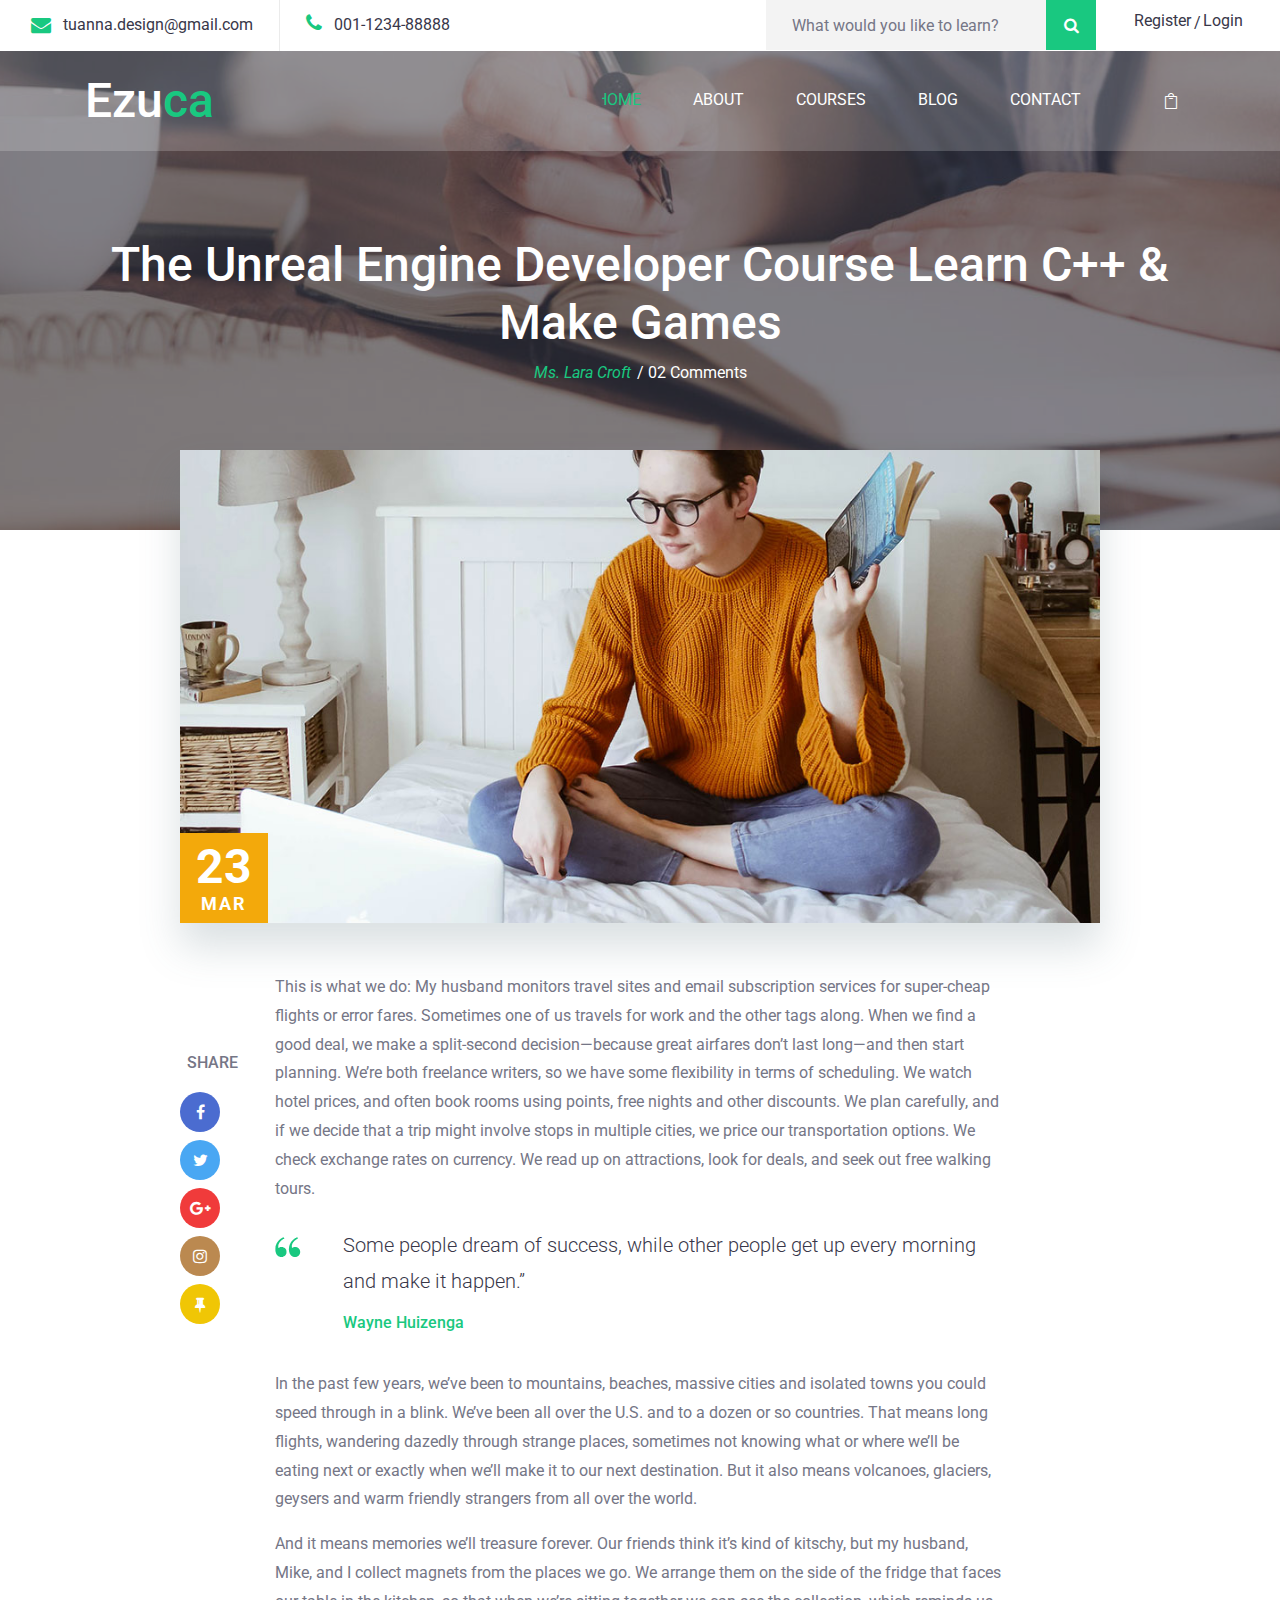
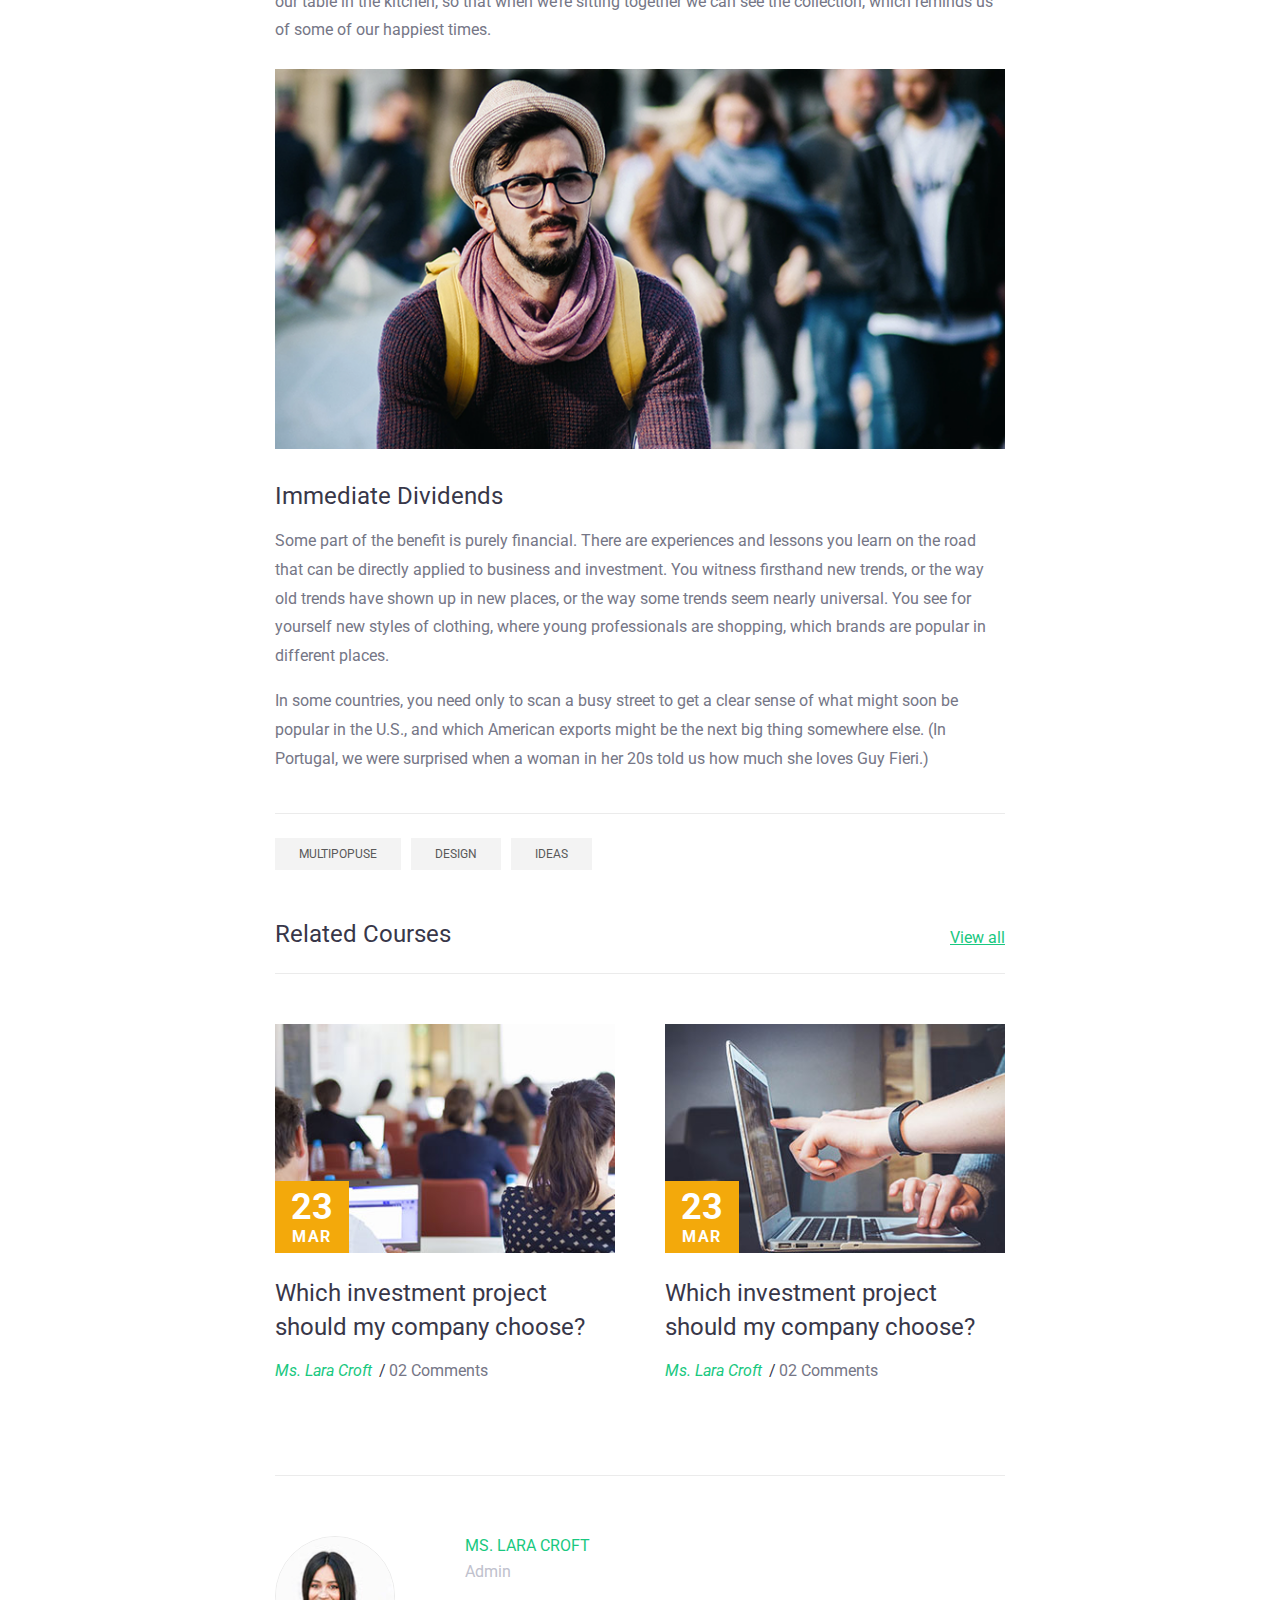
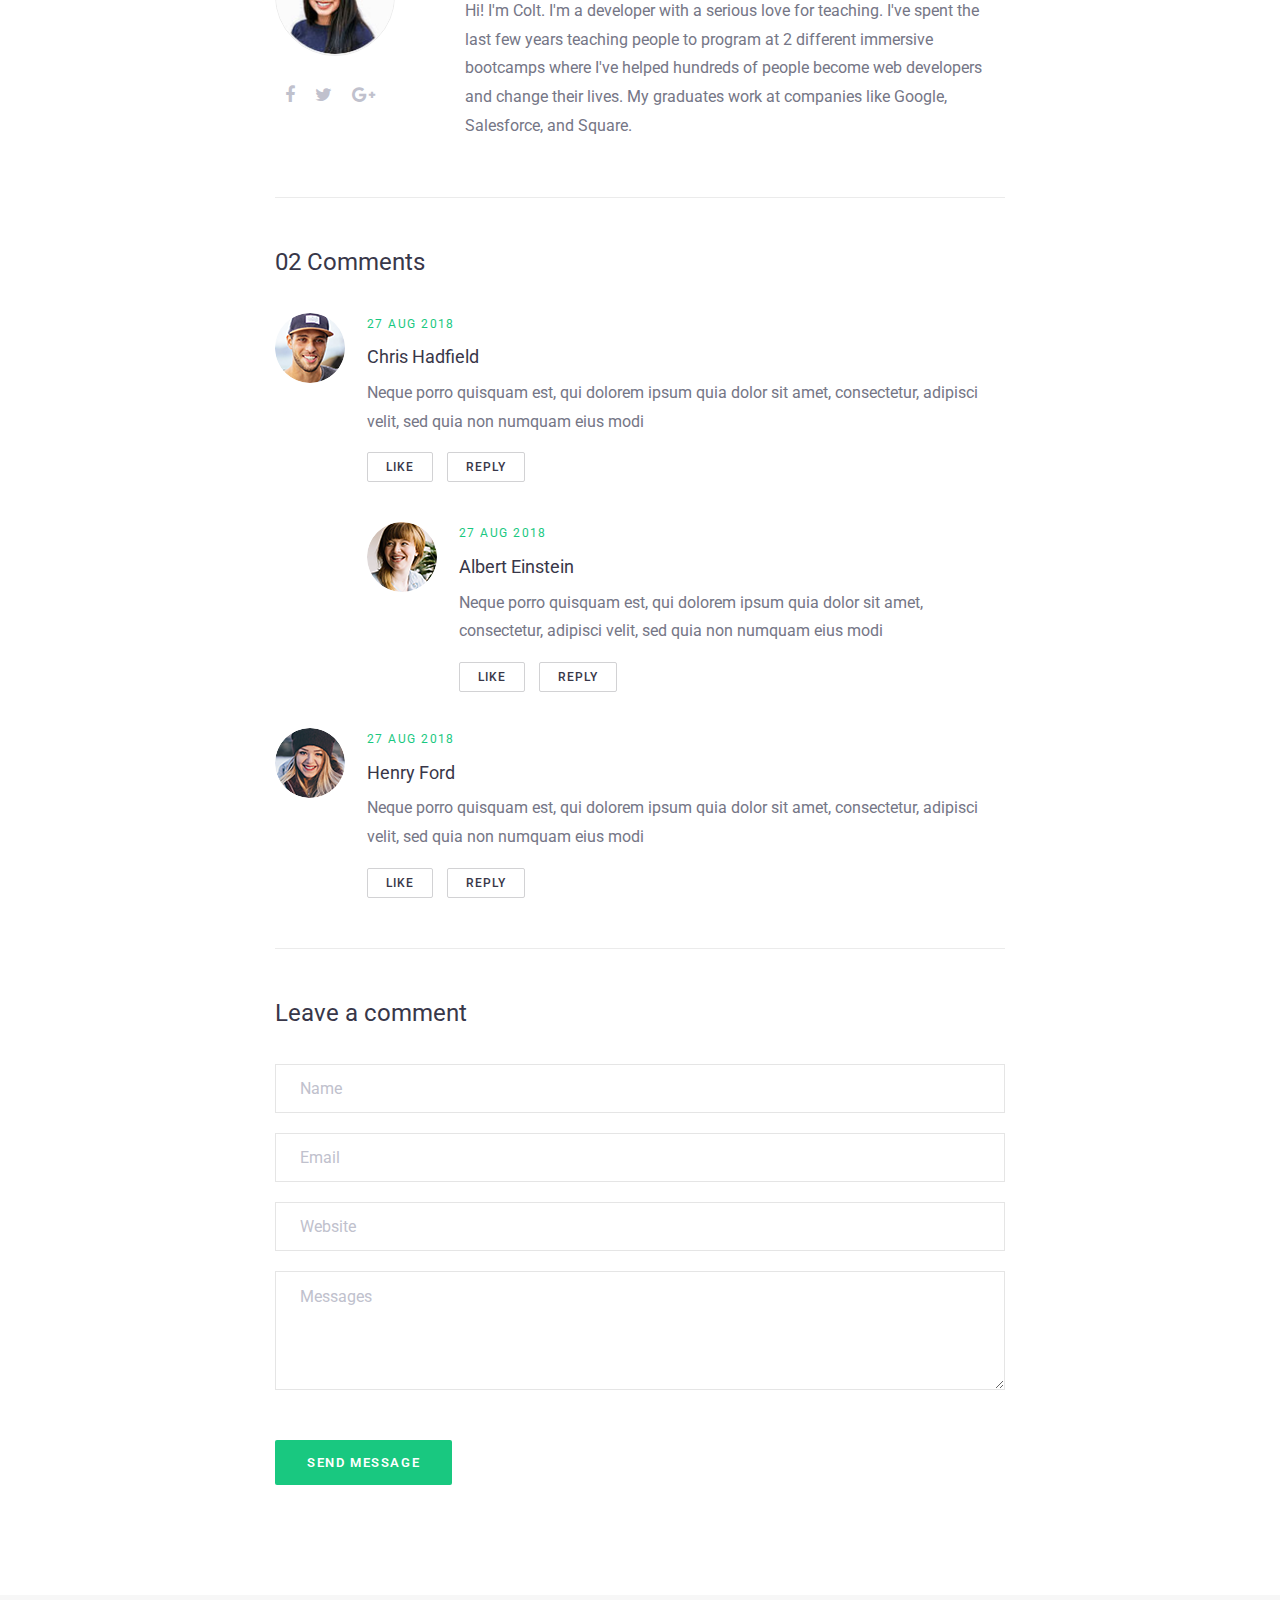
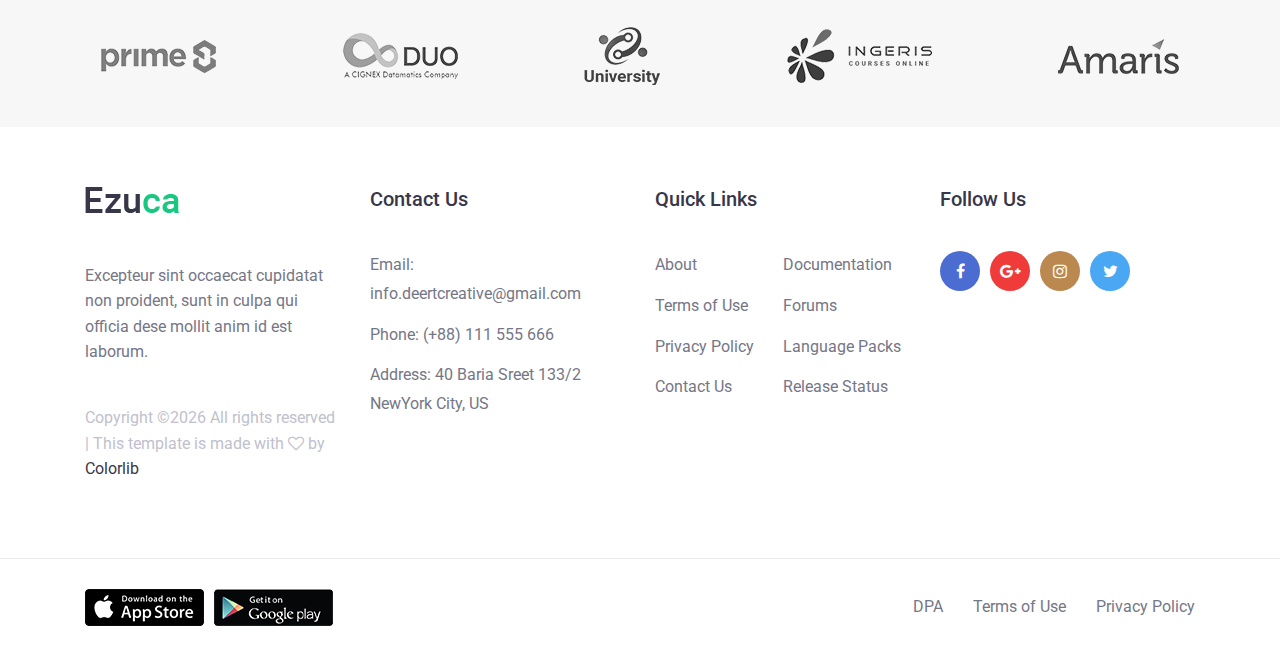
<file: single-post.html>
<!DOCTYPE html>
<html lang="en">
<head>
    <title>Hello World</title>

    <!-- Required meta tags -->
    <meta charset="utf-8">
    <meta name="viewport" content="width=device-width, initial-scale=1, shrink-to-fit=no">

    <!-- Bootstrap CSS -->
    <link rel="stylesheet" href="css/bootstrap.min.css">

    <!-- FontAwesome CSS -->
    <link rel="stylesheet" href="css/font-awesome.min.css">

    <!-- ElegantFonts CSS -->
    <link rel="stylesheet" href="css/elegant-fonts.css">

    <!-- themify-icons CSS -->
    <link rel="stylesheet" href="css/themify-icons.css">

    <!-- Swiper CSS -->
    <link rel="stylesheet" href="css/swiper.min.css">

    <!-- Styles -->
    <link rel="stylesheet" href="style.css">
</head>
<body class="single-blog-post">
    <div class="page-header">
        <header class="site-header">
            <div class="top-header-bar">
                <div class="container-fluid">
                    <div class="row">
                        <div class="col-12 col-lg-6 d-none d-md-flex flex-wrap justify-content-center justify-content-lg-start mb-3 mb-lg-0">
                            <div class="header-bar-email d-flex align-items-center">
                                <i class="fa fa-envelope"></i><a href="#">tuanna.design@gmail.com</a>
                            </div><!-- .header-bar-email -->

                            <div class="header-bar-text lg-flex align-items-center">
                                <p><i class="fa fa-phone"></i>001-1234-88888 </p>
                            </div><!-- .header-bar-text -->
                        </div><!-- .col -->

                        <div class="col-12 col-lg-6 d-flex flex-wrap justify-content-center justify-content-lg-end align-items-center">
                            <div class="header-bar-search">
                                <form class="flex align-items-stretch">
                                    <input type="search" placeholder="What would you like to learn?">
                                    <button type="submit" value="" class="flex justify-content-center align-items-center"><i class="fa fa-search"></i></button>
                                </form>
                            </div><!-- .header-bar-search -->

                            <div class="header-bar-menu">
                                <ul class="flex justify-content-center align-items-center py-2 pt-md-0">
                                    <li><a href="#">Register</a></li>
                                    <li><a href="#">Login</a></li>
                                </ul>
                            </div><!-- .header-bar-menu -->
                        </div><!-- .col -->
                    </div><!-- .row -->
                </div><!-- .container-fluid -->
            </div><!-- .top-header-bar -->

            <div class="nav-bar">
                <div class="container">
                    <div class="row">
                        <div class="col-9 col-lg-3">
                            <div class="site-branding">
                                <h1 class="site-title"><a href="index.html" rel="home">Ezu<span>ca</span></a></h1>
                            </div><!-- .site-branding -->
                        </div><!-- .col -->

                        <div class="col-3 col-lg-9 flex justify-content-end align-content-center">
                            <nav class="site-navigation flex justify-content-end align-items-center">
                                <ul class="flex flex-column flex-lg-row justify-content-lg-end align-content-center">
                                    <li class="current-menu-item"><a href="index.html">Home</a></li>
                                    <li><a href="#">About</a></li>
                                    <li><a href="#">Courses</a></li>
                                    <li><a href="#">blog</a></li>
                                    <li><a href="#">Contact</a></li>
                                </ul>

                                <div class="hamburger-menu d-lg-none">
                                    <span></span>
                                    <span></span>
                                    <span></span>
                                    <span></span>
                                </div><!-- .hamburger-menu -->

                                <div class="header-bar-cart">
                                    <a href="#" class="flex justify-content-center align-items-center"><span aria-hidden="true" class="icon_bag_alt"></span></a>
                                </div><!-- .header-bar-search -->
                            </nav><!-- .site-navigation -->
                        </div><!-- .col -->
                    </div><!-- .row -->
                </div><!-- .container -->
            </div><!-- .nav-bar -->
        </header><!-- .site-header -->

        <div class="page-header-overlay">
            <div class="container">
                <div class="row">
                    <div class="col-12">
                        <header class="entry-header">
                            <h1 class="entry-title">The Unreal Engine Developer Course Learn C++ & Make Games</h1>

                            <div class="entry-meta flex justify-content-center align-items-center">
                                <div class="post-author"><a href="#">Ms. Lara Croft </a></div>

                                <div class="post-comments"><a href="#">02 Comments</a></div>
                            </div><!-- .entry-meta -->
                        </header><!-- .entry-header -->
                    </div><!-- .col -->
                </div><!-- .row -->
            </div><!-- .container -->
        </div><!-- .page-header-overlay -->
    </div><!-- .page-header -->

    <div class="container">
        <div class="row">
            <div class="col-12 offset-lg-1 col-lg-10">
                <div class="featured-image">
                    <img src="images/single-post.jpg" alt="">

                    <div class="posted-date position-absolute">
                        <div class="day">23</div>
                        <div class="month">mar</div>
                    </div><!-- .posted-date -->
                </div><!-- .featured-image -->
            </div><!-- .col -->
        </div><!-- .row -->

        <div class="row">
            <div class="col-12 offset-lg-1 col-lg-1">
                <div class="post-share">
                    <h3>share</h3>

                    <ul class="flex flex-wrap align-items-center p-0 m-0">
                        <li><a href="#"><i class="fa fa-facebook"></i></a></li>
                        <li><a href="#"><i class="fa fa-twitter"></i></a></li>
                        <li><a href="#"><i class="fa fa-google-plus"></i></a></li>
                        <li><a href="#"><i class="fa fa-instagram"></i></a></li>
                        <li><a href="#"><i class="fa fa-thumb-tack"></i></a></li>
                    </ul>
                </div><!-- .post-share -->
            </div><!-- .col -->

            <div class="col-12 col-lg-8">
                <div class="single-post-wrap">
                    <p>This is what we do: My husband monitors travel sites and email subscription services for super-cheap flights or error fares. Sometimes one of us travels for work and the other tags along. When we find a good deal, we make a split-second decision—because great airfares don’t last long—and then start planning. We’re both freelance writers, so we have some flexibility in terms of scheduling. We watch hotel prices, and often book rooms using points, free nights and other discounts. We plan carefully, and if we decide that a trip might involve stops in multiple cities, we price our transportation options. We check exchange rates on currency. We read up on attractions, look for deals, and seek out free walking tours.</p>

                    <blockquote>
                        Some people dream of success, while other people get up every morning and make it happen.”

                        <span>Wayne Huizenga</span>
                    </blockquote>

                    <p>In the past few years, we’ve been to mountains, beaches, massive cities and isolated towns you could speed through in a blink. We’ve been all over the U.S. and to a dozen or so countries. That means long flights, wandering dazedly through strange places, sometimes not knowing what or where we’ll be eating next or exactly when we’ll make it to our next destination. But it also means volcanoes, glaciers, geysers and warm friendly strangers from all over the world.</p>

                    <p>And it means memories we’ll treasure forever. Our friends think it’s kind of kitschy, but my husband, Mike, and I collect magnets from the places we go. We arrange them on the side of the fridge that faces our table in the kitchen, so that when we’re sitting together we can see the collection, which reminds us of some of our happiest times.</p>

                    <figure class="my-4"><img src="images/blog-post-img.png" alt=""></figure>

                    <h3 class="mb-3">Immediate Dividends</h3>

                    <p>Some part of the benefit is purely financial. There are experiences and lessons you learn on the road that can be directly applied to business and investment. You witness firsthand new trends, or the way old trends have shown up in new places, or the way some trends seem nearly universal. You see for yourself new styles of clothing, where young professionals are shopping, which brands are popular in different places. </p>

                    <p>In some countries, you need only to scan a busy street to get a clear sense of what might soon be popular in the U.S., and which American exports might be the next big thing somewhere else. (In Portugal, we were surprised when a woman in her 20s told us how much she loves Guy Fieri.)</p>
                </div><!-- .single-post-wrap -->

                <div class="tags-links mt-4">
                    <ul class="d-flex flex-wrap align-items-center p-0 m-0">
                        <li><a href="#">Multipopuse</a></li>
                        <li><a href="#">Design</a></li>
                        <li><a href="#">Ideas</a></li>
                    </ul>
                </div><!-- .tags-links -->

                <div class="related-blog-posts">
                    <header class="entry-heading flex flex-wrap justify-content-between align-items-center">
                        <h2 class="entry-title">Related Courses</h2>

                        <a href="#">View all</a>
                    </header><!-- .entry-heading -->

                    <div class="row mx-m-25">
                        <div class="col-12 col-lg-6 px-25">
                            <div class="blog-post-content">
                                <figure class="blog-post-thumbnail position-relative m-0">
                                    <a href="#"><img src="images/b-5.jpg" alt=""></a>

                                    <div class="posted-date position-absolute">
                                        <div class="day">23</div>
                                        <div class="month">mar</div>
                                    </div>
                                </figure><!-- .blog-post-thumbnail -->

                                <div class="blog-post-content-wrap">
                                    <header class="entry-header">
                                        <h2 class="entry-title"><a href="#">Which investment project should my company choose?</a></h2>

                                        <div class="entry-meta flex flex-wrap align-items-center">
                                            <div class="post-author"><a href="#">Ms. Lara Croft </a></div>

                                            <div class="post-comments"><a href="#">02 Comments</a></div>
                                        </div><!-- .entry-meta -->
                                    </header><!-- .entry-header -->
                                </div><!-- .blog-post-content-wrap -->
                            </div><!-- .blog-post-content -->
                        </div><!-- .col -->

                        <div class="col-12 col-lg-6 px-25">
                            <div class="blog-post-content">
                                <figure class="blog-post-thumbnail position-relative m-0">
                                    <a href="#"><img src="images/b-6.jpg" alt=""></a>

                                    <div class="posted-date position-absolute">
                                        <div class="day">23</div>
                                        <div class="month">mar</div>
                                    </div>
                                </figure><!-- .blog-post-thumbnail -->

                                <div class="blog-post-content-wrap">
                                    <header class="entry-header">
                                        <h2 class="entry-title"><a href="#">Which investment project should my company choose?</a></h2>

                                        <div class="entry-meta flex flex-wrap align-items-center">
                                            <div class="post-author"><a href="#">Ms. Lara Croft </a></div>

                                            <div class="post-comments"><a href="#">02 Comments</a></div>
                                        </div><!-- .entry-meta -->
                                    </header><!-- .entry-header -->
                                </div><!-- .blog-post-content-wrap -->
                            </div><!-- .blog-post-content -->
                        </div><!-- .col -->
                    </div><!-- .row -->
                </div><!-- .related-course -->

                <div class="author-box">
                    <div class="author-info flex flex-wrap">
                        <div class="author-avatar">
                            <img src="images/instructor.jpg" alt="">

                            <ul class="author-social-profile p-0 m-0 mt-3 d-flex flex-wrap align-items-center">
                                <li><a href="#"><i class="fa fa-facebook"></i></a></li>
                                <li><a href="#"><i class="fa fa-twitter"></i></a></li>
                                <li><a href="#"><i class="fa fa-google-plus"></i></a></li>
                            </ul>
                        </div><!-- .author-avatar -->

                        <div class="author-details">
                            <h3 class="author-name">Ms. Lara Croft <span>Admin</span></h3>

                            <div class="entry-content mt-3">
                                <p>Hi! I'm Colt. I'm a developer with a serious love for teaching. I've spent the last few years teaching people to program at 2 different immersive bootcamps where I've helped hundreds of people become web developers and change their lives. My graduates work at companies like Google, Salesforce, and Square.</p>
                            </div><!-- .entry-content -->
                        </div><!-- .author-details -->
                    </div><!-- .author-info -->
                </div><!-- .author-box -->

                <div class="post-comments-wrap">
                    <div class="post-comments">
                        <h3 class="comments-title"><span class="comments-number">02 Comments</span></h3>

                        <ol class="comment-list">
                            <li class="comment">
                                <article class="comment-body">
                                    <figure class="comment-author-avatar">
                                        <img src="images/c-1.png" alt="">
                                    </figure><!-- .comment-author-avatar -->

                                    <div class="comment-wrap">
                                        <div class="comment-author">
                                            <span class="comment-meta d-block">
                                                <a href="#">27 Aug 2018</a>
                                            </span><!-- .comment-meta -->

                                            <span class="fn">
                                                <a href="#">Chris Hadfield</a>
                                            </span><!-- .fn -->
                                        </div><!-- .comment-author -->

                                        <p>Neque porro quisquam est, qui dolorem ipsum quia dolor sit amet, consectetur, adipisci velit, sed quia non numquam eius modi</p>

                                        <div class="reply">
                                            <a href="#">like</a>
                                            <a href="#">reply</a>
                                        </div><!-- .reply -->
                                    </div><!-- .comment-wrap -->

                                    <div class="clearfix"></div>
                                </article><!-- .comment-body -->

                                <ol class="children">
                                    <li class="comment">
                                        <article class="comment-body">
                                            <figure class="comment-author-avatar">
                                                <img src="images/c-2.png" alt="">
                                            </figure><!-- .comment-author-avatar -->

                                            <div class="comment-wrap">
                                                <div class="comment-author">
                                                    <span class="comment-meta d-block">
                                                        <a href="#">27 Aug 2018</a>
                                                    </span><!-- .comment-meta -->

                                                    <span class="fn">
                                                        <a href="#">Albert Einstein</a>
                                                    </span><!-- .fn -->
                                                </div><!-- .comment-author -->

                                                <p>Neque porro quisquam est, qui dolorem ipsum quia dolor sit amet, consectetur, adipisci velit, sed quia non numquam eius modi </p>

                                                <div class="reply">
                                                    <a href="#">like</a>
                                                    <a href="#">reply</a>
                                                </div><!-- .reply -->
                                            </div><!-- .comment-wrap -->

                                            <div class="clearfix"></div>
                                        </article><!-- .comment-body -->
                                    </li><!-- .comment -->
                                </ol><!-- .children -->
                            </li><!-- .comment -->

                            <li class="comment">
                                <article class="comment-body">
                                    <figure class="comment-author-avatar">
                                        <img src="images/c-3.png" alt="">
                                    </figure><!-- .comment-author-avatar -->

                                    <div class="comment-wrap">
                                        <div class="comment-author">
                                            <span class="comment-meta d-block">
                                                <a href="#">27 Aug 2018</a>
                                            </span><!-- .comment-meta -->

                                            <span class="fn">
                                                <a href="#">Henry Ford</a>
                                            </span><!-- .comment-autho -->
                                        </div><!-- .comment-author -->

                                        <p>Neque porro quisquam est, qui dolorem ipsum quia dolor sit amet, consectetur, adipisci velit, sed quia non numquam eius modi </p>

                                        <div class="reply">
                                            <a href="#">like</a>
                                            <a href="#">reply</a>
                                        </div><!-- .reply -->
                                    </div><!-- .comment-wrap -->

                                    <div class="clearfix"></div>
                                </article><!-- .comment-body -->
                            </li><!-- .comment -->
                        </ol><!-- .comment-list -->
                    </div><!-- .post-comments -->

                    <div class="comments-form">
                        <div class="comment-respond">
                            <h3 class="comment-reply-title">Leave a comment</h3>

                            <form class="comment-form">
                                <input type="text" placeholder="Name">
                                <input type="email" placeholder="Email">
                                <input type="url" placeholder="Website">
                                <textarea rows="4" placeholder="Messages"></textarea>
                                <input type="submit" value="send message">
                            </form><!-- .comment-form -->
                        </div><!-- .comment-respond -->
                    </div><!-- .comments-form -->
                </div><!-- .post-comments-wrap -->
            </div><!-- .col -->
        </div><!-- .row -->
    </div><!-- .container -->

    <div class="clients-logo">
        <div class="container">
            <div class="row">
                <div class="col-12 flex flex-wrap justify-content-center justify-content-lg-between align-items-center">
                    <div class="logo-wrap">
                        <img src="images/logo-1.png" alt="">
                    </div><!-- .logo-wrap -->

                    <div class="logo-wrap">
                        <img src="images/logo-2.png" alt="">
                    </div><!-- .logo-wrap -->

                    <div class="logo-wrap">
                        <img src="images/logo-3.png" alt="">
                    </div><!-- .logo-wrap -->

                    <div class="logo-wrap">
                        <img src="images/logo-4.png" alt="">
                    </div><!-- .logo-wrap -->

                    <div class="logo-wrap">
                        <img src="images/logo-5.png" alt="">
                    </div><!-- .logo-wrap -->
                </div><!-- .col -->
            </div><!-- .row -->
        </div><!-- .container -->
    </div><!-- .clients-logo -->

    <footer class="site-footer">
        <div class="footer-widgets">
            <div class="container">
                <div class="row">
                    <div class="col-12 col-md-6 col-lg-3">
                        <div class="foot-about">
                            <a class="foot-logo" href="#"><img src="images/foot-logo.png" alt=""></a>

                            <p>Excepteur sint occaecat cupidatat non proident, sunt in culpa qui officia dese mollit anim id est laborum. </p>

                            <p class="footer-copyright"><!-- Link back to Colorlib can't be removed. Template is licensed under CC BY 3.0. -->
Copyright &copy;<script>document.write(new Date().getFullYear());</script> All rights reserved | This template is made with <i class="fa fa-heart-o" aria-hidden="true"></i> by <a href="https://colorlib.com" target="_blank">Colorlib</a>
<!-- Link back to Colorlib can't be removed. Template is licensed under CC BY 3.0. --></p>
                        </div><!-- .foot-about -->
                    </div><!-- .col -->

                    <div class="col-12 col-md-6 col-lg-3 mt-5 mt-md-0">
                        <div class="foot-contact">
                            <h2>Contact Us</h2>

                            <ul>
                                <li>Email: info.deertcreative@gmail.com</li>
                                <li>Phone: (+88) 111 555 666</li>
                                <li>Address: 40 Baria Sreet 133/2 NewYork City, US</li>
                            </ul>
                        </div><!-- .foot-contact -->
                    </div><!-- .col -->

                    <div class="col-12 col-md-6 col-lg-3 mt-5 mt-lg-0">
                        <div class="quick-links flex flex-wrap">
                            <h2 class="w-100">Quick Links</h2>

                            <ul class="w-50">
                                <li><a href="#">About </a></li>
                                <li><a href="#">Terms of Use </a></li>
                                <li><a href="#">Privacy Policy </a></li>
                                <li><a href="#">Contact Us</a></li>
                            </ul>

                            <ul class="w-50">
                                <li><a href="#">Documentation</a></li>
                                <li><a href="#">Forums</a></li>
                                <li><a href="#">Language Packs</a></li>
                                <li><a href="#">Release Status</a></li>
                            </ul>
                        </div><!-- .quick-links -->
                    </div><!-- .col -->

                    <div class="col-12 col-md-6 col-lg-3 mt-5 mt-lg-0">
                        <div class="follow-us">
                            <h2>Follow Us</h2>

                            <ul class="follow-us flex flex-wrap align-items-center">
                                <li><a href="#"><i class="fa fa-facebook"></i></a></li>
                                <li><a href="#"><i class="fa fa-google-plus"></i></a></li>
                                <li><a href="#"><i class="fa fa-instagram"></i></a></li>
                                <li><a href="#"><i class="fa fa-twitter"></i></a></li>
                            </ul>
                        </div><!-- .quick-links -->
                    </div><!-- .col -->
                </div><!-- .row -->
            </div><!-- .container -->
        </div><!-- .footer-widgets -->

        <div class="footer-bar">
            <div class="container">
                <div class="row flex-wrap justify-content-center justify-content-lg-between align-items-center">
                    <div class="col-12 col-lg-6">
                        <div class="download-apps flex flex-wrap justify-content-center justify-content-lg-start align-items-center">
                            <a href="#"><img src="images/app-store.png" alt=""></a>
                            <a href="#"><img src="images/play-store.png" alt=""></a>
                        </div><!-- .download-apps -->

                    </div>

                    <div class="col-12 col-lg-6 mt-4 mt-lg-0">
                        <div class="footer-bar-nav">
                            <ul class="flex flex-wrap justify-content-center justify-content-lg-end align-items-center">
                                <li><a href="#">DPA</a></li>
                                <li><a href="#">Terms of Use</a></li>
                                <li><a href="#">Privacy Policy</a></li>
                            </ul>
                        </div><!-- .footer-bar-nav -->
                    </div><!-- .col-12 -->
                </div><!-- .row -->
            </div><!-- .container -->
        </div><!-- .footer-bar -->
    </footer><!-- .site-footer -->

    <script type='text/javascript' src='js/jquery.js'></script>
    <script type='text/javascript' src='js/swiper.min.js'></script>
    <script type='text/javascript' src='js/masonry.pkgd.min.js'></script>
    <script type='text/javascript' src='js/jquery.collapsible.min.js'></script>
    <script type='text/javascript' src='js/custom.js'></script>

</body>
</html>
</file>
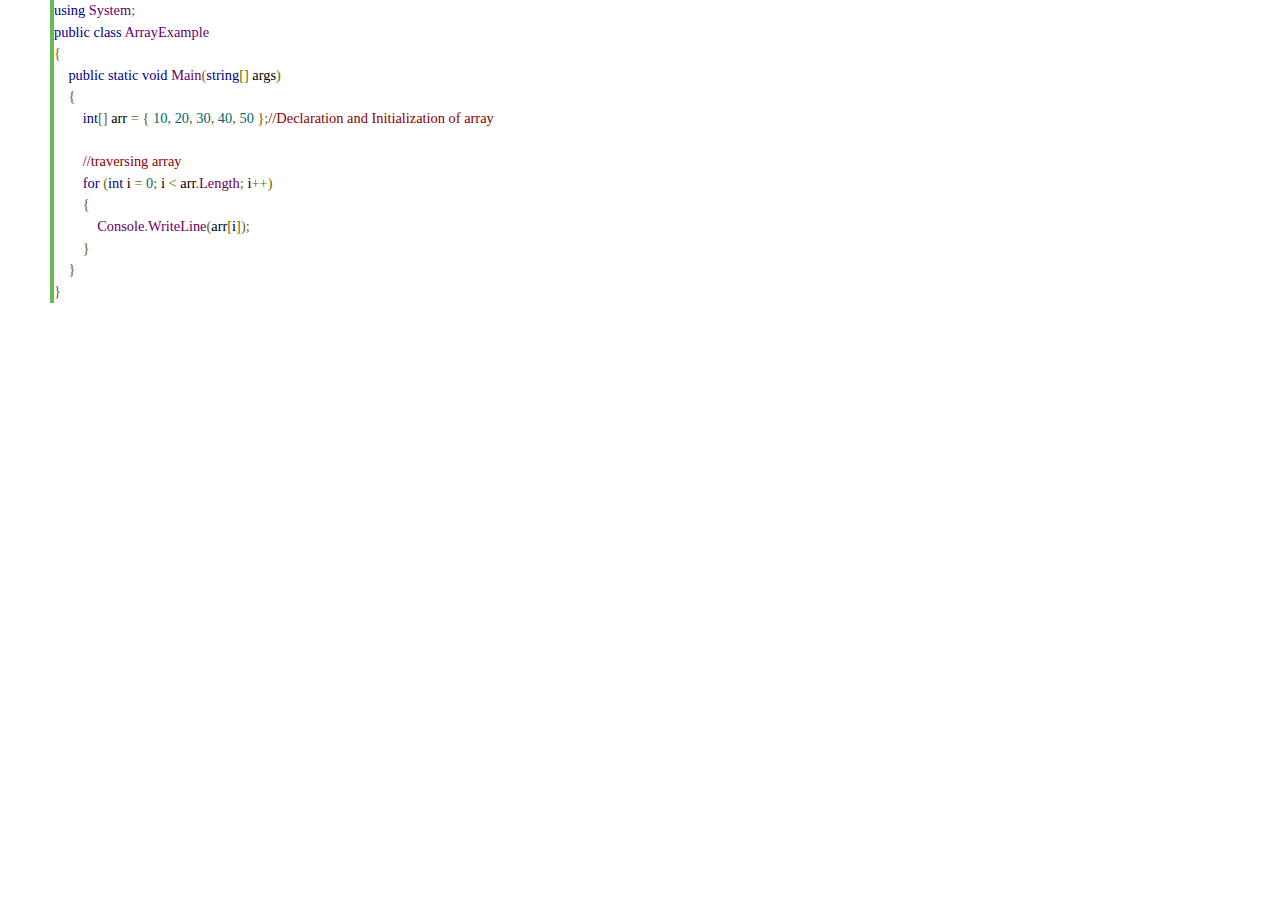
<file: test.html>
<!DOCTYPE html>
<html>
<head>
        <link rel="stylesheet" href="css/bootstrap.min.css">
    <link href="css/precode.css" type="text/css" rel="stylesheet" />
    <script type="text/javascript" src="js/precode.js"></script>

</head>
<body onload="prettyPrint()">
<div style="padding-left:50px;">
<pre class="prettyprint">
using System;
public class ArrayExample
{
    public static void Main(string[] args)
    {
        int[] arr = { 10, 20, 30, 40, 50 };//Declaration and Initialization of array

        //traversing array
        for (int i = 0; i < arr.Length; i++)
        {
            Console.WriteLine(arr[i]);
        }
    }
}
</pre>
</div>
</body>
</html>
</file>
<file: css/precode.css>
.pln{color:#000}
@media screen{.str{color:#080}
.kwd{color:#008}
.com{color:#800}
.typ{color:#606}
.lit{color:#066}
.pun,
.opn,
.clo{color:#660}
.tag{color:#008}
.atn{color:#606}
.atv{color:#080}
.dec,
.var{color:#606}
.fun{color:red}}
@media print,projection{
.str{color:#060}
.kwd{color:#006;
font-weight:bold}
.com{color:#600;
font-style:italic}
.typ{color:#404;font-weight:bold}
.lit{color:#044}
.pun,
.opn,
.clo{color:#440}
.tag{color:#006;font-weight:bold}
.atn{color:#404}.atv{color:#060}}
pre.prettyprint{border-left:4px solid #6b5;​
box-shadow:6px 3px 8px #d4d4d4;​
-moz-box-shadow:6px 3px 8px #d4d4d4;​
-webkit-box-shadow:6px 3px 8px #d4d4d4;
background-color:white;
font-family: verdana;}
ol.linenums{margin-top:0;margin-bottom:0}li.L0,li.L1,li.L2,li.L3,li.L5,li.L6,li.L7,
li.L8{list-style-type:none}li.L1,li.L3,li.L5,li.L7,li.L9{background:#eee}
</file>
<file: css/style.css>
/* Style the tab */
    .tab {
      overflow: hidden;
      border: 1px;
      background-color: #555;

    }

    /* Style the buttons inside the tab */
    .tab button {
      background-color: inherit;
      float: left;
      border: none;
      outline: none;
      cursor: pointer;
      padding: 14px 16px;
      transition: 0.3s;
      font-size: 18px;
      color:#FFF;
      font-weight: 500;
    }

    .sticky {
          position: fixed;
          top: 0;
          width: 100%;
        }

    /* Change background color of buttons on hover */
    .tab button:hover {
      background-color: #993399;
    }

    /* Create an active/current tablink class */
    .tab button.active {
      background-color: #209CEE;
    }

    /* Style the tab content */
    .tabcontent {
      display: none;
      border: 1px ;
      border-top: none;
    }
    h4 { font-family: Algerian}

    .footer {
        background-color: #555;
        height:200px;
        text-align:center;
        color:#FFF;
        bottom: 0;
        width: 100%;
        left:0;
        position: relative;
    }
    .footer a {
        color:#209CEE;
    }

    .dropdown {
      position: absolute;
      display: inline-block;
    }

    .dropdown-content {
      display: none;
      position: absolute;
      background-color: #f1f1f1;
      min-width: 201px;
      overflow: auto;
      box-shadow: 0px 8px 16px 0px rgba(0,0,0,0.2);
      margin-top : 53px

    }

    .dropdown-content a {
      color: black;
      padding: 12px 16px;
      text-decoration: none;
      display: block;
    }

    .dropdown a:hover {background-color: #ddd;}

    .show {display: block;}

    .titlestyle {
        margin:6px;

    }

    .infocontact {
        margin:6px;
        text-align:left;

    }
    .search-container {
        float: right;
        cursor: pointer;
        border: none;
        width: 100%;
    }
    .site-title {
        margin-top: 15px;
        font-size: 36px;
        font-weight: 500;
        line-height: 1;
        text-align: left !important;
        font-family: 'Snell Roundhand';
    }

    .site-title a {
        color: #0f0f3d;
        text-decoration: none;
    }

    .site-title a span {
        color: #209CEE;
    }
    * {
      box-sizing: border-box;
    }
    /* Create a column layout with Flexbox */
    .row {
      display: flex;
    }
    /* Left column (menu) */
    .left {
      flex: 17%;
      padding: 18px 0;
      background-color:#f6f6f6;
    }

    .left h3 {
      padding-left: 8px;
    }
    /* Right column (page content) */
    .right {
      flex: 83%;
      padding: 15px;
    }

    /* Style the search box */
    #mySearch {
      width: 100%;
      font-size: 18px;
      padding: 11px;
      border:1px solid #f6f6f6;
    }

    /* Style the navigation menu inside the left column */
    #myMenu {
      list-style-type: none;
      padding: 0;
      margin: 0;
    }
    #myMenu li a {
      background-color: #f6f6f6;
      padding: 12px;
      text-decoration: none;
      font-size: 15px;
      color: black;
      display: block
    }
    #myMenu li a:hover {
      background-color: #209CEE;
    }


    /* This style is for all course tabs */
    .tab1 {
      float: left;
      border: 1px solid #f6f6f6;
      background-color: #f6f6f6;
      width: 17%;
      height: 100%;

    }

    /* Style the buttons inside the tab */
    .tab1 button {
      display: block;
      background-color: inherit;
      color: black;
      padding: 9px 6px;
      width: 100%;
      border: none;
      outline: none;
      text-align: left;
      cursor: pointer;
      transition: 0.3s;
      font-size: 17px;
    }

    /* Change background color of buttons on hover */
    .tab1 button:hover {
      background-color: #ccc;
    }

    /* Create an active/current "tab button" class */
    .tab1 button.active {
      background-color: #209CEE;
    }

    /* Style the tab content */
    .tab1content {
      float: left;
      padding: 0px 12px;
      width: 80%;
      border-left: none;
    }

    p { font-size:16px; font-family:'Arial'}
</file>
<file: css/elegant-fonts.css>
@font-face {
	font-family: 'ElegantIcons';
	src:url('../fonts/ElegantIcons.eot');
	src:url('../fonts/ElegantIcons.eot?#iefix') format('embedded-opentype'),
		url('../fonts/ElegantIcons.woff') format('woff'),
		url('../fonts/ElegantIcons.ttf') format('truetype'),
		url('../fonts/ElegantIcons.svg#ElegantIcons') format('svg');
	font-weight: normal;
	font-style: normal;
}

/* Use the following CSS code if you want to use data attributes for inserting your icons */
[data-icon]:before {
	font-family: 'ElegantIcons';
	content: attr(data-icon);
	speak: none;
	font-weight: normal;
	font-variant: normal;
	text-transform: none;
	line-height: 1;
	-webkit-font-smoothing: antialiased;
	-moz-osx-font-smoothing: grayscale;
}

/* Use the following CSS code if you want to have a class per icon */
/*
Instead of a list of all class selectors,
you can use the generic selector below, but it's slower:
[class*="your-class-prefix"] {
*/
.arrow_up, .arrow_down, .arrow_left, .arrow_right, .arrow_left-up, .arrow_right-up, .arrow_right-down, .arrow_left-down, .arrow-up-down, .arrow_up-down_alt, .arrow_left-right_alt, .arrow_left-right, .arrow_expand_alt2, .arrow_expand_alt, .arrow_condense, .arrow_expand, .arrow_move, .arrow_carrot-up, .arrow_carrot-down, .arrow_carrot-left, .arrow_carrot-right, .arrow_carrot-2up, .arrow_carrot-2down, .arrow_carrot-2left, .arrow_carrot-2right, .arrow_carrot-up_alt2, .arrow_carrot-down_alt2, .arrow_carrot-left_alt2, .arrow_carrot-right_alt2, .arrow_carrot-2up_alt2, .arrow_carrot-2down_alt2, .arrow_carrot-2left_alt2, .arrow_carrot-2right_alt2, .arrow_triangle-up, .arrow_triangle-down, .arrow_triangle-left, .arrow_triangle-right, .arrow_triangle-up_alt2, .arrow_triangle-down_alt2, .arrow_triangle-left_alt2, .arrow_triangle-right_alt2, .arrow_back, .icon_minus-06, .icon_plus, .icon_close, .icon_check, .icon_minus_alt2, .icon_plus_alt2, .icon_close_alt2, .icon_check_alt2, .icon_zoom-out_alt, .icon_zoom-in_alt, .icon_search, .icon_box-empty, .icon_box-selected, .icon_minus-box, .icon_plus-box, .icon_box-checked, .icon_circle-empty, .icon_circle-slelected, .icon_stop_alt2, .icon_stop, .icon_pause_alt2, .icon_pause, .icon_menu, .icon_menu-square_alt2, .icon_menu-circle_alt2, .icon_ul, .icon_ol, .icon_adjust-horiz, .icon_adjust-vert, .icon_document_alt, .icon_documents_alt, .icon_pencil, .icon_pencil-edit_alt, .icon_pencil-edit, .icon_folder-alt, .icon_folder-open_alt, .icon_folder-add_alt, .icon_info_alt, .icon_error-oct_alt, .icon_error-circle_alt, .icon_error-triangle_alt, .icon_question_alt2, .icon_question, .icon_comment_alt, .icon_chat_alt, .icon_vol-mute_alt, .icon_volume-low_alt, .icon_volume-high_alt, .icon_quotations, .icon_quotations_alt2, .icon_clock_alt, .icon_lock_alt, .icon_lock-open_alt, .icon_key_alt, .icon_cloud_alt, .icon_cloud-upload_alt, .icon_cloud-download_alt, .icon_image, .icon_images, .icon_lightbulb_alt, .icon_gift_alt, .icon_house_alt, .icon_genius, .icon_mobile, .icon_tablet, .icon_laptop, .icon_desktop, .icon_camera_alt, .icon_mail_alt, .icon_cone_alt, .icon_ribbon_alt, .icon_bag_alt, .icon_creditcard, .icon_cart_alt, .icon_paperclip, .icon_tag_alt, .icon_tags_alt, .icon_trash_alt, .icon_cursor_alt, .icon_mic_alt, .icon_compass_alt, .icon_pin_alt, .icon_pushpin_alt, .icon_map_alt, .icon_drawer_alt, .icon_toolbox_alt, .icon_book_alt, .icon_calendar, .icon_film, .icon_table, .icon_contacts_alt, .icon_headphones, .icon_lifesaver, .icon_piechart, .icon_refresh, .icon_link_alt, .icon_link, .icon_loading, .icon_blocked, .icon_archive_alt, .icon_heart_alt, .icon_star_alt, .icon_star-half_alt, .icon_star, .icon_star-half, .icon_tools, .icon_tool, .icon_cog, .icon_cogs, .arrow_up_alt, .arrow_down_alt, .arrow_left_alt, .arrow_right_alt, .arrow_left-up_alt, .arrow_right-up_alt, .arrow_right-down_alt, .arrow_left-down_alt, .arrow_condense_alt, .arrow_expand_alt3, .arrow_carrot_up_alt, .arrow_carrot-down_alt, .arrow_carrot-left_alt, .arrow_carrot-right_alt, .arrow_carrot-2up_alt, .arrow_carrot-2dwnn_alt, .arrow_carrot-2left_alt, .arrow_carrot-2right_alt, .arrow_triangle-up_alt, .arrow_triangle-down_alt, .arrow_triangle-left_alt, .arrow_triangle-right_alt, .icon_minus_alt, .icon_plus_alt, .icon_close_alt, .icon_check_alt, .icon_zoom-out, .icon_zoom-in, .icon_stop_alt, .icon_menu-square_alt, .icon_menu-circle_alt, .icon_document, .icon_documents, .icon_pencil_alt, .icon_folder, .icon_folder-open, .icon_folder-add, .icon_folder_upload, .icon_folder_download, .icon_info, .icon_error-circle, .icon_error-oct, .icon_error-triangle, .icon_question_alt, .icon_comment, .icon_chat, .icon_vol-mute, .icon_volume-low, .icon_volume-high, .icon_quotations_alt, .icon_clock, .icon_lock, .icon_lock-open, .icon_key, .icon_cloud, .icon_cloud-upload, .icon_cloud-download, .icon_lightbulb, .icon_gift, .icon_house, .icon_camera, .icon_mail, .icon_cone, .icon_ribbon, .icon_bag, .icon_cart, .icon_tag, .icon_tags, .icon_trash, .icon_cursor, .icon_mic, .icon_compass, .icon_pin, .icon_pushpin, .icon_map, .icon_drawer, .icon_toolbox, .icon_book, .icon_contacts, .icon_archive, .icon_heart, .icon_profile, .icon_group, .icon_grid-2x2, .icon_grid-3x3, .icon_music, .icon_pause_alt, .icon_phone, .icon_upload, .icon_download, .social_facebook, .social_twitter, .social_pinterest, .social_googleplus, .social_tumblr, .social_tumbleupon, .social_wordpress, .social_instagram, .social_dribbble, .social_vimeo, .social_linkedin, .social_rss, .social_deviantart, .social_share, .social_myspace, .social_skype, .social_youtube, .social_picassa, .social_googledrive, .social_flickr, .social_blogger, .social_spotify, .social_delicious, .social_facebook_circle, .social_twitter_circle, .social_pinterest_circle, .social_googleplus_circle, .social_tumblr_circle, .social_stumbleupon_circle, .social_wordpress_circle, .social_instagram_circle, .social_dribbble_circle, .social_vimeo_circle, .social_linkedin_circle, .social_rss_circle, .social_deviantart_circle, .social_share_circle, .social_myspace_circle, .social_skype_circle, .social_youtube_circle, .social_picassa_circle, .social_googledrive_alt2, .social_flickr_circle, .social_blogger_circle, .social_spotify_circle, .social_delicious_circle, .social_facebook_square, .social_twitter_square, .social_pinterest_square, .social_googleplus_square, .social_tumblr_square, .social_stumbleupon_square, .social_wordpress_square, .social_instagram_square, .social_dribbble_square, .social_vimeo_square, .social_linkedin_square, .social_rss_square, .social_deviantart_square, .social_share_square, .social_myspace_square, .social_skype_square, .social_youtube_square, .social_picassa_square, .social_googledrive_square, .social_flickr_square, .social_blogger_square, .social_spotify_square, .social_delicious_square, .icon_printer, .icon_calulator, .icon_building, .icon_floppy, .icon_drive, .icon_search-2, .icon_id, .icon_id-2, .icon_puzzle, .icon_like, .icon_dislike, .icon_mug, .icon_currency, .icon_wallet, .icon_pens, .icon_easel, .icon_flowchart, .icon_datareport, .icon_briefcase, .icon_shield, .icon_percent, .icon_globe, .icon_globe-2, .icon_target, .icon_hourglass, .icon_balance, .icon_rook, .icon_printer-alt, .icon_calculator_alt, .icon_building_alt, .icon_floppy_alt, .icon_drive_alt, .icon_search_alt, .icon_id_alt, .icon_id-2_alt, .icon_puzzle_alt, .icon_like_alt, .icon_dislike_alt, .icon_mug_alt, .icon_currency_alt, .icon_wallet_alt, .icon_pens_alt, .icon_easel_alt, .icon_flowchart_alt, .icon_datareport_alt, .icon_briefcase_alt, .icon_shield_alt, .icon_percent_alt, .icon_globe_alt, .icon_clipboard {
	font-family: 'ElegantIcons';
	speak: none;
	font-style: normal;
	font-weight: normal;
	font-variant: normal;
	text-transform: none;
	line-height: 1;
	-webkit-font-smoothing: antialiased;
}
.arrow_up:before {
	content: "\21";
}
.arrow_down:before {
	content: "\22";
}
.arrow_left:before {
	content: "\23";
}
.arrow_right:before {
	content: "\24";
}
.arrow_left-up:before {
	content: "\25";
}
.arrow_right-up:before {
	content: "\26";
}
.arrow_right-down:before {
	content: "\27";
}
.arrow_left-down:before {
	content: "\28";
}
.arrow-up-down:before {
	content: "\29";
}
.arrow_up-down_alt:before {
	content: "\2a";
}
.arrow_left-right_alt:before {
	content: "\2b";
}
.arrow_left-right:before {
	content: "\2c";
}
.arrow_expand_alt2:before {
	content: "\2d";
}
.arrow_expand_alt:before {
	content: "\2e";
}
.arrow_condense:before {
	content: "\2f";
}
.arrow_expand:before {
	content: "\30";
}
.arrow_move:before {
	content: "\31";
}
.arrow_carrot-up:before {
	content: "\32";
}
.arrow_carrot-down:before {
	content: "\33";
}
.arrow_carrot-left:before {
	content: "\34";
}
.arrow_carrot-right:before {
	content: "\35";
}
.arrow_carrot-2up:before {
	content: "\36";
}
.arrow_carrot-2down:before {
	content: "\37";
}
.arrow_carrot-2left:before {
	content: "\38";
}
.arrow_carrot-2right:before {
	content: "\39";
}
.arrow_carrot-up_alt2:before {
	content: "\3a";
}
.arrow_carrot-down_alt2:before {
	content: "\3b";
}
.arrow_carrot-left_alt2:before {
	content: "\3c";
}
.arrow_carrot-right_alt2:before {
	content: "\3d";
}
.arrow_carrot-2up_alt2:before {
	content: "\3e";
}
.arrow_carrot-2down_alt2:before {
	content: "\3f";
}
.arrow_carrot-2left_alt2:before {
	content: "\40";
}
.arrow_carrot-2right_alt2:before {
	content: "\41";
}
.arrow_triangle-up:before {
	content: "\42";
}
.arrow_triangle-down:before {
	content: "\43";
}
.arrow_triangle-left:before {
	content: "\44";
}
.arrow_triangle-right:before {
	content: "\45";
}
.arrow_triangle-up_alt2:before {
	content: "\46";
}
.arrow_triangle-down_alt2:before {
	content: "\47";
}
.arrow_triangle-left_alt2:before {
	content: "\48";
}
.arrow_triangle-right_alt2:before {
	content: "\49";
}
.arrow_back:before {
	content: "\4a";
}
.icon_minus-06:before {
	content: "\4b";
}
.icon_plus:before {
	content: "\4c";
}
.icon_close:before {
	content: "\4d";
}
.icon_check:before {
	content: "\4e";
}
.icon_minus_alt2:before {
	content: "\4f";
}
.icon_plus_alt2:before {
	content: "\50";
}
.icon_close_alt2:before {
	content: "\51";
}
.icon_check_alt2:before {
	content: "\52";
}
.icon_zoom-out_alt:before {
	content: "\53";
}
.icon_zoom-in_alt:before {
	content: "\54";
}
.icon_search:before {
	content: "\55";
}
.icon_box-empty:before {
	content: "\56";
}
.icon_box-selected:before {
	content: "\57";
}
.icon_minus-box:before {
	content: "\58";
}
.icon_plus-box:before {
	content: "\59";
}
.icon_box-checked:before {
	content: "\5a";
}
.icon_circle-empty:before {
	content: "\5b";
}
.icon_circle-slelected:before {
	content: "\5c";
}
.icon_stop_alt2:before {
	content: "\5d";
}
.icon_stop:before {
	content: "\5e";
}
.icon_pause_alt2:before {
	content: "\5f";
}
.icon_pause:before {
	content: "\60";
}
.icon_menu:before {
	content: "\61";
}
.icon_menu-square_alt2:before {
	content: "\62";
}
.icon_menu-circle_alt2:before {
	content: "\63";
}
.icon_ul:before {
	content: "\64";
}
.icon_ol:before {
	content: "\65";
}
.icon_adjust-horiz:before {
	content: "\66";
}
.icon_adjust-vert:before {
	content: "\67";
}
.icon_document_alt:before {
	content: "\68";
}
.icon_documents_alt:before {
	content: "\69";
}
.icon_pencil:before {
	content: "\6a";
}
.icon_pencil-edit_alt:before {
	content: "\6b";
}
.icon_pencil-edit:before {
	content: "\6c";
}
.icon_folder-alt:before {
	content: "\6d";
}
.icon_folder-open_alt:before {
	content: "\6e";
}
.icon_folder-add_alt:before {
	content: "\6f";
}
.icon_info_alt:before {
	content: "\70";
}
.icon_error-oct_alt:before {
	content: "\71";
}
.icon_error-circle_alt:before {
	content: "\72";
}
.icon_error-triangle_alt:before {
	content: "\73";
}
.icon_question_alt2:before {
	content: "\74";
}
.icon_question:before {
	content: "\75";
}
.icon_comment_alt:before {
	content: "\76";
}
.icon_chat_alt:before {
	content: "\77";
}
.icon_vol-mute_alt:before {
	content: "\78";
}
.icon_volume-low_alt:before {
	content: "\79";
}
.icon_volume-high_alt:before {
	content: "\7a";
}
.icon_quotations:before {
	content: "\7b";
}
.icon_quotations_alt2:before {
	content: "\7c";
}
.icon_clock_alt:before {
	content: "\7d";
}
.icon_lock_alt:before {
	content: "\7e";
}
.icon_lock-open_alt:before {
	content: "\e000";
}
.icon_key_alt:before {
	content: "\e001";
}
.icon_cloud_alt:before {
	content: "\e002";
}
.icon_cloud-upload_alt:before {
	content: "\e003";
}
.icon_cloud-download_alt:before {
	content: "\e004";
}
.icon_image:before {
	content: "\e005";
}
.icon_images:before {
	content: "\e006";
}
.icon_lightbulb_alt:before {
	content: "\e007";
}
.icon_gift_alt:before {
	content: "\e008";
}
.icon_house_alt:before {
	content: "\e009";
}
.icon_genius:before {
	content: "\e00a";
}
.icon_mobile:before {
	content: "\e00b";
}
.icon_tablet:before {
	content: "\e00c";
}
.icon_laptop:before {
	content: "\e00d";
}
.icon_desktop:before {
	content: "\e00e";
}
.icon_camera_alt:before {
	content: "\e00f";
}
.icon_mail_alt:before {
	content: "\e010";
}
.icon_cone_alt:before {
	content: "\e011";
}
.icon_ribbon_alt:before {
	content: "\e012";
}
.icon_bag_alt:before {
	content: "\e013";
}
.icon_creditcard:before {
	content: "\e014";
}
.icon_cart_alt:before {
	content: "\e015";
}
.icon_paperclip:before {
	content: "\e016";
}
.icon_tag_alt:before {
	content: "\e017";
}
.icon_tags_alt:before {
	content: "\e018";
}
.icon_trash_alt:before {
	content: "\e019";
}
.icon_cursor_alt:before {
	content: "\e01a";
}
.icon_mic_alt:before {
	content: "\e01b";
}
.icon_compass_alt:before {
	content: "\e01c";
}
.icon_pin_alt:before {
	content: "\e01d";
}
.icon_pushpin_alt:before {
	content: "\e01e";
}
.icon_map_alt:before {
	content: "\e01f";
}
.icon_drawer_alt:before {
	content: "\e020";
}
.icon_toolbox_alt:before {
	content: "\e021";
}
.icon_book_alt:before {
	content: "\e022";
}
.icon_calendar:before {
	content: "\e023";
}
.icon_film:before {
	content: "\e024";
}
.icon_table:before {
	content: "\e025";
}
.icon_contacts_alt:before {
	content: "\e026";
}
.icon_headphones:before {
	content: "\e027";
}
.icon_lifesaver:before {
	content: "\e028";
}
.icon_piechart:before {
	content: "\e029";
}
.icon_refresh:before {
	content: "\e02a";
}
.icon_link_alt:before {
	content: "\e02b";
}
.icon_link:before {
	content: "\e02c";
}
.icon_loading:before {
	content: "\e02d";
}
.icon_blocked:before {
	content: "\e02e";
}
.icon_archive_alt:before {
	content: "\e02f";
}
.icon_heart_alt:before {
	content: "\e030";
}
.icon_star_alt:before {
	content: "\e031";
}
.icon_star-half_alt:before {
	content: "\e032";
}
.icon_star:before {
	content: "\e033";
}
.icon_star-half:before {
	content: "\e034";
}
.icon_tools:before {
	content: "\e035";
}
.icon_tool:before {
	content: "\e036";
}
.icon_cog:before {
	content: "\e037";
}
.icon_cogs:before {
	content: "\e038";
}
.arrow_up_alt:before {
	content: "\e039";
}
.arrow_down_alt:before {
	content: "\e03a";
}
.arrow_left_alt:before {
	content: "\e03b";
}
.arrow_right_alt:before {
	content: "\e03c";
}
.arrow_left-up_alt:before {
	content: "\e03d";
}
.arrow_right-up_alt:before {
	content: "\e03e";
}
.arrow_right-down_alt:before {
	content: "\e03f";
}
.arrow_left-down_alt:before {
	content: "\e040";
}
.arrow_condense_alt:before {
	content: "\e041";
}
.arrow_expand_alt3:before {
	content: "\e042";
}
.arrow_carrot_up_alt:before {
	content: "\e043";
}
.arrow_carrot-down_alt:before {
	content: "\e044";
}
.arrow_carrot-left_alt:before {
	content: "\e045";
}
.arrow_carrot-right_alt:before {
	content: "\e046";
}
.arrow_carrot-2up_alt:before {
	content: "\e047";
}
.arrow_carrot-2dwnn_alt:before {
	content: "\e048";
}
.arrow_carrot-2left_alt:before {
	content: "\e049";
}
.arrow_carrot-2right_alt:before {
	content: "\e04a";
}
.arrow_triangle-up_alt:before {
	content: "\e04b";
}
.arrow_triangle-down_alt:before {
	content: "\e04c";
}
.arrow_triangle-left_alt:before {
	content: "\e04d";
}
.arrow_triangle-right_alt:before {
	content: "\e04e";
}
.icon_minus_alt:before {
	content: "\e04f";
}
.icon_plus_alt:before {
	content: "\e050";
}
.icon_close_alt:before {
	content: "\e051";
}
.icon_check_alt:before {
	content: "\e052";
}
.icon_zoom-out:before {
	content: "\e053";
}
.icon_zoom-in:before {
	content: "\e054";
}
.icon_stop_alt:before {
	content: "\e055";
}
.icon_menu-square_alt:before {
	content: "\e056";
}
.icon_menu-circle_alt:before {
	content: "\e057";
}
.icon_document:before {
	content: "\e058";
}
.icon_documents:before {
	content: "\e059";
}
.icon_pencil_alt:before {
	content: "\e05a";
}
.icon_folder:before {
	content: "\e05b";
}
.icon_folder-open:before {
	content: "\e05c";
}
.icon_folder-add:before {
	content: "\e05d";
}
.icon_folder_upload:before {
	content: "\e05e";
}
.icon_folder_download:before {
	content: "\e05f";
}
.icon_info:before {
	content: "\e060";
}
.icon_error-circle:before {
	content: "\e061";
}
.icon_error-oct:before {
	content: "\e062";
}
.icon_error-triangle:before {
	content: "\e063";
}
.icon_question_alt:before {
	content: "\e064";
}
.icon_comment:before {
	content: "\e065";
}
.icon_chat:before {
	content: "\e066";
}
.icon_vol-mute:before {
	content: "\e067";
}
.icon_volume-low:before {
	content: "\e068";
}
.icon_volume-high:before {
	content: "\e069";
}
.icon_quotations_alt:before {
	content: "\e06a";
}
.icon_clock:before {
	content: "\e06b";
}
.icon_lock:before {
	content: "\e06c";
}
.icon_lock-open:before {
	content: "\e06d";
}
.icon_key:before {
	content: "\e06e";
}
.icon_cloud:before {
	content: "\e06f";
}
.icon_cloud-upload:before {
	content: "\e070";
}
.icon_cloud-download:before {
	content: "\e071";
}
.icon_lightbulb:before {
	content: "\e072";
}
.icon_gift:before {
	content: "\e073";
}
.icon_house:before {
	content: "\e074";
}
.icon_camera:before {
	content: "\e075";
}
.icon_mail:before {
	content: "\e076";
}
.icon_cone:before {
	content: "\e077";
}
.icon_ribbon:before {
	content: "\e078";
}
.icon_bag:before {
	content: "\e079";
}
.icon_cart:before {
	content: "\e07a";
}
.icon_tag:before {
	content: "\e07b";
}
.icon_tags:before {
	content: "\e07c";
}
.icon_trash:before {
	content: "\e07d";
}
.icon_cursor:before {
	content: "\e07e";
}
.icon_mic:before {
	content: "\e07f";
}
.icon_compass:before {
	content: "\e080";
}
.icon_pin:before {
	content: "\e081";
}
.icon_pushpin:before {
	content: "\e082";
}
.icon_map:before {
	content: "\e083";
}
.icon_drawer:before {
	content: "\e084";
}
.icon_toolbox:before {
	content: "\e085";
}
.icon_book:before {
	content: "\e086";
}
.icon_contacts:before {
	content: "\e087";
}
.icon_archive:before {
	content: "\e088";
}
.icon_heart:before {
	content: "\e089";
}
.icon_profile:before {
	content: "\e08a";
}
.icon_group:before {
	content: "\e08b";
}
.icon_grid-2x2:before {
	content: "\e08c";
}
.icon_grid-3x3:before {
	content: "\e08d";
}
.icon_music:before {
	content: "\e08e";
}
.icon_pause_alt:before {
	content: "\e08f";
}
.icon_phone:before {
	content: "\e090";
}
.icon_upload:before {
	content: "\e091";
}
.icon_download:before {
	content: "\e092";
}
.social_facebook:before {
	content: "\e093";
}
.social_twitter:before {
	content: "\e094";
}
.social_pinterest:before {
	content: "\e095";
}
.social_googleplus:before {
	content: "\e096";
}
.social_tumblr:before {
	content: "\e097";
}
.social_tumbleupon:before {
	content: "\e098";
}
.social_wordpress:before {
	content: "\e099";
}
.social_instagram:before {
	content: "\e09a";
}
.social_dribbble:before {
	content: "\e09b";
}
.social_vimeo:before {
	content: "\e09c";
}
.social_linkedin:before {
	content: "\e09d";
}
.social_rss:before {
	content: "\e09e";
}
.social_deviantart:before {
	content: "\e09f";
}
.social_share:before {
	content: "\e0a0";
}
.social_myspace:before {
	content: "\e0a1";
}
.social_skype:before {
	content: "\e0a2";
}
.social_youtube:before {
	content: "\e0a3";
}
.social_picassa:before {
	content: "\e0a4";
}
.social_googledrive:before {
	content: "\e0a5";
}
.social_flickr:before {
	content: "\e0a6";
}
.social_blogger:before {
	content: "\e0a7";
}
.social_spotify:before {
	content: "\e0a8";
}
.social_delicious:before {
	content: "\e0a9";
}
.social_facebook_circle:before {
	content: "\e0aa";
}
.social_twitter_circle:before {
	content: "\e0ab";
}
.social_pinterest_circle:before {
	content: "\e0ac";
}
.social_googleplus_circle:before {
	content: "\e0ad";
}
.social_tumblr_circle:before {
	content: "\e0ae";
}
.social_stumbleupon_circle:before {
	content: "\e0af";
}
.social_wordpress_circle:before {
	content: "\e0b0";
}
.social_instagram_circle:before {
	content: "\e0b1";
}
.social_dribbble_circle:before {
	content: "\e0b2";
}
.social_vimeo_circle:before {
	content: "\e0b3";
}
.social_linkedin_circle:before {
	content: "\e0b4";
}
.social_rss_circle:before {
	content: "\e0b5";
}
.social_deviantart_circle:before {
	content: "\e0b6";
}
.social_share_circle:before {
	content: "\e0b7";
}
.social_myspace_circle:before {
	content: "\e0b8";
}
.social_skype_circle:before {
	content: "\e0b9";
}
.social_youtube_circle:before {
	content: "\e0ba";
}
.social_picassa_circle:before {
	content: "\e0bb";
}
.social_googledrive_alt2:before {
	content: "\e0bc";
}
.social_flickr_circle:before {
	content: "\e0bd";
}
.social_blogger_circle:before {
	content: "\e0be";
}
.social_spotify_circle:before {
	content: "\e0bf";
}
.social_delicious_circle:before {
	content: "\e0c0";
}
.social_facebook_square:before {
	content: "\e0c1";
}
.social_twitter_square:before {
	content: "\e0c2";
}
.social_pinterest_square:before {
	content: "\e0c3";
}
.social_googleplus_square:before {
	content: "\e0c4";
}
.social_tumblr_square:before {
	content: "\e0c5";
}
.social_stumbleupon_square:before {
	content: "\e0c6";
}
.social_wordpress_square:before {
	content: "\e0c7";
}
.social_instagram_square:before {
	content: "\e0c8";
}
.social_dribbble_square:before {
	content: "\e0c9";
}
.social_vimeo_square:before {
	content: "\e0ca";
}
.social_linkedin_square:before {
	content: "\e0cb";
}
.social_rss_square:before {
	content: "\e0cc";
}
.social_deviantart_square:before {
	content: "\e0cd";
}
.social_share_square:before {
	content: "\e0ce";
}
.social_myspace_square:before {
	content: "\e0cf";
}
.social_skype_square:before {
	content: "\e0d0";
}
.social_youtube_square:before {
	content: "\e0d1";
}
.social_picassa_square:before {
	content: "\e0d2";
}
.social_googledrive_square:before {
	content: "\e0d3";
}
.social_flickr_square:before {
	content: "\e0d4";
}
.social_blogger_square:before {
	content: "\e0d5";
}
.social_spotify_square:before {
	content: "\e0d6";
}
.social_delicious_square:before {
	content: "\e0d7";
}
.icon_printer:before {
	content: "\e103";
}
.icon_calulator:before {
	content: "\e0ee";
}
.icon_building:before {
	content: "\e0ef";
}
.icon_floppy:before {
	content: "\e0e8";
}
.icon_drive:before {
	content: "\e0ea";
}
.icon_search-2:before {
	content: "\e101";
}
.icon_id:before {
	content: "\e107";
}
.icon_id-2:before {
	content: "\e108";
}
.icon_puzzle:before {
	content: "\e102";
}
.icon_like:before {
	content: "\e106";
}
.icon_dislike:before {
	content: "\e0eb";
}
.icon_mug:before {
	content: "\e105";
}
.icon_currency:before {
	content: "\e0ed";
}
.icon_wallet:before {
	content: "\e100";
}
.icon_pens:before {
	content: "\e104";
}
.icon_easel:before {
	content: "\e0e9";
}
.icon_flowchart:before {
	content: "\e109";
}
.icon_datareport:before {
	content: "\e0ec";
}
.icon_briefcase:before {
	content: "\e0fe";
}
.icon_shield:before {
	content: "\e0f6";
}
.icon_percent:before {
	content: "\e0fb";
}
.icon_globe:before {
	content: "\e0e2";
}
.icon_globe-2:before {
	content: "\e0e3";
}
.icon_target:before {
	content: "\e0f5";
}
.icon_hourglass:before {
	content: "\e0e1";
}
.icon_balance:before {
	content: "\e0ff";
}
.icon_rook:before {
	content: "\e0f8";
}
.icon_printer-alt:before {
	content: "\e0fa";
}
.icon_calculator_alt:before {
	content: "\e0e7";
}
.icon_building_alt:before {
	content: "\e0fd";
}
.icon_floppy_alt:before {
	content: "\e0e4";
}
.icon_drive_alt:before {
	content: "\e0e5";
}
.icon_search_alt:before {
	content: "\e0f7";
}
.icon_id_alt:before {
	content: "\e0e0";
}
.icon_id-2_alt:before {
	content: "\e0fc";
}
.icon_puzzle_alt:before {
	content: "\e0f9";
}
.icon_like_alt:before {
	content: "\e0dd";
}
.icon_dislike_alt:before {
	content: "\e0f1";
}
.icon_mug_alt:before {
	content: "\e0dc";
}
.icon_currency_alt:before {
	content: "\e0f3";
}
.icon_wallet_alt:before {
	content: "\e0d8";
}
.icon_pens_alt:before {
	content: "\e0db";
}
.icon_easel_alt:before {
	content: "\e0f0";
}
.icon_flowchart_alt:before {
	content: "\e0df";
}
.icon_datareport_alt:before {
	content: "\e0f2";
}
.icon_briefcase_alt:before {
	content: "\e0f4";
}
.icon_shield_alt:before {
	content: "\e0d9";
}
.icon_percent_alt:before {
	content: "\e0da";
}
.icon_globe_alt:before {
	content: "\e0de";
}
.icon_clipboard:before {
	content: "\e0e6";
}


	.glyph {
		float: left;
		text-align: center;
		padding: .75em;
		margin: .4em 1.5em .75em 0;
		width: 6em;
text-shadow: none;
	}
        .glyph_big {
        font-size: 128px;
        color: #59c5dc;
        float: left;
        margin-right: 20px;
        }

        .glyph div { padding-bottom: 10px;}

	.glyph input {
		font-family: consolas, monospace;
		font-size: 12px;
		width: 100%;
		text-align: center;
		border: 0;
		box-shadow: 0 0 0 1px #ccc;
		padding: .2em;
                -moz-border-radius: 5px;
                -webkit-border-radius: 5px;
	}
	.centered {
		margin-left: auto;
		margin-right: auto;
	}
	.glyph .fs1 {
		font-size: 2em;
	}
</file>
<file: css/themify-icons.css>
@font-face {
	font-family: 'themify';
	src:url('../fonts/themify.eot?-fvbane');
	src:url('../fonts/themify.eot?#iefix-fvbane') format('embedded-opentype'),
		url('../fonts/themify.woff?-fvbane') format('woff'),
		url('../fonts/themify.ttf?-fvbane') format('truetype'),
		url('../fonts/themify.svg?-fvbane#themify') format('svg');
	font-weight: normal;
	font-style: normal;
}

[class^="ti-"], [class*=" ti-"] {
	font-family: 'themify';
	speak: none;
	font-style: normal;
	font-weight: normal;
	font-variant: normal;
	text-transform: none;
	line-height: 1;

	/* Better Font Rendering =========== */
	-webkit-font-smoothing: antialiased;
	-moz-osx-font-smoothing: grayscale;
}

.ti-wand:before {
	content: "\e600";
}
.ti-volume:before {
	content: "\e601";
}
.ti-user:before {
	content: "\e602";
}
.ti-unlock:before {
	content: "\e603";
}
.ti-unlink:before {
	content: "\e604";
}
.ti-trash:before {
	content: "\e605";
}
.ti-thought:before {
	content: "\e606";
}
.ti-target:before {
	content: "\e607";
}
.ti-tag:before {
	content: "\e608";
}
.ti-tablet:before {
	content: "\e609";
}
.ti-star:before {
	content: "\e60a";
}
.ti-spray:before {
	content: "\e60b";
}
.ti-signal:before {
	content: "\e60c";
}
.ti-shopping-cart:before {
	content: "\e60d";
}
.ti-shopping-cart-full:before {
	content: "\e60e";
}
.ti-settings:before {
	content: "\e60f";
}
.ti-search:before {
	content: "\e610";
}
.ti-zoom-in:before {
	content: "\e611";
}
.ti-zoom-out:before {
	content: "\e612";
}
.ti-cut:before {
	content: "\e613";
}
.ti-ruler:before {
	content: "\e614";
}
.ti-ruler-pencil:before {
	content: "\e615";
}
.ti-ruler-alt:before {
	content: "\e616";
}
.ti-bookmark:before {
	content: "\e617";
}
.ti-bookmark-alt:before {
	content: "\e618";
}
.ti-reload:before {
	content: "\e619";
}
.ti-plus:before {
	content: "\e61a";
}
.ti-pin:before {
	content: "\e61b";
}
.ti-pencil:before {
	content: "\e61c";
}
.ti-pencil-alt:before {
	content: "\e61d";
}
.ti-paint-roller:before {
	content: "\e61e";
}
.ti-paint-bucket:before {
	content: "\e61f";
}
.ti-na:before {
	content: "\e620";
}
.ti-mobile:before {
	content: "\e621";
}
.ti-minus:before {
	content: "\e622";
}
.ti-medall:before {
	content: "\e623";
}
.ti-medall-alt:before {
	content: "\e624";
}
.ti-marker:before {
	content: "\e625";
}
.ti-marker-alt:before {
	content: "\e626";
}
.ti-arrow-up:before {
	content: "\e627";
}
.ti-arrow-right:before {
	content: "\e628";
}
.ti-arrow-left:before {
	content: "\e629";
}
.ti-arrow-down:before {
	content: "\e62a";
}
.ti-lock:before {
	content: "\e62b";
}
.ti-location-arrow:before {
	content: "\e62c";
}
.ti-link:before {
	content: "\e62d";
}
.ti-layout:before {
	content: "\e62e";
}
.ti-layers:before {
	content: "\e62f";
}
.ti-layers-alt:before {
	content: "\e630";
}
.ti-key:before {
	content: "\e631";
}
.ti-import:before {
	content: "\e632";
}
.ti-image:before {
	content: "\e633";
}
.ti-heart:before {
	content: "\e634";
}
.ti-heart-broken:before {
	content: "\e635";
}
.ti-hand-stop:before {
	content: "\e636";
}
.ti-hand-open:before {
	content: "\e637";
}
.ti-hand-drag:before {
	content: "\e638";
}
.ti-folder:before {
	content: "\e639";
}
.ti-flag:before {
	content: "\e63a";
}
.ti-flag-alt:before {
	content: "\e63b";
}
.ti-flag-alt-2:before {
	content: "\e63c";
}
.ti-eye:before {
	content: "\e63d";
}
.ti-export:before {
	content: "\e63e";
}
.ti-exchange-vertical:before {
	content: "\e63f";
}
.ti-desktop:before {
	content: "\e640";
}
.ti-cup:before {
	content: "\e641";
}
.ti-crown:before {
	content: "\e642";
}
.ti-comments:before {
	content: "\e643";
}
.ti-comment:before {
	content: "\e644";
}
.ti-comment-alt:before {
	content: "\e645";
}
.ti-close:before {
	content: "\e646";
}
.ti-clip:before {
	content: "\e647";
}
.ti-angle-up:before {
	content: "\e648";
}
.ti-angle-right:before {
	content: "\e649";
}
.ti-angle-left:before {
	content: "\e64a";
}
.ti-angle-down:before {
	content: "\e64b";
}
.ti-check:before {
	content: "\e64c";
}
.ti-check-box:before {
	content: "\e64d";
}
.ti-camera:before {
	content: "\e64e";
}
.ti-announcement:before {
	content: "\e64f";
}
.ti-brush:before {
	content: "\e650";
}
.ti-briefcase:before {
	content: "\e651";
}
.ti-bolt:before {
	content: "\e652";
}
.ti-bolt-alt:before {
	content: "\e653";
}
.ti-blackboard:before {
	content: "\e654";
}
.ti-bag:before {
	content: "\e655";
}
.ti-move:before {
	content: "\e656";
}
.ti-arrows-vertical:before {
	content: "\e657";
}
.ti-arrows-horizontal:before {
	content: "\e658";
}
.ti-fullscreen:before {
	content: "\e659";
}
.ti-arrow-top-right:before {
	content: "\e65a";
}
.ti-arrow-top-left:before {
	content: "\e65b";
}
.ti-arrow-circle-up:before {
	content: "\e65c";
}
.ti-arrow-circle-right:before {
	content: "\e65d";
}
.ti-arrow-circle-left:before {
	content: "\e65e";
}
.ti-arrow-circle-down:before {
	content: "\e65f";
}
.ti-angle-double-up:before {
	content: "\e660";
}
.ti-angle-double-right:before {
	content: "\e661";
}
.ti-angle-double-left:before {
	content: "\e662";
}
.ti-angle-double-down:before {
	content: "\e663";
}
.ti-zip:before {
	content: "\e664";
}
.ti-world:before {
	content: "\e665";
}
.ti-wheelchair:before {
	content: "\e666";
}
.ti-view-list:before {
	content: "\e667";
}
.ti-view-list-alt:before {
	content: "\e668";
}
.ti-view-grid:before {
	content: "\e669";
}
.ti-uppercase:before {
	content: "\e66a";
}
.ti-upload:before {
	content: "\e66b";
}
.ti-underline:before {
	content: "\e66c";
}
.ti-truck:before {
	content: "\e66d";
}
.ti-timer:before {
	content: "\e66e";
}
.ti-ticket:before {
	content: "\e66f";
}
.ti-thumb-up:before {
	content: "\e670";
}
.ti-thumb-down:before {
	content: "\e671";
}
.ti-text:before {
	content: "\e672";
}
.ti-stats-up:before {
	content: "\e673";
}
.ti-stats-down:before {
	content: "\e674";
}
.ti-split-v:before {
	content: "\e675";
}
.ti-split-h:before {
	content: "\e676";
}
.ti-smallcap:before {
	content: "\e677";
}
.ti-shine:before {
	content: "\e678";
}
.ti-shift-right:before {
	content: "\e679";
}
.ti-shift-left:before {
	content: "\e67a";
}
.ti-shield:before {
	content: "\e67b";
}
.ti-notepad:before {
	content: "\e67c";
}
.ti-server:before {
	content: "\e67d";
}
.ti-quote-right:before {
	content: "\e67e";
}
.ti-quote-left:before {
	content: "\e67f";
}
.ti-pulse:before {
	content: "\e680";
}
.ti-printer:before {
	content: "\e681";
}
.ti-power-off:before {
	content: "\e682";
}
.ti-plug:before {
	content: "\e683";
}
.ti-pie-chart:before {
	content: "\e684";
}
.ti-paragraph:before {
	content: "\e685";
}
.ti-panel:before {
	content: "\e686";
}
.ti-package:before {
	content: "\e687";
}
.ti-music:before {
	content: "\e688";
}
.ti-music-alt:before {
	content: "\e689";
}
.ti-mouse:before {
	content: "\e68a";
}
.ti-mouse-alt:before {
	content: "\e68b";
}
.ti-money:before {
	content: "\e68c";
}
.ti-microphone:before {
	content: "\e68d";
}
.ti-menu:before {
	content: "\e68e";
}
.ti-menu-alt:before {
	content: "\e68f";
}
.ti-map:before {
	content: "\e690";
}
.ti-map-alt:before {
	content: "\e691";
}
.ti-loop:before {
	content: "\e692";
}
.ti-location-pin:before {
	content: "\e693";
}
.ti-list:before {
	content: "\e694";
}
.ti-light-bulb:before {
	content: "\e695";
}
.ti-Italic:before {
	content: "\e696";
}
.ti-info:before {
	content: "\e697";
}
.ti-infinite:before {
	content: "\e698";
}
.ti-id-badge:before {
	content: "\e699";
}
.ti-hummer:before {
	content: "\e69a";
}
.ti-home:before {
	content: "\e69b";
}
.ti-help:before {
	content: "\e69c";
}
.ti-headphone:before {
	content: "\e69d";
}
.ti-harddrives:before {
	content: "\e69e";
}
.ti-harddrive:before {
	content: "\e69f";
}
.ti-gift:before {
	content: "\e6a0";
}
.ti-game:before {
	content: "\e6a1";
}
.ti-filter:before {
	content: "\e6a2";
}
.ti-files:before {
	content: "\e6a3";
}
.ti-file:before {
	content: "\e6a4";
}
.ti-eraser:before {
	content: "\e6a5";
}
.ti-envelope:before {
	content: "\e6a6";
}
.ti-download:before {
	content: "\e6a7";
}
.ti-direction:before {
	content: "\e6a8";
}
.ti-direction-alt:before {
	content: "\e6a9";
}
.ti-dashboard:before {
	content: "\e6aa";
}
.ti-control-stop:before {
	content: "\e6ab";
}
.ti-control-shuffle:before {
	content: "\e6ac";
}
.ti-control-play:before {
	content: "\e6ad";
}
.ti-control-pause:before {
	content: "\e6ae";
}
.ti-control-forward:before {
	content: "\e6af";
}
.ti-control-backward:before {
	content: "\e6b0";
}
.ti-cloud:before {
	content: "\e6b1";
}
.ti-cloud-up:before {
	content: "\e6b2";
}
.ti-cloud-down:before {
	content: "\e6b3";
}
.ti-clipboard:before {
	content: "\e6b4";
}
.ti-car:before {
	content: "\e6b5";
}
.ti-calendar:before {
	content: "\e6b6";
}
.ti-book:before {
	content: "\e6b7";
}
.ti-bell:before {
	content: "\e6b8";
}
.ti-basketball:before {
	content: "\e6b9";
}
.ti-bar-chart:before {
	content: "\e6ba";
}
.ti-bar-chart-alt:before {
	content: "\e6bb";
}
.ti-back-right:before {
	content: "\e6bc";
}
.ti-back-left:before {
	content: "\e6bd";
}
.ti-arrows-corner:before {
	content: "\e6be";
}
.ti-archive:before {
	content: "\e6bf";
}
.ti-anchor:before {
	content: "\e6c0";
}
.ti-align-right:before {
	content: "\e6c1";
}
.ti-align-left:before {
	content: "\e6c2";
}
.ti-align-justify:before {
	content: "\e6c3";
}
.ti-align-center:before {
	content: "\e6c4";
}
.ti-alert:before {
	content: "\e6c5";
}
.ti-alarm-clock:before {
	content: "\e6c6";
}
.ti-agenda:before {
	content: "\e6c7";
}
.ti-write:before {
	content: "\e6c8";
}
.ti-window:before {
	content: "\e6c9";
}
.ti-widgetized:before {
	content: "\e6ca";
}
.ti-widget:before {
	content: "\e6cb";
}
.ti-widget-alt:before {
	content: "\e6cc";
}
.ti-wallet:before {
	content: "\e6cd";
}
.ti-video-clapper:before {
	content: "\e6ce";
}
.ti-video-camera:before {
	content: "\e6cf";
}
.ti-vector:before {
	content: "\e6d0";
}
.ti-themify-logo:before {
	content: "\e6d1";
}
.ti-themify-favicon:before {
	content: "\e6d2";
}
.ti-themify-favicon-alt:before {
	content: "\e6d3";
}
.ti-support:before {
	content: "\e6d4";
}
.ti-stamp:before {
	content: "\e6d5";
}
.ti-split-v-alt:before {
	content: "\e6d6";
}
.ti-slice:before {
	content: "\e6d7";
}
.ti-shortcode:before {
	content: "\e6d8";
}
.ti-shift-right-alt:before {
	content: "\e6d9";
}
.ti-shift-left-alt:before {
	content: "\e6da";
}
.ti-ruler-alt-2:before {
	content: "\e6db";
}
.ti-receipt:before {
	content: "\e6dc";
}
.ti-pin2:before {
	content: "\e6dd";
}
.ti-pin-alt:before {
	content: "\e6de";
}
.ti-pencil-alt2:before {
	content: "\e6df";
}
.ti-palette:before {
	content: "\e6e0";
}
.ti-more:before {
	content: "\e6e1";
}
.ti-more-alt:before {
	content: "\e6e2";
}
.ti-microphone-alt:before {
	content: "\e6e3";
}
.ti-magnet:before {
	content: "\e6e4";
}
.ti-line-double:before {
	content: "\e6e5";
}
.ti-line-dotted:before {
	content: "\e6e6";
}
.ti-line-dashed:before {
	content: "\e6e7";
}
.ti-layout-width-full:before {
	content: "\e6e8";
}
.ti-layout-width-default:before {
	content: "\e6e9";
}
.ti-layout-width-default-alt:before {
	content: "\e6ea";
}
.ti-layout-tab:before {
	content: "\e6eb";
}
.ti-layout-tab-window:before {
	content: "\e6ec";
}
.ti-layout-tab-v:before {
	content: "\e6ed";
}
.ti-layout-tab-min:before {
	content: "\e6ee";
}
.ti-layout-slider:before {
	content: "\e6ef";
}
.ti-layout-slider-alt:before {
	content: "\e6f0";
}
.ti-layout-sidebar-right:before {
	content: "\e6f1";
}
.ti-layout-sidebar-none:before {
	content: "\e6f2";
}
.ti-layout-sidebar-left:before {
	content: "\e6f3";
}
.ti-layout-placeholder:before {
	content: "\e6f4";
}
.ti-layout-menu:before {
	content: "\e6f5";
}
.ti-layout-menu-v:before {
	content: "\e6f6";
}
.ti-layout-menu-separated:before {
	content: "\e6f7";
}
.ti-layout-menu-full:before {
	content: "\e6f8";
}
.ti-layout-media-right-alt:before {
	content: "\e6f9";
}
.ti-layout-media-right:before {
	content: "\e6fa";
}
.ti-layout-media-overlay:before {
	content: "\e6fb";
}
.ti-layout-media-overlay-alt:before {
	content: "\e6fc";
}
.ti-layout-media-overlay-alt-2:before {
	content: "\e6fd";
}
.ti-layout-media-left-alt:before {
	content: "\e6fe";
}
.ti-layout-media-left:before {
	content: "\e6ff";
}
.ti-layout-media-center-alt:before {
	content: "\e700";
}
.ti-layout-media-center:before {
	content: "\e701";
}
.ti-layout-list-thumb:before {
	content: "\e702";
}
.ti-layout-list-thumb-alt:before {
	content: "\e703";
}
.ti-layout-list-post:before {
	content: "\e704";
}
.ti-layout-list-large-image:before {
	content: "\e705";
}
.ti-layout-line-solid:before {
	content: "\e706";
}
.ti-layout-grid4:before {
	content: "\e707";
}
.ti-layout-grid3:before {
	content: "\e708";
}
.ti-layout-grid2:before {
	content: "\e709";
}
.ti-layout-grid2-thumb:before {
	content: "\e70a";
}
.ti-layout-cta-right:before {
	content: "\e70b";
}
.ti-layout-cta-left:before {
	content: "\e70c";
}
.ti-layout-cta-center:before {
	content: "\e70d";
}
.ti-layout-cta-btn-right:before {
	content: "\e70e";
}
.ti-layout-cta-btn-left:before {
	content: "\e70f";
}
.ti-layout-column4:before {
	content: "\e710";
}
.ti-layout-column3:before {
	content: "\e711";
}
.ti-layout-column2:before {
	content: "\e712";
}
.ti-layout-accordion-separated:before {
	content: "\e713";
}
.ti-layout-accordion-merged:before {
	content: "\e714";
}
.ti-layout-accordion-list:before {
	content: "\e715";
}
.ti-ink-pen:before {
	content: "\e716";
}
.ti-info-alt:before {
	content: "\e717";
}
.ti-help-alt:before {
	content: "\e718";
}
.ti-headphone-alt:before {
	content: "\e719";
}
.ti-hand-point-up:before {
	content: "\e71a";
}
.ti-hand-point-right:before {
	content: "\e71b";
}
.ti-hand-point-left:before {
	content: "\e71c";
}
.ti-hand-point-down:before {
	content: "\e71d";
}
.ti-gallery:before {
	content: "\e71e";
}
.ti-face-smile:before {
	content: "\e71f";
}
.ti-face-sad:before {
	content: "\e720";
}
.ti-credit-card:before {
	content: "\e721";
}
.ti-control-skip-forward:before {
	content: "\e722";
}
.ti-control-skip-backward:before {
	content: "\e723";
}
.ti-control-record:before {
	content: "\e724";
}
.ti-control-eject:before {
	content: "\e725";
}
.ti-comments-smiley:before {
	content: "\e726";
}
.ti-brush-alt:before {
	content: "\e727";
}
.ti-youtube:before {
	content: "\e728";
}
.ti-vimeo:before {
	content: "\e729";
}
.ti-twitter:before {
	content: "\e72a";
}
.ti-time:before {
	content: "\e72b";
}
.ti-tumblr:before {
	content: "\e72c";
}
.ti-skype:before {
	content: "\e72d";
}
.ti-share:before {
	content: "\e72e";
}
.ti-share-alt:before {
	content: "\e72f";
}
.ti-rocket:before {
	content: "\e730";
}
.ti-pinterest:before {
	content: "\e731";
}
.ti-new-window:before {
	content: "\e732";
}
.ti-microsoft:before {
	content: "\e733";
}
.ti-list-ol:before {
	content: "\e734";
}
.ti-linkedin:before {
	content: "\e735";
}
.ti-layout-sidebar-2:before {
	content: "\e736";
}
.ti-layout-grid4-alt:before {
	content: "\e737";
}
.ti-layout-grid3-alt:before {
	content: "\e738";
}
.ti-layout-grid2-alt:before {
	content: "\e739";
}
.ti-layout-column4-alt:before {
	content: "\e73a";
}
.ti-layout-column3-alt:before {
	content: "\e73b";
}
.ti-layout-column2-alt:before {
	content: "\e73c";
}
.ti-instagram:before {
	content: "\e73d";
}
.ti-google:before {
	content: "\e73e";
}
.ti-github:before {
	content: "\e73f";
}
.ti-flickr:before {
	content: "\e740";
}
.ti-facebook:before {
	content: "\e741";
}
.ti-dropbox:before {
	content: "\e742";
}
.ti-dribbble:before {
	content: "\e743";
}
.ti-apple:before {
	content: "\e744";
}
.ti-android:before {
	content: "\e745";
}
.ti-save:before {
	content: "\e746";
}
.ti-save-alt:before {
	content: "\e747";
}
.ti-yahoo:before {
	content: "\e748";
}
.ti-wordpress:before {
	content: "\e749";
}
.ti-vimeo-alt:before {
	content: "\e74a";
}
.ti-twitter-alt:before {
	content: "\e74b";
}
.ti-tumblr-alt:before {
	content: "\e74c";
}
.ti-trello:before {
	content: "\e74d";
}
.ti-stack-overflow:before {
	content: "\e74e";
}
.ti-soundcloud:before {
	content: "\e74f";
}
.ti-sharethis:before {
	content: "\e750";
}
.ti-sharethis-alt:before {
	content: "\e751";
}
.ti-reddit:before {
	content: "\e752";
}
.ti-pinterest-alt:before {
	content: "\e753";
}
.ti-microsoft-alt:before {
	content: "\e754";
}
.ti-linux:before {
	content: "\e755";
}
.ti-jsfiddle:before {
	content: "\e756";
}
.ti-joomla:before {
	content: "\e757";
}
.ti-html5:before {
	content: "\e758";
}
.ti-flickr-alt:before {
	content: "\e759";
}
.ti-email:before {
	content: "\e75a";
}
.ti-drupal:before {
	content: "\e75b";
}
.ti-dropbox-alt:before {
	content: "\e75c";
}
.ti-css3:before {
	content: "\e75d";
}
.ti-rss:before {
	content: "\e75e";
}
.ti-rss-alt:before {
	content: "\e75f";
}
</file>
<file: style.css>
@import url('https://fonts.googleapis.com/css?family=Roboto:300,400,500,700');

body {
    color: #383749;
    font-size: 16px;
    line-height: 1.8;
    font-family: 'Roboto', sans-serif;
}

img {
    vertical-align: baseline;
}

/*--------------------------------------------------------------
# Links
--------------------------------------------------------------*/
a {
    color: #383749;
}

a:visited {
    color: #757686;
}

a:hover, a:focus, a:active {
    color: #383749;
}

a:focus {
    outline: thin dotted;
}

a:hover, a:active {
    outline: 0;
    list-style: none;
}

/*--------------------------------------------------------------
# Helper Utilities
--------------------------------------------------------------*/
.flex {
    display: flex !important;
}

/*--------------------------------------------------------------
# Site Header
--------------------------------------------------------------*/
.site-header {
    position: absolute;
    top: 0;
    left: 0;
    z-index: 9999;
    width: 100%;
}

@media screen and (min-width: 768px) {
    .site-header {
        background: rgba(255,255,255,.1);
    }
}

.top-header-bar {
    background: #fff;
}

/*
# Header Bar Text
--------------------------------*/
.header-bar-text,
.header-bar-email {
    padding: 11px 26px;
}

.header-bar-text .fa,
.header-bar-email .fa {
    margin-right: 12px;
    font-size: 20px;
    color: #19c880;
}

.header-bar-text p {
    margin: 0;
}

/*
# Header Bar Email
--------------------------------*/
.header-bar-email {
    padding-left: 16px;
    border-right: 1px solid #ebebeb;
}

.header-bar-email a {
    color: #383749;
    text-decoration: none;
}

/*
# Header Bar search
--------------------------------*/
.header-bar-search input[type="search"] {
    width: 280px;
    padding: 12px 26px;
    border: 0;
    line-height: 1;
    background: #f3f3f3;
    color: #383749;
}

.header-bar-search input[type="search"]::placeholder {
    color: #757686;
}

.header-bar-search input[type="search"]:focus {
    outline: none;
}

.header-bar-search button[type="submit"] {
    width: 50px;
    height: 50px;
    border: 0;
    color: #fff;
    background: #19c880;
    cursor: pointer;
    outline: none;
}

@media screen and (max-width: 1200px) and (min-width: 992px) {
    .header-bar-search input[type="search"] {
        width: 240px;
    }
}

@media screen and (max-width: 576px) {
    .header-bar-search,
    .header-bar-menu {
        width: 100%;
    }

    .header-bar-search input[type="search"] {
        width: calc(100% - 50px);
    }
}

/*
# Header Bar Menu
--------------------------------*/
.header-bar-menu ul {
    padding: 0 16px 0 32px;
    margin: 0;
    list-style: none;
}

.header-bar-menu li a {
    position: relative;
    display: block;
    padding: 0 6px;
    color: #383749;
}

.header-bar-menu li a::after {
    content: '/';
    position: absolute;
    top: 50%;
    right: -3px;
    width: 6px;
    margin-top: -12px;
}

.header-bar-menu li:nth-last-of-type(1) a::after {
    display: none;
}

/*
# Nav Bar
--------------------------------*/
.nav-bar {
    padding: 20px 0;
    background: rgba(255,255,255,.1);
}

/*
# Site Branding
--------------------------------*/
.site-title {
    padding: 6px 0;
    margin: 0;
    font-size: 36px;
    font-weight: 500;
    line-height: 1;
    text-align: left !important;
}

.site-title a {
    color: #fff;
    text-decoration: none;
}

.site-title a span {
    color: #19c880;
}

@media screen and (min-width: 576px){
    /*.site-title {*/
        /*font-size: 112px;*/
    /*}*/
}

/*
  Hamburger Menu
----------------------------------------*/
.hamburger-menu {
    position: relative;
    width: 24px;
    height: 22px;
    margin: 0 auto;
    transition: .5s ease-in-out;
    cursor: pointer;
}

.hamburger-menu span {
    display: block;
    position: absolute;
    height: 2px;
    width: 100%;
    background: #fff;
    border-radius: 10px;
    opacity: 1;
    left: 0;
    transition: .25s ease-in-out;
}

.hamburger-menu span:nth-child(1) {
    top: 2px;
}

.hamburger-menu span:nth-child(2),
.hamburger-menu span:nth-child(3) {
    top: 10px;
}

.hamburger-menu span:nth-child(4) {
    top: 18px;
}

.hamburger-menu.open span:nth-child(1) {
    top: 18px;
    width: 0;
    left: 50%;
}

.hamburger-menu.open span:nth-child(2) {
    transform: rotate(45deg);
}

.hamburger-menu.open span:nth-child(3) {
    transform: rotate(-45deg);
}

.hamburger-menu.open span:nth-child(4) {
    top: 18px;
    width: 0;
    left: 50%;
}

/*
# Main Menu
--------------------------------*/
.site-navigation ul {
    margin: 0;
    list-style: none;
    position: fixed;
    top: 0;
    left: -320px;
    z-index: 9999;
    width: 320px;
    max-width: calc(100% - 120px);
    height: 100%;
    overflow-x: scroll;
    padding: 30px 15px;
    background: rgba(0,0,0,.9);
    transition: all 0.35s;
}

.site-navigation.show ul {
    left: 0;
}

.site-navigation ul li a {
    display: block;
    padding: 12px 26px;
    color: #fff;
    text-decoration: none;
    text-transform: uppercase;
}

@media screen and (min-width: 992px) {
    .site-navigation ul {
        position: relative;
        top: auto;
        left: auto;
        width: 100%;
        height: auto;
        padding: 0;
        overflow: auto;
        background: transparent;
    }
}

.site-navigation ul li a:hover,
.site-navigation ul li.current-menu-item a {
    color: #19c880;
}

/*
# Menu SHopping Cart
--------------------------------*/
.header-bar-cart {
    margin-left: 40px;
}

.header-bar-cart a {
    width: 48px;
    height: 100%;
}

.header-bar-cart a {
    color: #fff;
    text-decoration: none;
}

/*--------------------------------------------------------------
# Hero Section
--------------------------------------------------------------*/
.hero-content {
    background: url("images/hero-bg.jpg") no-repeat center;
    background-size: cover;
}

.hero-content-overlay {
    background: rgba(21,20,33,.5);
}

.hero-content-wrap {
    height: 820px;
    padding-top: 130px;
}

.hero-content-wrap h4 {
    font-size: 14px;
    font-weight: 700;
    text-transform: uppercase;
    color: #19c880;
    letter-spacing: 0.1em;
}

.hero-content-wrap h1 {
    margin-top: 12px;
    font-size: 60px;
    font-weight: 500;
    text-transform: uppercase;
    color: #fff;
}

@media screen and (max-width: 576px){
    .hero-content-wrap h1 {
        font-size: 32px;
    }
}

.hero-content-wrap p {
    margin-top: 8px;
    color: #fff;
}

.hero-content-wrap .read-more {
    margin-top: 40px;
}

.hero-content-wrap .read-more a {
    display: block;
    padding: 12px 40px;
    border: 2px solid #19c880;
    font-size: 13px;
    font-weight: bold;
    color: #fff;
    text-transform: uppercase;
    letter-spacing: 0.1em;
    text-decoration: none;
}

.hero-content-wrap .read-more a:hover {
    background: #19c880;
}

/*--------------------------------------------------------------
# Homepage
--------------------------------------------------------------*/
/*
# Icon Box
--------------------------------*/
.icon-boxes {
    border-bottom: 1px solid #ebebeb;
}

.icon-box {
    width: 25%;
    padding: 50px 60px 50px;
    border-right: 1px solid #ebebeb;
}

@media screen and (max-width: 1440px){
    .icon-box {
        padding: 40px;
    }
}

@media screen and (max-width: 992px) {
    .icon-box {
        width: 50%;
    }

    .icon-box:nth-of-type(2) {
        border-right: 0;
    }

    .icon-box:nth-of-type(1),
    .icon-box:nth-of-type(2) {
        border-bottom: 1px solid #ebebeb;
    }
}

@media screen and (max-width: 576px) {
    .icon-box {
        width: 100%;
        border-right: 0;
        border-bottom: 1px solid #ebebeb;
    }
}

.icon-box:nth-last-of-type(1) {
    border-right: 0;
}

.icon-box .icon {
    font-size: 42px;
    color: #19c880;
}

.icon-box .entry-title {
    margin-top: 12px;
    font-size: 22px;
}

.icon-box .entry-content p {
    margin: 12px 0;
    color: #757686;
    line-height: 1.6;
}

.icon-box .read-more a {
    position: relative;
    padding-right: 10px;
    font-size: 13px;
    font-weight: 700;
    color: #19c880;
    text-decoration: none;
    text-transform: uppercase;
    letter-spacing: 0.1em;
}

.icon-box .read-more a .fa {
    position: absolute;
    top: 2px;
    left: 0;
    width: 100%;
    height: 100%;
    background: #fff;
    transition: all .35s;
}

.icon-box:hover .read-more a .fa {
    left: 100%;
}

/*
# Courses
--------------------------------*/
.courses-wrap .heading .entry-title {
    margin: 0;
    font-size: 42px;
    font-weight: 400;
}

.courses-wrap .heading .courses-menu ul {
    padding: 0;
    margin: 0;
    list-style: none;
}

.courses-wrap .heading .courses-menu li {
    padding-left: 40px;
}

.courses-wrap .heading .courses-menu li:nth-of-type(1) {
    padding-left: 0;
}

.courses-wrap .heading .courses-menu li a {
    border-bottom: 1px solid transparent;
    font-size: 18px;
    line-height: 1;
    color: #383749;
    text-decoration: none;
}

.courses-wrap .heading .courses-menu li a:hover,
.courses-wrap .heading .courses-menu li.active a {
    color: #19c880;
    border-color: #19c880;
}

.mx-m-25 {
    margin-right: -25px !important;
    margin-left: -25px !important;
}

.px-25 {
    padding-right: 25px !important;
    padding-left: 25px !important;
}

.course-content {
    margin-top: 50px;
    transition: all .35s
}

.course-content:hover {
    box-shadow: 0 24px 38px rgba(81,107,117,.21);
}

.course-thumbnail {
    width: 100%;
    margin: 0;
    object-fit: cover;
}

.course-thumbnail img {
    display: block;
    width: 100%;
    object-fit: cover;
}

.course-content-wrap {
    padding: 26px 30px 20px;
    border: 1px solid #ebebeb;
    border-top: 0;
    background: #fff;
}

.course-content .entry-title {
    margin: 0;
    font-size: 20px;
    line-height: 1.3;
    font-weight: 400;
}

.course-content .entry-title a {
    color: #383749;
}

.course-content .entry-meta {
    margin-top: 12px;
}

.course-author {
    font-style: italic;
}

.course-author a {
    color: #19c880;
    text-decoration: none;
}

.course-date {
    position: relative;
    padding-left: 10px;
    margin-left: 5px;
    color: #757686;
}

.course-date::before {
    content: '/';
    position: absolute;
    top: 0;
    left: 0;
    width: 10px;
    text-align: center;
}

.course-content .entry-footer {
    margin-top: 14px;
}

.course-cost {
    font-size: 24px;
    font-weight: 700;
    color: #19c880;
}

.course-cost .price-drop {
    margin-left: 10px;
    font-size: 20px;
    font-weight: 400;
    font-style: italic;
    color: #c0c1cd;
    text-decoration: line-through
}

.course-cost .free-cost {
    font-size: 24px;
    font-weight: 700;
    color: #f3a90b;
}

.course-ratings {
    font-size: 13px;
    color: #c0c1cd;
}

.course-ratings span {
    margin-left: 1px;
}

.course-ratings .checked {
    color: #f3a90b;
}

.course-ratings .course-ratings-count {
    margin-left: 5px;
}

a.btn {
    padding: 16px 48px;
    border: 2px solid #34d986;
    border-radius: 0;
    font-size: 13px;
    font-weight: bold;
    line-height: 1;
    text-transform: uppercase;
    letter-spacing: 0.1em;
    color: #383749;
    text-decoration: none;
}

a.btn:hover {
    color: #fff;
    background: #34d986;
}

/*
# Featured Courses: Horizontal Column
--------------------------------*/
.featured-courses.horizontal-column,
.featured-courses.vertical-column {
    padding: 100px 0;
    background: #fff;
}

.featured-courses.horizontal-column .course-thumbnail {
    width: calc(50% - 30px);
    background: #fff;
}

.featured-courses.horizontal-column .course-thumbnail img {
    height: 100%;
}

.featured-courses.horizontal-column .course-content-wrap {
    width: calc(50% + 30px);
    padding-left: 30px;
    border: 1px solid #ebebeb;
    border-left: 0;
}

.featured-courses.horizontal-column .course-ratings {
    margin-bottom: 8px;
}



@media screen and (max-width: 576px){
    .featured-courses.horizontal-column .course-thumbnail {
        width: 100%;
    }

    .featured-courses.horizontal-column .course-content-wrap {
        width: 100%;
        padding: 30px;
        border: 1px solid #ebebeb;
        border-top: 0;
    }
}

/*
# Featured Courses: Vertical Column
--------------------------------*/
.featured-courses.vertical-column {
    background: #f7f7f7;
}

.featured-courses.vertical-column a.btn {
    margin-top: 60px;
}

/*
# About Section
--------------------------------*/
.about-section {
    padding: 100px 0;
    background: #f7f7f7;
}

.about-section .heading {
    padding-right: 80px;
}

.about-section .heading .entry-title {
    margin: 0;
    font-size: 42px;
    font-weight: 400;
}

.about-section .heading  p {
    margin-top: 15px;
    font-size: 16px;
    line-height: 1.8;
    color: #757686;
}

.ezuca-stats {
    padding-right: 80px;
}

.ezuca-stats .stats-count {
    width: 50%;
    margin-top: 16px;
    font-size: 60px;
    line-height: 1.2;
    color: #19c880;
}

@media screen and (max-width: 576px) {
    .ezuca-stats .stats-count {
        width: 100%;
    }
}

.ezuca-stats .stats-count span {
    font-size: 36px;
}

.ezuca-stats .stats-count p {
    font-size: 16px;
    color: #757686;
    text-transform: uppercase;
}

/*
# About Section: Video
--------------------------------*/
.ezuca-video {
    width: 100%;
}

.ezuca-video .video-play-btn {
    top: 50%;
    left: -40px;
    z-index: 99;
    width: 80px;
    height: 80px;
    margin-top: -40px;
    cursor: pointer;
}

.ezuca-video img {
    width: 100%;
    height: 100%;
    object-fit: cover;
}

@media screen and (max-width: 992px) {
    .about-section .heading {
        padding-right: 0;
    }

    .ezuca-stats {
        padding-right: 0;
    }

    .ezuca-video .video-play-btn {
        left: 50%;
        margin-left: -40px;
    }
}

/*
# About Section: Testimonial
--------------------------------*/
.testimonial-section {
    padding: 100px 0;
}

.testimonial-slider .swiper-slide .user-avatar {
    opacity: .3;
    margin-bottom: 0;
}

.testimonial-slider .swiper-slide.swiper-slide-active .user-avatar {
    opacity: 1;
}

.testimonial-slider .swiper-slide:nth-of-type(2) .user-avatar,
.testimonial-slider .swiper-slide:nth-of-type(5) .user-avatar {
    margin-left: calc(50% - 150px);
}

.testimonial-slider .swiper-slide:nth-of-type(3) .user-avatar {
    margin-left: calc(50% - 40px);
}

.testimonial-slider .swiper-slide:nth-of-type(1) .user-avatar,
.testimonial-slider .swiper-slide:nth-of-type(4) .user-avatar {
    margin-left: calc(50% + 70px);
}


.testimonial-slider .swiper-slide-next {
    opacity: 1 !important;
}

.testimonial-slider .user-avatar {
    width: 80px;
    height: 80px;
    border-radius: 50%;
    overflow: hidden;
}

.testimonial-slider .user-avatar img {
    width: 100%;
    height: 100%;
    object-fit: cover;
}

.testimonial-slider .content-wrap {
    background: #fff;
}

.testimonial-slider .entry-content p {
    font-size: 26px;
    color: #383749;
}

.testimonial-slider .testimonial-user {
    display: inline-block;
    position: relative;
    font-size: 16px;
    font-weight: 300;
    text-transform: uppercase;
    color: #19c880;
}

.testimonial-slider .testimonial-user::after {
    content: '';
    position: absolute;
    top: -12px;
    right: -100px;
    width: 38px;
    height: 32px;
    background: url("images/quote-icon.png") no-repeat center;
}

.testimonial-slider .testimonial-user span {
    font-size: 14px;
    color: #c0c1cd;
    text-transform: initial;
}

.testimonial-slider .swiper-pagination-bullet {
    width: 12px;
    height: 12px;
    margin: 0 6px;
    border: 2px solid #c6adb8;
    background: transparent;
    opacity: 1;
}

.testimonial-slider .swiper-pagination-bullet.swiper-pagination-bullet-active {
    background: #19c880;
    border: transparent;
}

/*
# Latest News & Events
--------------------------------*/
.latest-news-events {
    padding: 100px 0;
}

.latest-news-events .heading .entry-title {
    margin: 0 0 50px;
    font-size: 42px;
    font-weight: 400;
}

.latest-news-events .featured-event-content .event-thumbnail img {
    display: block;
    width: 100%;
    height: 100%;
    object-fit: cover;
}

.latest-news-events .featured-event-content .posted-date {
    bottom: 0;
    left: 0;
    padding: 10px 16px;
    background: #f3a90b;
    color: #fff;
    line-height: 1;
    text-align: center;
}

.latest-news-events .featured-event-content .posted-date .day {
    font-size: 48px;
    font-weight: bold;
}

.latest-news-events .featured-event-content .posted-date .month {
    margin-top: 4px;
    font-size: 18px;
    font-weight: bold;
    text-transform: uppercase;
    letter-spacing: 0.1em;
}

.latest-news-events .featured-event-content {
    padding-right: 20px;
}

.latest-news-events .featured-event-content .entry-title {
    width: 100%;
    margin-top: 32px;
    font-size: 30px;
    font-weight: 400;
    color: #383749;
}

.latest-news-events .featured-event-content .event-location .fa,
.latest-news-events .featured-event-content .event-duration .fa {
    margin-right: 6px;
    color: #34d986;
}

.latest-news-events .featured-event-content .event-location,
.latest-news-events .featured-event-content .event-duration {
    margin-top: 8px;
    font-size: 14px;
    text-transform: uppercase;
    color: #c0c1cd;
}

.latest-news-events .featured-event-content .event-location {
    margin-right: 24px;
}

.event-content {
    margin-bottom: 30px;
}

.event-content .event-thumbnail {
    width: 200px;
    height: 200px;
    margin: 0;
}

.event-content .event-thumbnail a {
    display: block;
}

.event-content .event-content-wrap {
    width: calc(100% - 230px);
}

.event-content .posted-date .fa {
    margin-right: 6px;
    color: #34d986;
}

.event-content .posted-date {
    font-size: 14px;
    text-transform: uppercase;
    color: #c0c1cd;
}

.event-content .entry-title {
    margin: 8px 0 0;
    font-size: 20px;
    line-height: 1.3;
    font-weight: 400;
}

.event-content .entry-title a {
    color: #383749;
}

.event-content .post-author {
    margin-top: 14px;
}

.event-content .post-author a {
    font-style: italic;
    color: #19c880;
    text-decoration: none;
}

.event-content .post-comments {
    position: relative;
    padding-left: 12px;
    margin-top: 14px;
    margin-left: 5px;
    color: #757686;
}

.event-content .post-comments a {
    text-decoration: none;
    color: #757686;
}

.event-content .post-comments::before {
    content: '/';
    position: absolute;
    top: 0;
    left: 0;
    width: 10px;
    text-align: center;
}

.event-content .entry-content {
    margin-top: 14px;
    margin-bottom: 0;
    font-size: 16px;
    color: #757686;
}

.event-content .entry-content p {
    margin: 0;
}

@media screen and (max-width: 576px){
    .event-content .event-thumbnail {
        width: 100%;
        margin-bottom: 24px;
    }

    .event-content .event-content-wrap {
        width: 100%;
    }

}

/*
# Gallery
--------------------------------*/
.home-gallery {
    overflow: hidden;
}

.gallery-wrap {
    margin-right: -5px;
    margin-left: -5px;
}

.gallery-grid {
    margin: 5px;
    overflow: hidden;
}

.gallery-grid img {
    display: block;
    max-width: 100%
}

.gallery-grid1x1 {
    width: calc(100% / 8 - 10px);
}

.gallery-grid2x1,
.gallery-grid2x2 {
    width: calc(100% / 4 - 10px);
    margin-bottom: 6px;
}

.gallery-grid2x2 {
    width: calc(100% / 4 - 10px);
    margin-bottom: 7px;
}

@media screen and (max-width: 1200px) {
    .gallery-grid1x1 {
        width: calc(100% / 4 - 10px);
    }

    .gallery-grid2x1,
    .gallery-grid2x2 {
        width: calc(100% / 2 - 10px);
    }

    .gallery-grid2x2 {
        width: calc(100% / 2 - 10px);
    }
}

@media screen and (max-width: 576px) {
    .gallery-grid1x1 {
        width: calc(100% / 2 - 10px);
    }

    .gallery-grid2x1,
    .gallery-grid2x2 {
        width: calc(100% / 1- 10px);
        margin-bottom: 6px;
    }

    .gallery-grid2x2 {
        width: calc(100% / 1 - 10px);
        margin-bottom: 7px;
    }
}

/*
# Clients Logos
--------------------------------*/
.clients-logo {
    margin-top: 100px;
    padding: 16px 0;
    background: #f7f7f7;
}

.logo-wrap {
    margin: 16px;
}

/*--------------------------------------------------------------
# Courses Page
--------------------------------------------------------------*/
.page-header {
    background-size: cover !important;
}

.courses-page .page-header {
    background: url("images/courses-header.jpg") no-repeat center;
}

.page-header-overlay {
    background: rgba(21,20,33,.5);
    height: 390px;
    padding-top: 236px;
}

.page-header h1 {
    font-size: 48px;
    font-weight: 500;
    color: #fff;
    text-align: center;
}

/*--------------------------------------------------------------
# Breadcrumb
--------------------------------------------------------------*/
.breadcrumbs {
    margin: 30px 0;
}

.breadcrumbs ul {
    list-style: none;
}

.breadcrumbs li {
    position: relative;
    padding-right: 16px;
    margin-right: 10px;
    color: #c0c1cd;
}

.breadcrumbs li::after {
    content: '';
    position: absolute;
    top: 0;
    right: 0;
    width: 6px;
    height: 100%;
    font-family: 'FontAwesome';
}

.breadcrumbs li:nth-last-of-type(1)::after {
    display: none;
}

.breadcrumbs li a {
    color: #383749;
    text-decoration: none;
}

/*--------------------------------------------------------------
# Pagination
--------------------------------------------------------------*/
.pagination {
    margin-top: 50px;
}

.pagination ul {
    list-style: none;
}

.pagination ul li {
    margin-right: 10px;
}

.pagination ul li a {
    display: flex;
    justify-content: center;
    align-items: center;
    width: 32px;
    height: 38px;
    border: 1px solid #ebebeb;
    color: #757686;
    text-decoration: none;
}

.pagination ul li a .fa {
    color: #383749;
}

.pagination ul li:hover a,
.pagination ul li.active a {
    border-color: transparent;
    background: #19c880;
}

.pagination ul li:hover a,
.pagination ul li.active a,
.pagination ul li:hover a .fa {
    color: #fff;
}

.pagination-results {
    color: #383749;
}

.pagination-results select {
    padding: 6px 10px;
    margin-left: 32px;
    border: 1px solid #ebebeb;
}

/*--------------------------------------------------------------
# Sidebar
--------------------------------------------------------------*/
.sidebar {
    padding: 25px;
    margin-top: 50px;
    margin-left: 25px;
    border: 1px solid #ebebeb;
}

@media screen and (max-width: 992px){
    .sidebar {
        margin-left: 0;
    }
}

/*
# Search
--------------------------------*/
.search-widget input[type="search"] {
    width: calc(100% - 48px);
    height: 48px;
    padding: 10px 20px;
    border: 1px solid #ebebeb;
    font-size: 14px;
    background: #f7f7f7;
    color: #383749;
    outline: none;
}

.search-widget input[type="search"]::placeholder {
    color: #c0c1cd;
}

.search-widget button[type="submit"] {
    width: 48px;
    height: 48px;
    border: 0;
    background: #19c880;
    color: #fff;
    cursor: pointer;
    outline: none;
}

/*
# Categories
--------------------------------*/
.cat-links {
    margin-top: 50px;
}

.cat-links h2 {
    margin-bottom: 16px;
    font-size: 24px;
    font-weight: 400;
}

.cat-links ul {
    list-style: none;
}

.cat-links ul li {
    position: relative;
    padding: 8px 0 8px 24px;
}

.cat-links ul li::before {
    content: '';
    position: absolute;
    top: 8px;
    left: 0;
    width: 8px;
    height: 100%;
    font-size: 14px;
    font-family: 'FontAwesome';
    color: #c0c1cd;;
}

.cat-links ul li:hover::before {
    color: #19c880;
}

.cat-links ul li a {
    text-decoration: none;
}

/*
# Latest Courses
--------------------------------*/
.latest-courses {
    margin-top: 50px;
}

.latest-courses h2 {
    margin-bottom: 16px;
    font-size: 24px;
    font-weight: 400;
}

.latest-courses li {
    display: block;
    margin-bottom: 20px;
}

.latest-courses li img {
    width: 84px;
}

.latest-courses .content-wrap {
    width: calc(100% - 108px);
}

.latest-courses .content-wrap h3 {
    font-size: 16px;
    font-weight: 500;
    line-height: 1.6;
}

.latest-courses .content-wrap h3 a {
    color: #383749;
    text-decoration: none;
}

.latest-courses .content-wrap .course-cost {
    margin-top: 10px;
    font-size: 18px;
    font-weight: 500;
}

.latest-courses .content-wrap .course-cost.free-cost {
    color: #f3a90b;
}

/*
# Ads
--------------------------------*/
.ads {
    margin-top: 50px;
}

.ads img {
    max-width: 100%;
}

/*
# Latest Courses
--------------------------------*/
.popular-tags {
    margin-top: 50px;
}

.popular-tags h2 {
    margin-bottom: 16px;
    font-size: 24px;
    font-weight: 400;
}

.popular-tags ul {
    list-style: none;
}

.popular-tags li a {
    display: block;
    padding: 8px 14px;
    margin-right: 8px;
    margin-bottom: 8px;
    border: 1px solid #ebebeb;
    font-size: 12px;
    line-height: 1;
    text-transform: uppercase;
    color: #595959;
    text-decoration: none;
}

.popular-tags li a:hover {
    color: #383749;
}

/*--------------------------------------------------------------
# Single Courses Page
--------------------------------------------------------------*/
.single-courses-page .page-header {
    background: url("images/single-courses-bg.jpg") no-repeat center;
}

.single-courses-page .page-header-overlay {
    height: 530px;
}

.single-courses-page .page-header-overlay h1 {
    text-transform: uppercase;
}

.single-courses-page .featured-image {
    position: relative;
    margin-top: -80px;
    box-shadow: 0 24px 38px rgba(81,107,117,.21);
}

.single-courses-page .featured-image img {
    display: block;
    width: 100%;
    height: 100%;
    object-fit: cover;
}

.single-courses-page .featured-image .course-cost {
    position: absolute;
    bottom: 0;
    left: 0;
    width: 120px;
    padding: 10px;
    font-size: 22px;
    font-weight: bold;
    color: #f3a90b;
    background: #fff;
    text-align: center;
}

@media screen and (max-width: 992px){
    .single-courses-page .featured-image {
        margin-top: 80px;
    }
}

/*
# Course Info
--------------------------------*/
.course-info {
    margin-top: 40px;
}

.course-info label {
    color: #c0c1cd;
}

.course-info .course-author,
.course-info .course-cats,
.course-info .course-students {
    padding-right: 20px;
    margin-right: 20px;
    border-right: 1px solid #ebebeb;
}

.course-author img {
    width: 60px;
    height: 60px;
    border-radius: 50%;
    margin-right: 20px;
}

.course-author a {
    color: #19c880;
}

.course-students {
    border: 0;
}

.single-course-cont-section {
    margin-top: 24px;
    color: #757686;
}

.single-course-cont-section h2 {
    margin-top: 24px;
    margin-bottom: 16px;
    font-size: 24px;
    font-weight: 400;
    color: #383749;
}

ul.green-ticked {
    list-style: none;
}

ul.green-ticked li {
    position: relative;
    padding-left: 24px;
    margin-top: 8px;
}

ul.green-ticked li::before {
    content: '';
    position: absolute;
    top: 2px;
    left: 0;
    width: 20px;
    height: 100%;
    font-size: 14px;
    font-family: 'FontAwesome';
    color: #19c880;
}

ul.black-doted {
    list-style: none;
}

.single-course-cont-section ul.black-doted li {
    position: relative;
    padding-left: 24px;
    margin-top: 8px;
}

.single-course-cont-section ul.black-doted li::before {
    content: '';
    position: absolute;
    top: 3px;
    left: 0;
    width: 16px;
    height: 100%;
    font-size: 9px;
    font-family: 'FontAwesome';
}

.single-course-accordion-cont h2 {
    width: calc(100% - 280px);
    /*min-width: 320px;*/
    margin-top: 24px;
    margin-bottom: 16px;
    font-size: 24px;
    font-weight: 400;
    color: #383749;
}

.single-course-accordion-cont .number-of-lectures,
.single-course-accordion-cont .lectures-preview,
.single-course-accordion-cont .total-lectures-time {
    font-size: 18px;
    color: #19c880;
}

.single-course-accordion-cont .number-of-lectures,
.single-course-accordion-cont .lectures-preview {
    width: 140px;
}

.single-course-accordion-cont .total-lectures-time,
.single-course-accordion-cont .lectures-time {
    width: 120px;
    text-align: right;
}

.single-course-accordion-cont .accordion-wrap .entry-title {
    padding: 10px 16px 9px;
    margin: 10px 0 0;
    border: 1px solid #ebebeb;
}

.single-course-accordion-cont .accordion-wrap .entry-content {
    padding: 10px 16px;
    border: 1px solid #ebebeb;
    border-top: 0;
}

.single-course-accordion-cont .arrow-d,
.single-course-accordion-cont .arrow-r {
    position: relative;
    padding-right: 10px;
    color: #19c880;
}

.single-course-accordion-cont .entry-title.active .fa-plus {
    display: none;
}

.single-course-accordion-cont .entry-title .fa-minus {
    display: none;
}

.single-course-accordion-cont .entry-title.active .fa-minus {
    display: block;
}

.single-course-accordion-cont h3 {
    font-size: 16px;
    font-weight: 400;
    color: #757686;
}

.single-course-accordion-cont .lecture-group-title {
    width: calc(100% - 300px);
}

.single-course-accordion-cont ul {
    list-style: none;
    color: #757686;
}

.single-course-accordion-cont ul li {
    margin-top: 8px;
}

.single-course-accordion-cont .lecture-title {
    width: calc(100% - 280px);
    color: #757686;
}

.single-course-accordion-cont .lectures-preview,
.single-course-accordion-cont .lectures-time {
    color: #757686;
}

.instructors-info {
    margin-top: 50px;
}

.instructors-info .entry-heading h2 {
    padding-bottom: 16px;
    margin-bottom: 50px;
    border-bottom: 1px solid #ebebeb;
    font-size: 24px;
    font-weight: 400;
    color: #383749;
}

.instructors-stats {
    width: 200px;
    margin-right: 30px;
}

.instructors-stats img {
    width: 120px;
    height: 120px;
    border-radius: 50%;
    border: 1px solid #ebebeb;
}

.instructors-stats ul {
    list-style: none;
}

.instructors-stats li {
    margin-top: 10px;
}

.instructors-stats .fa {
    margin-right: 2px;
    font-size: 14px;
    font-family: 'FontAwesome';
    color: #19c880;
}

.instructors-details {
    width: calc(100% - 230px);
}

.instructors-details .ratings {
    color: #c0c1cd;
}

.instructors-details .ratings .fa-star-o {
    color: #c0c1cd;
}

.instructors-details .ratings span {
    margin-left: 4px;
}

.instructors-details h2 {
    font-size: 30px;
    font-weight: 400;
    color: #383749;
}

.instructors-details .course-teacher {
    color: #c0c1cd;
}

.instructors-details .course-teacher a {
    color: #19c880;
    font-weight: 600;
    text-transform: uppercase;
    text-decoration: navajowhite;
}

.instructors-details .entry-content {
    color: #757686;
    line-height: 1.8;
}

.related-courses {
    margin-top: 50px;
}

.related-courses .entry-heading {
    padding-bottom: 16px;
    border-bottom: 1px solid #ebebeb;
}

.related-courses .entry-heading h2 {
    font-size: 24px;
    font-weight: 400;
    color: #383749;
}

.related-courses .entry-heading a {
    color: #19c880;
    text-decoration: underline;
}

@media screen and (max-width: 992px){
    .single-course-accordion-cont .lecture-group-title {
        width: calc(100% - 24px);
        margin-bottom: 12px;
    }

    .single-course-accordion-cont h2,
    .single-course-accordion-cont .lecture-title {
        width: 100%;
    }

    .single-course-accordion-cont ul li {
        margin-top: 24px;
    }

    .single-course-accordion-cont .total-lectures-time,
    .single-course-accordion-cont .lectures-time,
    .single-course-accordion-cont .number-of-lectures,
    .single-course-accordion-cont .lectures-preview {
        width: auto;
        text-align: left;
    }

    .instructors-details {
        margin-top: 50px;
        width: 100%;
    }
}

/*--------------------------------------------------------------
# Ratings
--------------------------------------------------------------*/
.ratings {
    font-size: 13px;
    color: #fff;
}

.ratings .fa {
    margin-right: 2px;
}

.ratings .fa-star {
    margin-right: 2px;
    color: #f3a90b;
}

.ratings .fa-star-o {
    color: #fff;
}

/*--------------------------------------------------------------
# Post Share
--------------------------------------------------------------*/
.post-share {
    margin-top: 130px;
}

.post-share h3 {
    margin-bottom: 20px;
    font-size: 16px;
    font-weight: 500;
    text-transform: uppercase;
    color: #757686;
    text-align: center;
}

.post-share ul {
    list-style: none;
}

.post-share ul li {
    display: flex;
    justify-content: center;
    margin-bottom: 8px;
}

.post-share .fa {
    display: flex;
    justify-content: center;
    align-items: center;
    width: 40px;
    height: 40px;
    border-radius: 50%;
    color: #fff;
}
 .post-share .fa-facebook {
    background: #4b6cd0;
}

.post-share .fa-google-plus {
    background: #f03b3b;
}

.post-share .fa-twitter {
    background: #49a7f3;
}

.post-share .fa-instagram {
    background: #bb8950;
}

.post-share .fa-thumb-tack {
    background: #f0c605;
}

@media screen and (max-width: 992px){
    .post-share {
        margin-top: 50px;
    }

    .post-share h3 {
        text-align: left;
    }

    .post-share ul li {
        margin: 0 5px;
    }
}

/*--------------------------------------------------------------
# About Page
--------------------------------------------------------------*/
.about-page .page-header {
    background: url(images/courses-header.jpg) no-repeat center;
}

.about-heading,
.team-heading {
    margin-top: 80px;
    text-align: center;
}

.about-heading h2,
.team-heading h2 {
    font-size: 42px;
    font-weight: 400;
    color: #383749;
}

.about-heading p,
.team-heading p {
    margin-top: 20px;
    color: #757686;
}

.about-stories,
.about-values {
    color: #757686;
}

.about-stories h3,
.about-values h3 {
    margin-top: 48px;
    font-size: 24px;
    font-weight: 400;
    color: #383749;
}

.about-stories p,
.about-values p {
    line-height: 1.6;
}

.about-page .about-section {
    margin-top: 100px;
}

.about-page .testimonial-section {
    border-bottom: 1px solid #ebebeb;
}

.team-heading {
    text-align: center;
}

.team-member {
    padding: 32px 40px;
    margin-top: 48px;
    border: 1px solid #ebebeb;
    text-align: center;
    transition: all .35s;
}

.team-member:hover {
    box-shadow: 0 0 38px rgba(81,107,117,.21);
}

.team-member img {
    width: 180px;
    max-width: 100%;
    border-radius: 50%;
}

.team-member h3 {
    margin-top: 24px;
    font-size: 20px;
    font-weight: 400;
    color: #383749;
}

.team-member h4 {
    font-size: 16px;
    font-weight: 400;
    color: #19c880;
}

.team-member ul {
    margin-top: 24px !important;
    list-style: none;
}

.team-member ul li {
    margin: 0 10px ;
}

.team-member ul li a {
    display: flex;
    justify-content: center;
    align-items: center;
    width: 48px;
    height: 48px;
    border: 1px solid #ebebeb;
    border-radius: 50%;
    text-decoration: none;
    transition: all .35s;
}

.team-member ul li .fa {
    font-size: 18px;
    font-family: 'FontAwesome';
    color: #c0c1cd;
}

.team-member ul li a:hover {
    border-color: transparent;
    background: #19c880;
}

.team-member ul li a:hover .fa {
    color: #fff;
}

/*--------------------------------------------------------------
# Blog Page
--------------------------------------------------------------*/
.blog-page .page-header {
    background: url("images/courses-header.jpg") no-repeat center;
}

.blog-posts {
    margin-top: 50px;
}

.blog-post-content {
    margin-bottom: 30px;
}

.blog-post-content .blog-post-thumbnail img {
    display: block;
    width: 100%;
    height: 100%;
    object-fit: cover;
}

.blog-post-content .posted-date {
    bottom: 0;
    left: 0;
    padding: 8px 16px;
    background: #f3a90b;
    color: #fff;
    line-height: 1;
    text-align: center;
}

.blog-post-content .posted-date .day {
    font-size: 36px;
    font-weight: bold;
}

.blog-post-content .posted-date .month {
    margin-top: 4px;
    font-size: 16px;
    font-weight: bold;
    text-transform: uppercase;
    letter-spacing: 0.1em;
}

.blog-post-content-wrap .entry-title {
    margin: 24px 0 0;
    font-size: 24px;
    line-height: 1.4;
    font-weight: 400;
}

.blog-post-content-wrap .post-author {
    margin-top: 12px;
}

.blog-post-content-wrap .post-author a {
    font-style: italic;
    color: #19c880;
    text-decoration: none;
}

.blog-post-content-wrap .post-comments {
    position: relative;
    padding-left: 12px;
    margin-top: 12px;
    margin-left: 5px;
}

.blog-post-content-wrap .post-comments a {
    text-decoration: none;
    color: #757686;
}

.blog-post-content-wrap .post-comments::before {
    content: '/';
    position: absolute;
    top: 0;
    left: 0;
    width: 10px;
    text-align: center;
}

.blog-post-content-wrap .entry-content {
    margin-top: 12px;
    margin-bottom: 0;
    color: #757686;
}

/*--------------------------------------------------------------
# Single Blog Post
--------------------------------------------------------------*/
.single-blog-post .page-header {
    background: url("images/single-courses-bg.jpg") no-repeat center;
}

.single-blog-post .page-header-overlay {
    height: 530px;
}

.single-blog-post .page-header .post-author a {
    font-style: italic;
    color: #19c880;
    text-decoration: none;
}

.single-blog-post .page-header .post-comments {
    position: relative;
    padding-left: 12px;
    margin-left: 5px;
}

.single-blog-post .page-header .post-comments::before {
    content: '/';
    position: absolute;
    top: 0;
    left: 0;
    width: 10px;
    text-align: center;
    color: #fff;
}

.single-blog-post .page-header .post-comments a {
    text-decoration: none;
    color: #fff;
}

.single-blog-post .featured-image {
    position: relative;
    margin-top: -80px;
    box-shadow: 0 24px 38px rgba(81,107,117,.21);
}

.single-blog-post .featured-image img {
    display: block;
    width: 100%;
    height: 100%;
    object-fit: cover;
}

.single-blog-post .featured-image .posted-date {
    bottom: 0;
    left: 0;
    padding: 10px 16px;
    background: #f3a90b;
    color: #fff;
    line-height: 1;
    text-align: center;
}

.single-blog-post .featured-image .posted-date .day {
    font-size: 48px;
    font-weight: bold;
}

.single-blog-post .featured-image .posted-date .month {
    margin-top: 4px;
    font-size: 18px;
    font-weight: bold;
    text-transform: uppercase;
    letter-spacing: 0.1em;
}

.single-post-wrap {
    padding-bottom: 24px;
    margin-top: 50px;
    border-bottom: 1px solid #ebebeb;
    color: #757686;
}

.single-post-wrap blockquote {
    position: relative;
    padding-left: 68px;
    margin-top: 24px;
    margin-bottom: 32px;
    font-size: 20px;
    font-weight: 300;
    color: #383749;
}

.single-post-wrap blockquote::before {
    content: '';
    position: absolute;
    top: 10px;
    left: 0;
    width: 26px;
    height: 20px;
    background: url("images/quote.png") no-repeat;
}

.single-post-wrap blockquote span {
    display: block;
    margin-top: 10px;
    font-size: 16px;
    font-weight: 500;
    color: #19c880;
}

.single-post-wrap img {
    max-width: 100%;
}

.single-post-wrap h3 {
    font-size: 24px;
    font-weight: 400;
    color: #383749;
}

.tags-links ul {
    list-style: none;
}

.tags-links li {
    margin-right: 10px;
}

.tags-links li a {
    display: block;
    padding: 10px 24px;
    font-size: 12px;
    line-height: 1;
    color: #595959;
    text-transform: uppercase;
    background: #f3f3f3;
}

@media screen and (max-width: 992px){
    .single-blog-post .featured-image {
        margin-top: 80px;
    }
}

.related-blog-posts {
    margin-top: 50px;
}

.related-blog-posts .entry-heading {
    padding-bottom: 16px;
    border-bottom: 1px solid #ebebeb;
}

.related-blog-posts .entry-heading h2 {
    font-size: 24px;
    font-weight: 400;
    color: #383749;
}

.related-blog-posts .entry-heading a {
    color: #19c880;
    text-decoration: underline;
}

.related-blog-posts .blog-post-content {
    margin-top: 50px;
}

.author-box {
    padding-top: 60px;
    margin-top: 60px;
    border-top: 1px solid #ebebeb;
}

.author-avatar {
    width: 160px;
    margin-right: 30px;
}

.author-avatar img {
    width: 120px;
    height: 120px;
    border-radius: 50%;
    border: 1px solid #ebebeb;
}
 ul.author-social-profile {
    list-style: none;
}

ul.author-social-profile li {
    margin: 0 10px;
}

ul.author-social-profile .fa {
    font-size: 18px;
    font-family: 'FontAwesome';
    color: #c0c1cd;
}

ul.author-social-profile li:hover .fa {
    color: #19c880;
}

.author-details {
    width: calc(100% - 190px);
}

@media screen and (max-width: 576px) {
    .author-details {
        width: 100%;
        margin-top: 32px;
    }
}

.author-details h3 {
    font-size: 16px;
    font-weight: 400;
    text-transform: uppercase;
    color: #19c880;
}

.author-details h3 span {
    display: block;
    margin-top: 6px;
    text-transform: capitalize;
    color: #c0c1cd;
}

.author-details p {
    color: #757686;
    line-height: 1.8;
}

/*
# Comments
--------------------------------*/
.post-comments-wrap .post-comments {
    margin-top: 40px;
    padding-top: 50px;
    padding-bottom: 50px;
    border-top: 1px solid #ebebeb;
    border-bottom: 1px solid #ebebeb;
}

.comments-title,
.comment-reply-title {
    margin-bottom: 0;
    font-size: 24px;
    font-weight: 400;
    color: #383749;
}

.post-comments-wrap .comment-list {
    padding: 0;
    margin: 0;
    list-style: none
}

.post-comments-wrap .comment-author-avatar {
    float: left;
    width: 70px;
    height: 70px;
    margin-top: 36px;
    margin-right: 22px;
    margin-bottom: 0;
    border-radius: 50%;
    overflow: hidden;
}

.post-comments-wrap .comment-author-avatar img {
    width: 100%;
    height: auto;
}

.post-comments-wrap .comment-wrap {
    float: right;
    width: calc(100% - 92px);
    margin-top: 32px;
}

.post-comments-wrap .comment-author .fn {
    display: block;
    margin-top: 4px;
}

.post-comments-wrap .comment-author .fn a {
    font-size: 18px;
    color: #383749;
}

.post-comments-wrap .comment-author .comment-meta a {
    font-size: 12px;
    text-transform: uppercase;
    letter-spacing: 0.12em;
    color: #19c880;
}

.post-comments-wrap p {
    margin-top: 5px;
    color: #757686;
}

.post-comments-wrap .reply {
    margin-top: 8px;
}

.post-comments-wrap .reply a {
    display: inline-block;
    padding: 8px 18px;
    margin-right: 10px;
    border: 1px solid #d2d2d4;
    border-radius: 2px;
    font-size: 12px;
    font-weight: 500;
    line-height: 1;
    color: #383749;
    text-transform: uppercase;
    text-decoration: none;
    letter-spacing: 1px;
}

.post-comments-wrap .reply a:hover {
    border-color: transparent;
    color: #fff;
    background: #19c880;
}

.post-comments-wrap ol.children {
    padding: 0;
    margin-left: 92px;
    list-style: none;
}

.post-comments-wrap ol.children .comment-author-avatar {
    margin-top: 40px;
    margin-right: 22px;
}

.post-comments-wrap ol.children .comment-wrap {
    margin-top: 36px;
    width: calc(100% - 92px);
}

/*
# Comment Form
--------------------------------*/
.comments-form {
    margin-top: 50px;
}

.comment-reply-title {
    margin-bottom: 16px;
}

.comment-form input[type="text"],
.comment-form input[type="email"],
.comment-form input[type="url"],
.comment-form textarea {
    width: 100%;
    padding: 14px 24px;
    margin-top: 20px;
    border: 1px solid #e5e5e5;
    line-height: 1;
    color: #383749;
    outline: none;
}

.comment-form input[type="text"]::placeholder,
.comment-form input[type="email"]::placeholder,
.comment-form input[type="url"]::placeholder,
.comment-form textarea::placeholder {
    color: #c0c1cd;
}

.comment-form textarea {
    line-height: 1.4;
}

.comment-form input[type="text"]:focus,
.comment-form input[type="email"]:focus,
.comment-form input[type="url"]:focus,
.comment-form textarea:focus {
    border-color: #19c880;
}

.comment-form input[type="submit"] {
    padding: 16px 32px;
    margin-top: 40px;
    margin-bottom: 10px;
    border: 0;
    border-radius: 2px;
    font-size: 13px;
    font-weight: 600;
    line-height: 1;
    color: #fff;
    text-transform: uppercase;
    text-decoration: none;
    letter-spacing: 0.1rem;
    outline: none;
    cursor: pointer;
    background: #19c880;
}

/*--------------------------------------------------------------
# Contact Page
--------------------------------------------------------------*/
.contact-page .page-header {
    background: url(images/courses-header.jpg) no-repeat center;
}

.contact-page .contact-gmap {
    margin-top: 60px;
    box-shadow: 0 24px 38px rgba(81,107,117,.21);
}

.contact-page .contact-gmap iframe {
    display: block;
    width: 100%;
    height: 540px;
}

.contact-form,
.contact-info {
    margin-top: 80px;
}

.contact-form h3,
.contact-info h3 {
    margin-bottom: 12px;
    font-size: 36px;
    font-weight: 400;
    color: #383749;
}

.contact-form input[type="text"],
.contact-form input[type="email"],
.contact-form textarea {
    width: 100%;
    padding: 12px 20px;
    margin-top: 18px;
    border: 1px solid #ebebeb;
    background: #f7f7f7;
    color: #383749;
}

.contact-form input[type="text"]:focus,
.contact-form input[type="email"]:focus,
.contact-form textarea:focus {
    outline: none;
}

.contact-form input[type="text"]::placeholder,
.contact-form input[type="email"]::placeholder,
.contact-form textarea::placeholder {
    color: #c0c1cd;
}

.contact-form input[type="submit"] {
    padding: 16px 32px;
    margin-top: 40px;
    margin-bottom: 10px;
    border: 0;
    border-radius: 2px;
    font-size: 13px;
    font-weight: 600;
    line-height: 1;
    color: #fff;
    text-transform: uppercase;
    text-decoration: none;
    letter-spacing: 0.1rem;
    outline: none;
    cursor: pointer;
    background: #19c880;
}

.contact-info p {
    margin-top: 24px;
    line-height: 1.8;
    color: #757686;
}

.contact-info ul {
    list-style: none;
}

.contact-info li {
    margin-top: 32px;
    font-size: 24px;
    color: #383749;
}

.contact-info li span {
    display: block;
    font-size: 18px;
    color: #c0c1cd;
}

.contact-info li a {
    color: #636363;
    text-decoration: navajowhite;
}

@media screen and (min-width: 992px) {
    .contact-form {
        padding-right: 40px;
    }

    .contact-info {
        padding-left: 40px;
    }
}

/*--------------------------------------------------------------
# Footer
--------------------------------------------------------------*/
.footer-widgets {
    padding: 60px 0;
    color: #757686;
}

.foot-about p {
    margin-top: 40px;
    font-size: 16px;
    line-height: 1.6;
    color: #757686;
}

p.footer-copyright {
    color: #c0c1cd;
}

.footer-widgets h2 {
    margin-bottom: 40px;
    font-size: 20px;
    color: #383749;
}

.footer-widgets ul {
    padding: 0;
    margin: 0;
    list-style: none;
}

.footer-widgets ul li {
    margin-bottom: 12px;
}

.footer-widgets ul li a {
    color: #757686;
    text-decoration: none;
}

.footer-widgets ul li a:hover {
    color: #34d986;
}

.footer-widgets .follow-us .fa {
    display: flex;
    justify-content: center;
    align-items: center;
    width: 40px;
    height: 40px;
    border-radius: 50%;
    margin-right: 10px;
    color: #fff;
}

.footer-widgets .follow-us .fa-facebook {
    background: #4b6cd0;
}

.footer-widgets .follow-us .fa-google-plus {
    background: #f03b3b;
}

.footer-widgets .follow-us .fa-instagram {
    background: #bb8950;
}

.footer-widgets .follow-us .fa-twitter {
    background: #49a7f3;
}

.footer-bar {
    padding: 30px 0;
    border-top: 1px solid #ebebeb;
}

.footer-bar .download-apps a {
    display: block;
    margin-right: 10px;
}

.footer-bar .download-apps a img {
    display: block;
}

.footer-bar-nav ul {
    padding: 0;
    margin: 0;
    list-style: none;
}

.footer-bar-nav ul li {
    margin-left: 30px;
}

@media screen and (max-width: 992px) {
    .footer-bar-nav ul li {
        margin-left: 15px;
        margin-right: 15px;
    }
}

.footer-bar-nav ul li a {
    color: #757686;
    text-decoration: none;
}

.footer-bar-nav ul li a:hover {
    color: #34d986;
}
</file>
